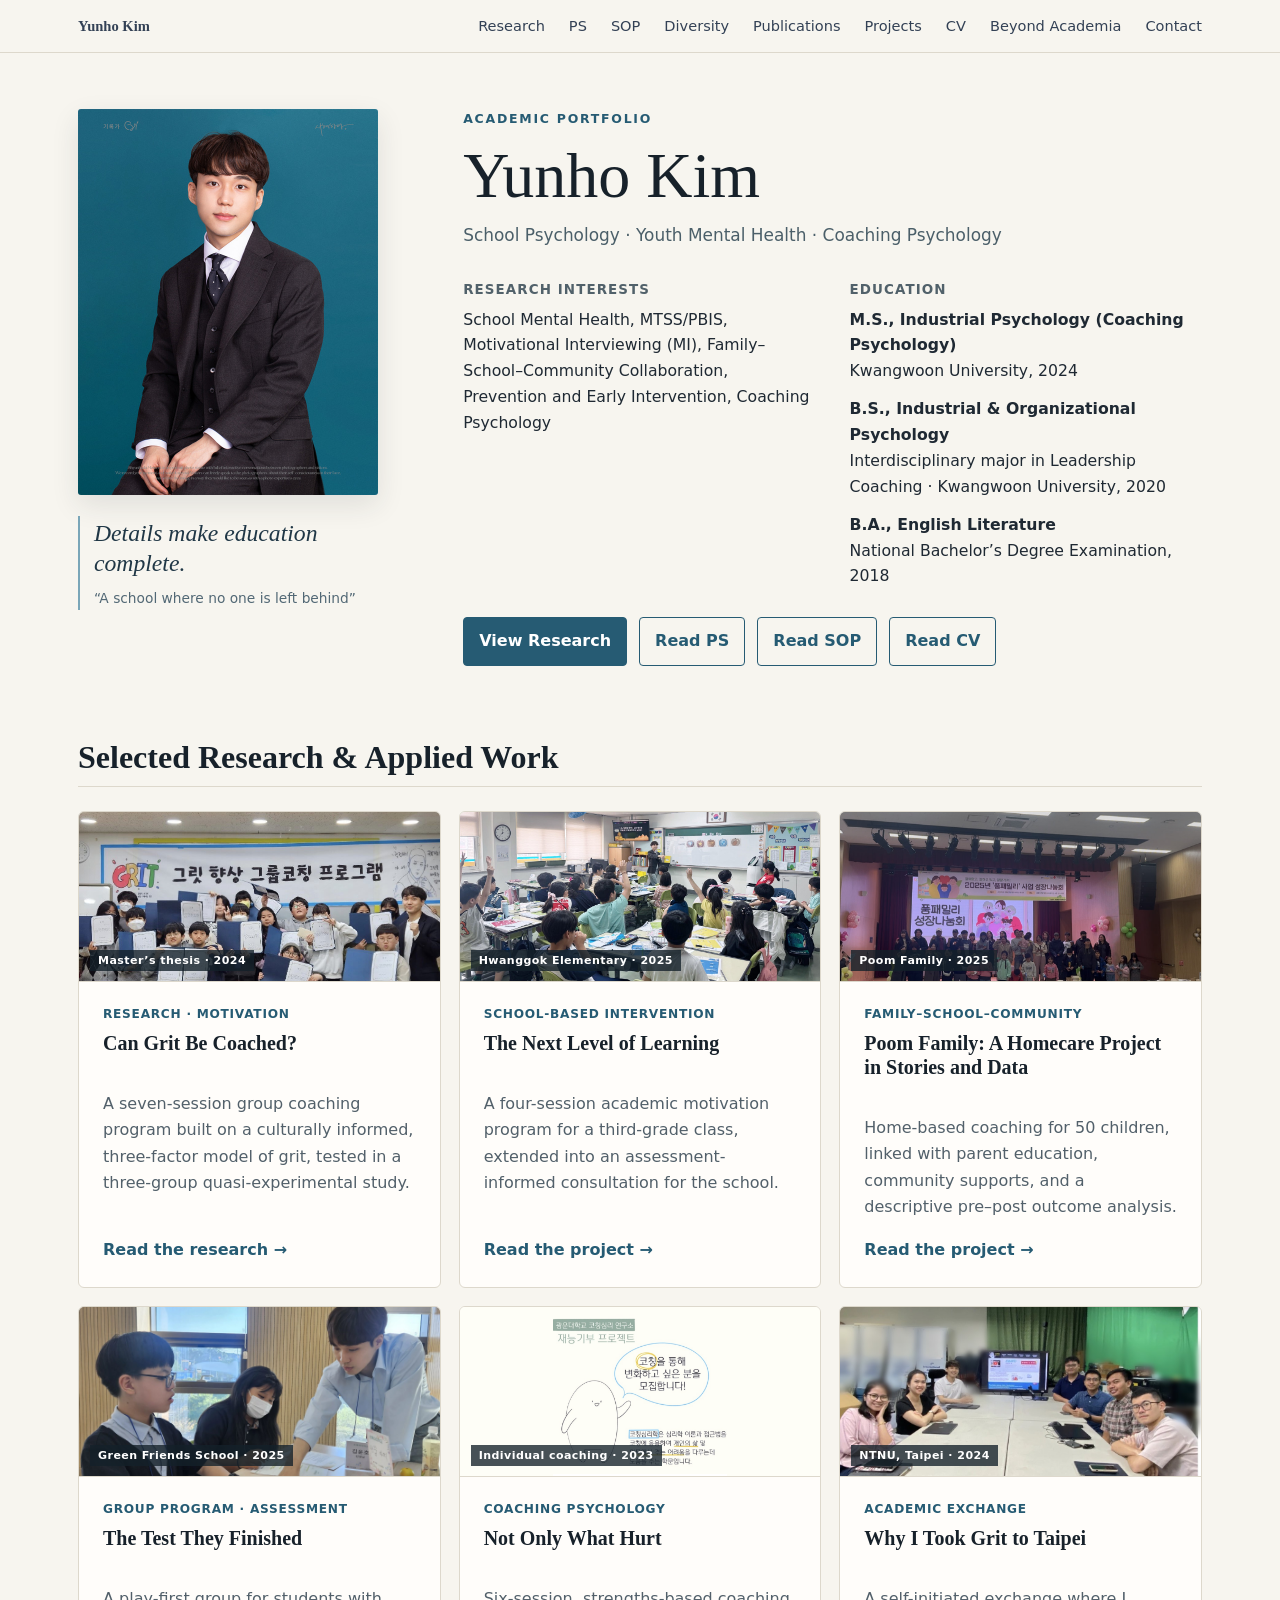
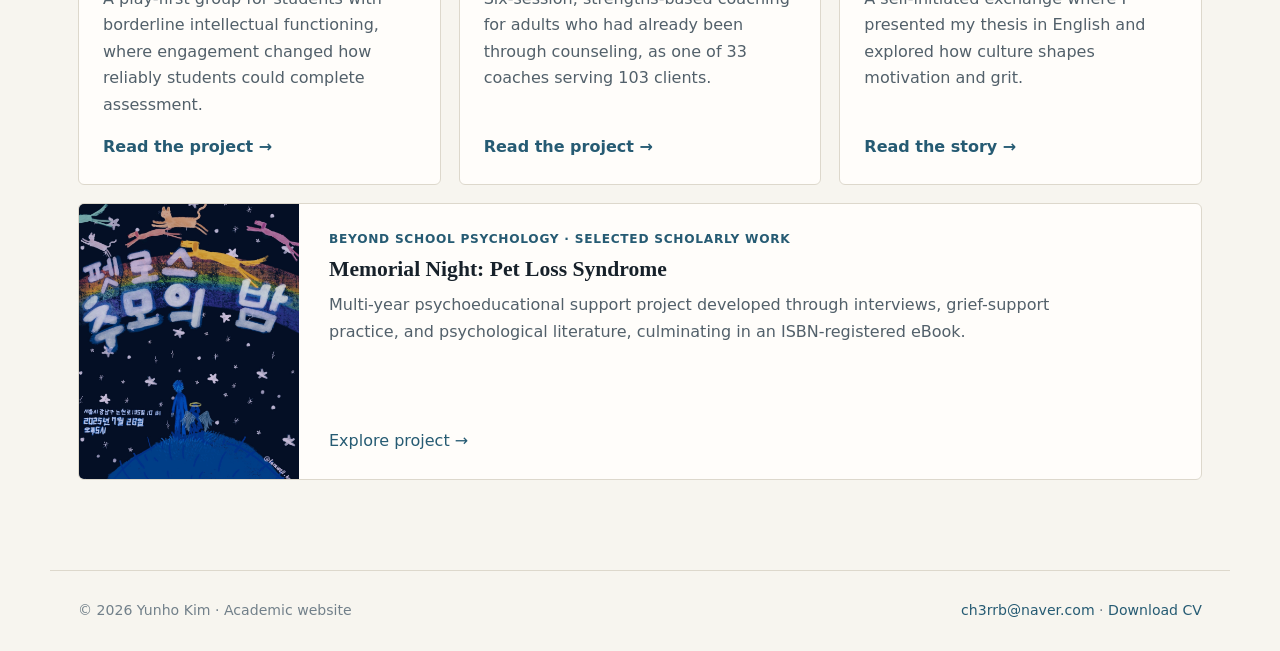
<file: index.html>
<!doctype html><html lang="en"><head><meta charset="utf-8"><meta name="viewport" content="width=device-width,initial-scale=1"><title>Home | Yunho Kim</title><meta name="description" content="Academic website of Yunho Kim: school mental health, MTSS, motivation and behavior change, youth mental health, and coaching psychology."><link rel="stylesheet" href="styles.css?v=nav-restore-20260926">  <script src="analytics.js" defer></script><meta property="og:type" content="website"><meta property="og:site_name" content="Yunho Kim"><meta property="og:title" content="Yunho Kim | Academic Portfolio"><meta property="og:description" content="Academic website of Yunho Kim: school mental health, MTSS, motivation and behavior change, youth mental health, and coaching psychology."><meta property="og:url" content="https://yunhokim-coder.github.io/yuns-personal-website/"><meta property="og:image" content="https://yunhokim-coder.github.io/yuns-personal-website/og-profile.jpg"><meta property="og:image:width" content="1200"><meta property="og:image:height" content="630"><meta property="og:image:alt" content="Portrait of Yunho Kim"><meta name="twitter:card" content="summary_large_image"><meta name="twitter:image" content="https://yunhokim-coder.github.io/yuns-personal-website/og-profile.jpg"></head><body><header class="site-header"><nav class="nav"><a class="brand" href="index.html">Yunho Kim</a>
<a href="research.html">Research</a>
<a href="ps.html">PS</a>
<a href="sop.html">SOP</a>
<a href="diversity.html">Diversity</a>
<a href="publications.html">Publications</a>
<a href="projects.html">Projects</a>
<a href="cv.html">CV</a>
<a href="beyond.html">Beyond Academia</a>
<a href="contact.html">Contact</a></nav></header><main><section class="hero">
<div class="portrait-column"><img class="portrait" src="profile.jpg" alt="Portrait of Yunho Kim"><div class="hero-mission"><p class="hero-motto">Details make education complete.</p><p class="hero-motto-caption">“A school where no one is left behind”</p></div></div>
<div class="hero-copy"><div class="eyebrow">Academic Portfolio</div><h1>Yunho Kim</h1>
<div class="subtitle">School Psychology · Youth Mental Health · Coaching Psychology</div>
<div class="meta-grid">
<div class="meta"><h3>Research Interests</h3><p>School Mental Health, MTSS/PBIS, Motivational Interviewing (MI), Family–School–Community Collaboration, Prevention and Early Intervention, Coaching Psychology</p></div>
<div class="meta"><h3>Education</h3><p><strong>M.S., Industrial Psychology (Coaching Psychology)</strong><br>Kwangwoon University, 2024</p><p><strong>B.S., Industrial &amp; Organizational Psychology</strong><br>Interdisciplinary major in Leadership Coaching · Kwangwoon University, 2020</p><p><strong>B.A., English Literature</strong><br>National Bachelor’s Degree Examination, 2018</p></div>
</div>
<div class="actions"><a class="btn primary" href="research.html">View Research</a><a class="btn" href="ps.html">Read PS</a><a class="btn" href="sop.html">Read SOP</a><a class="btn" href="cv.html">Read CV</a></div>
</div></section>
<section class="section"><h2 class="section-title">Selected Research &amp; Applied Work</h2><div class="cards home-cards">
<article class="card home-card"><a class="card-media" href="research.html#grit-thesis" tabindex="-1" aria-hidden="true"><img src="ps-grit-coaching.jpg" alt="" loading="lazy" style="object-position:center 62%"><span class="card-cap">Master’s thesis · 2024</span></a><div class="tag">Research · Motivation</div><h3><a href="research.html#grit-thesis">Can Grit Be Coached?</a></h3><p>A seven-session group coaching program built on a culturally informed, three-factor model of grit, tested in a three-group quasi-experimental study.</p><a class="card-more" href="research.html#grit-thesis">Read the research →</a></article><article class="card home-card"><a class="card-media" href="projects.html#hwanggok" tabindex="-1" aria-hidden="true"><img src="hwanggok-classroom-2025.jpg" alt="" loading="lazy" style="object-position:center 48%"><span class="card-cap">Hwanggok Elementary · 2025</span></a><div class="tag">School-based intervention</div><h3><a href="projects.html#hwanggok">The Next Level of Learning</a></h3><p>A four-session academic motivation program for a third-grade class, extended into an assessment-informed consultation for the school.</p><a class="card-more" href="projects.html#hwanggok">Read the project →</a></article><article class="card home-card"><a class="card-media" href="projects.html#poom-family" tabindex="-1" aria-hidden="true"><img src="poom-family-sharing-2025.jpg" alt="" loading="lazy" style="object-position:center 52%"><span class="card-cap">Poom Family · 2025</span></a><div class="tag">Family–school–community</div><h3><a href="projects.html#poom-family">Poom Family: A Homecare Project in Stories and Data</a></h3><p>Home-based coaching for 50 children, linked with parent education, community supports, and a descriptive pre–post outcome analysis.</p><a class="card-more" href="projects.html#poom-family">Read the project →</a></article><article class="card home-card"><a class="card-media" href="projects.html#green-friends" tabindex="-1" aria-hidden="true"><img src="green-friends-coaching-2025.jpg" alt="" loading="lazy" style="object-position:center 40%"><span class="card-cap">Green Friends School · 2025</span></a><div class="tag">Group program · Assessment</div><h3><a href="projects.html#green-friends">The Test They Finished</a></h3><p>A play-first group for students with borderline intellectual functioning, where engagement changed how reliably students could complete assessment.</p><a class="card-more" href="projects.html#green-friends">Read the project →</a></article><article class="card home-card"><a class="card-media card-media--contain" href="projects.html#cool-summer-night" tabindex="-1" aria-hidden="true"><img src="csn-invite-2023.png" alt="" loading="lazy"><span class="card-cap">Individual coaching · 2023</span></a><div class="tag">Coaching psychology</div><h3><a href="projects.html#cool-summer-night">Not Only What Hurt</a></h3><p>Six-session, strengths-based coaching for adults who had already been through counseling, as one of 33 coaches serving 103 clients.</p><a class="card-more" href="projects.html#cool-summer-night">Read the project →</a></article><article class="card home-card"><a class="card-media" href="publications.html#academic-exchange" tabindex="-1" aria-hidden="true"><img src="ntnu-group-2024.jpg" alt="" loading="lazy" style="object-position:center 55%"><span class="card-cap">NTNU, Taipei · 2024</span></a><div class="tag">Academic exchange</div><h3><a href="publications.html#academic-exchange">Why I Took Grit to Taipei</a></h3><p>A self-initiated exchange where I presented my thesis in English and explored how culture shapes motivation and grit.</p><a class="card-more" href="publications.html#academic-exchange">Read the story →</a></article>
</div>
<aside class="selected-secondary" aria-label="Selected scholarly work beyond school psychology">
  <figure class="selected-secondary-media"><img src="petloss-scholarly-product-2025.jpg" alt="Illustrated Memorial Night artwork showing companion animals beneath a night sky" width="1639" height="2048" loading="lazy"></figure>
  <div class="selected-secondary-copy"><div class="tag">Beyond School Psychology · Selected Scholarly Work</div><h3>Memorial Night: Pet Loss Syndrome</h3><p>Multi-year psychoeducational support project developed through interviews, grief-support practice, and psychological literature, culminating in an ISBN-registered eBook.</p><a href="projects.html#pet-loss">Explore project →</a></div>
</aside></section></main><footer><span>© 2026 Yunho Kim · Academic website</span><span><a href="mailto:ch3rrb@naver.com">ch3rrb@naver.com</a> · <a href="Yunho_Kim_CV_2026-v2.pdf" download>Download CV</a></span></footer></body></html>
</file>
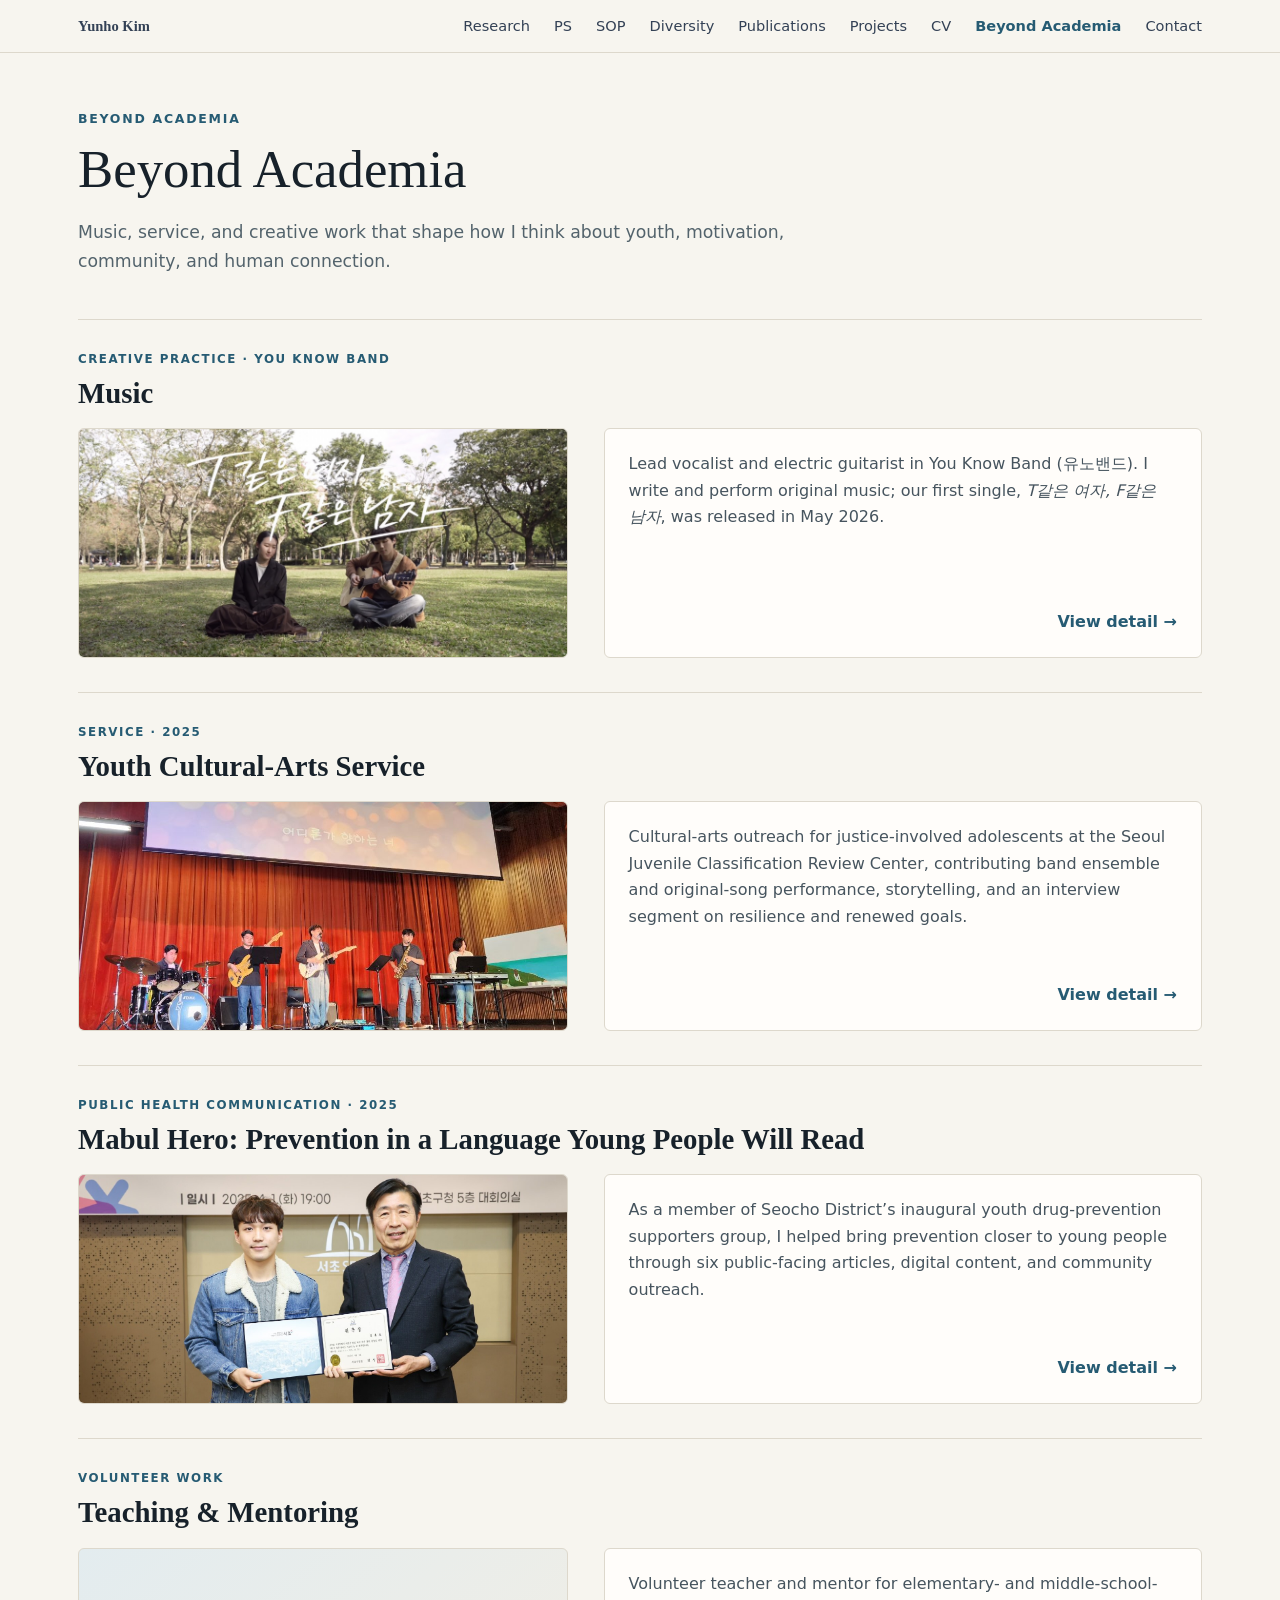
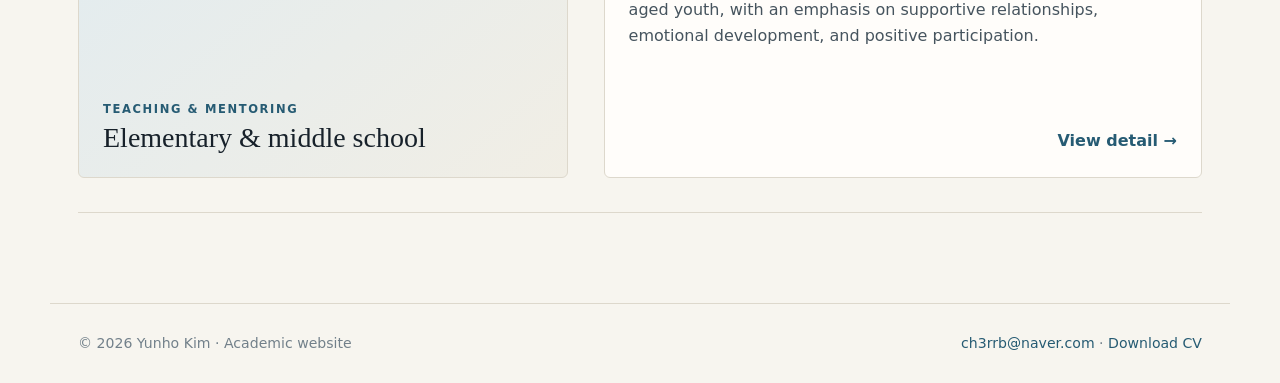
<file: beyond.html>
<!doctype html><html lang="en"><head><meta charset="utf-8"><meta name="viewport" content="width=device-width,initial-scale=1"><title>Beyond Academia | Yunho Kim</title><meta name="description" content="Academic website of Yunho Kim: school mental health, MTSS, motivation and behavior change, youth mental health, and coaching psychology."><link rel="stylesheet" href="styles.css?v=nav-restore-20260926"><script src="collection.js"></script><meta property="og:type" content="website"><meta property="og:site_name" content="Yunho Kim"><meta property="og:title" content="Beyond Academia | Yunho Kim"><meta property="og:description" content="Academic website of Yunho Kim: school mental health, MTSS, motivation and behavior change, youth mental health, and coaching psychology."><meta property="og:url" content="https://yunhokim-coder.github.io/yuns-personal-website/beyond.html"><meta property="og:image" content="https://yunhokim-coder.github.io/yuns-personal-website/og-profile.jpg"><meta property="og:image:width" content="1200"><meta property="og:image:height" content="630"><meta property="og:image:alt" content="Portrait of Yunho Kim"><meta name="twitter:card" content="summary_large_image"><meta name="twitter:image" content="https://yunhokim-coder.github.io/yuns-personal-website/og-profile.jpg"></head><body><header class="site-header"><nav class="nav"><a class="brand" href="index.html">Yunho Kim</a>
<a href="research.html">Research</a>
<a href="ps.html">PS</a>
<a href="sop.html">SOP</a>
<a href="diversity.html">Diversity</a>
<a href="publications.html">Publications</a>
<a href="projects.html">Projects</a>
<a href="cv.html">CV</a>
<a class="active" href="beyond.html">Beyond Academia</a>
<a href="contact.html">Contact</a></nav></header><main><div class="page-head"><div class="eyebrow">Beyond Academia</div><h1>Beyond Academia</h1><p class="lead">Music, service, and creative work that shape how I think about youth, motivation, community, and human connection.</p></div>
<section class="overview" id="overview" aria-label="All of Beyond Academia" data-back-label="All of Beyond Academia">
<article class="overview-item" data-card-for="music"><div class="overview-kicker">Creative practice · You Know Band</div><h2><a href="#music">Music</a></h2><div class="overview-body"><a class="overview-media" href="#music" tabindex="-1" aria-hidden="true"><img src="youknow-band-single.jpg" alt="" loading="lazy"></a><div class="overview-summary"><p>Lead vocalist and electric guitarist in You Know Band (유노밴드). I write and perform original music; our first single, <em>T같은 여자, F같은 남자</em>, was released in May 2026.</p><a class="overview-more" href="#music">View detail →</a></div></div></article>
<article class="overview-item" data-card-for="youth-arts"><div class="overview-kicker">Service · 2025</div><h2><a href="#youth-arts">Youth Cultural-Arts Service</a></h2><div class="overview-body"><a class="overview-media" href="#youth-arts" tabindex="-1" aria-hidden="true"><img src="youth-arts-june-2025.jpg" alt="" loading="lazy"></a><div class="overview-summary"><p>Cultural-arts outreach for justice-involved adolescents at the Seoul Juvenile Classification Review Center, contributing band ensemble and original-song performance, storytelling, and an interview segment on resilience and renewed goals.</p><a class="overview-more" href="#youth-arts">View detail →</a></div></div></article>
<article class="overview-item" data-card-for="mabul-hero"><div class="overview-kicker">Public health communication · 2025</div><h2><a href="#mabul-hero">Mabul Hero: Prevention in a Language Young People Will Read</a></h2><div class="overview-body"><a class="overview-media" href="#mabul-hero" tabindex="-1" aria-hidden="true"><img src="mabul-hero-appointment-2025.jpg" alt="" loading="lazy"></a><div class="overview-summary"><p>As a member of Seocho District’s inaugural youth drug-prevention supporters group, I helped bring prevention closer to young people through six public-facing articles, digital content, and community outreach.</p><a class="overview-more" href="#mabul-hero">View detail →</a></div></div></article>
<article class="overview-item" data-card-for="teaching-mentoring"><div class="overview-kicker">Volunteer work</div><h2><a href="#teaching-mentoring">Teaching &amp; Mentoring</a></h2><div class="overview-body"><a class="overview-media overview-media--text" href="#teaching-mentoring" tabindex="-1" aria-hidden="true"><span>Teaching &amp; mentoring</span><strong>Elementary &amp; middle school</strong></a><div class="overview-summary"><p>Volunteer teacher and mentor for elementary- and middle-school-aged youth, with an emphasis on supportive relationships, emotional development, and positive participation.</p><a class="overview-more" href="#teaching-mentoring">View detail →</a></div></div></article>
</section>
<section class="item music-feature" id="music" data-detail aria-labelledby="music-feature-title">
  <div class="eyebrow">Creative practice</div><h2 id="music-feature-title">Music</h2>
  <p class="music-feature-intro">Lead vocalist and electric guitarist in You Know Band (유노밴드). I write and perform original music and use collaborative music-making as a space for creativity, communication, and connection.</p>
  <div class="music-feature-grid">
    <figure class="music-feature-cover"><img src="youknow-band-single.jpg" alt="Two You Know Band musicians outdoors with the Korean title of their first single over the image" loading="lazy" width="2048" height="1160"><figcaption>Visual for the single <em>T같은 여자, F같은 남자</em>.</figcaption></figure>
    <div class="music-feature-story"><span class="youth-feature-date">First single · May 2026</span><h3>T같은 여자, F같은 남자</h3><p class="music-feature-translation">T-like Woman, F-like Man</p><p>Our first single follows two people who speak about love in different ways and gradually learn to understand each other. I wrote the lyrics, co-composed the song, and played guitar.</p>
      <div class="music-feature-actions"><a class="music-feature-primary" href="https://open.spotify.com/track/3czsN2LvB80CGAe4Q31TVK?si=0oqZNlpUSraksKYEjO9G6g">Listen on Spotify ↗</a><a href="https://www.youtube.com/watch?v=OB9js2-HLg0">Watch the official MV ↗</a></div>
      <p class="music-feature-platforms">Also on <a href="https://music.apple.com/kr/album/t%EA%B0%99%EC%9D%80-%EC%97%AC%EC%9E%90-f%EA%B0%99%EC%9D%80-%EB%82%A8%EC%9E%90/6773282881?i=6773282883">Apple Music</a>, <a href="https://music.youtube.com/playlist?list=OLAK5uy_kI1CAmKKcVxhRyEur9yVt3pmS-QqTpM9Q&si=DfmedZluvzDBvq6c">YouTube Music</a>, <a href="https://kko.to/fwvoMTsMv1">Melon</a>, and <a href="https://linkbio.co/8052911CAYg0p">more platforms</a>.</p>
    </div>
  </div>
  <div class="music-feature-social"><span>Follow the band</span><a href="https://www.instagram.com/you_know__band?igsh=dHd5bG03aWN2YWRj&amp;utm_source=qr">Instagram ↗</a><a href="https://youtube.com/@youknow_band?si=6QXta1VEdQ7iwUAF">YouTube ↗</a><a href="https://lite.tiktok.com/t/ZS92NkoHutU3t-jazUn/">TikTok ↗</a></div>
  <figure class="music-feature-group"><img src="youknow-band-group.jpg" alt="Six You Know Band members sitting together on a grassy field" loading="lazy" width="2048" height="1365"><figcaption>You Know Band, together outdoors.</figcaption></figure>
</section>
<section class="item youth-feature" id="youth-arts" data-detail aria-labelledby="youth-feature-title">
  <div class="youth-feature-heading"><span class="eyebrow">Service · 2025</span><h2 id="youth-feature-title">Youth Cultural-Arts Service</h2></div>
  <p class="youth-feature-intro">Participated in cultural-arts outreach for justice-involved adolescents at the Seoul Juvenile Classification Review Center, contributing band ensemble performance, original-song performance, storytelling, and an interview segment centered on resilience and renewed goals.</p>
  <div class="youth-feature-grid">
    <figure class="youth-feature-photo youth-feature-photo--performance"><img src="youth-arts-june-2025.jpg" alt="Band performing on stage during the June 2025 cultural-arts program" loading="lazy" width="960" height="541"><figcaption>Band performance, June 2025. Photo: Seoul Juvenile Classification Review Center, via <a href="https://kor.theasian.asia/archives/386014">The AsiaN</a>.</figcaption></figure>
    <div class="youth-feature-copy"><span class="youth-feature-date">01 / June 2025</span><h3>Music as a way to reconnect</h3><p>The June program brought a band performance together with electronic violin, visual art, and other performances for adolescents at the center. The reporting describes an evening organized around participation, empathy, and the possibility of a new beginning.</p><p class="youth-feature-links">Coverage: <a href="https://kor.theasian.asia/archives/386014">The AsiaN</a> · <a href="https://www.lawissue.co.kr/view.php?ud=2025062011453855469a8c8bf58f_12">LawIssue</a> · <a href="https://www.kyeongin.com/article/1743770">Kyeongin Ilbo</a></p></div>
  </div>
  <div class="youth-feature-november"><span class="youth-feature-date">02 / November 2025</span><div><h3>Returning to the stage</h3><p>The second visit continued the program’s theme of renewed goals. Alongside the band’s music, the November program included a video interview about dreams and stories of change, according to <a href="https://kor.theasian.asia/archives/396157">The AsiaN’s November report</a>.</p></div></div>
  <figure class="youth-feature-photo youth-feature-photo--final"><img src="youth-arts-november-2025.jpg" alt="Cultural-arts performers and organizers standing together on the auditorium stage after the November 2025 program" loading="lazy" width="1536" height="905"><figcaption>After the November 2025 program at the Seoul Juvenile Classification Review Center.</figcaption></figure>
</section>
<section class="item mabul-feature" id="mabul-hero" data-detail aria-labelledby="mabul-title">
  <div class="eyebrow">Public health communication · 2025</div>
  <h2 id="mabul-title">Mabul Hero: Prevention in a Language Young People Will Read</h2>
  <p class="mabul-deck">Drug prevention can sound distant when it arrives only as a warning. As a member of Seocho District’s inaugural Mabul Hero Supporters, I helped bring the message closer—through youth-facing articles, digital content, and community outreach.</p>

  <div class="mabul-opening">
    <figure class="mabul-photo mabul-photo--appointment"><img src="mabul-hero-appointment-2025.jpg" alt="Yunho Kim receiving his Mabul Hero appointment certificate from Seocho District Mayor Jeon Seong-su" loading="lazy" width="1440" height="960"><figcaption>Receiving my certificate of appointment from Seocho District Mayor Jeon Seong-su at the launch ceremony, April 1, 2025.</figcaption></figure>
    <div class="mabul-copy"><span class="mabul-chapter">01 / The appointment</span><h3>From concern to public language</h3><p>Launched by Seocho District as South Korea’s first local-government youth drug-prevention supporters group, Mabul Hero invited young adults to help shape how prevention reaches their peers.</p><p>My role was not to make the message louder, but to make it easier to enter: translating public-health concerns into language and formats that young people might actually pause to read.</p></div>
  </div>

  <blockquote class="mabul-pull">Prevention works best before risk feels distant, abstract, or like someone else’s problem.</blockquote>

  <div class="mabul-editorial">
    <div class="mabul-copy"><span class="mabul-chapter">02 / Six public-facing articles</span><h3>Turning information into something shareable</h3><p>Across six articles, I contributed to a wider prevention conversation about addiction risk, the misuse of prescription medicines—including diet and ADHD medications—and the ways illegal drug distribution can move through online spaces.</p><p>The editorial challenge was simple but important: keep the information responsible without making it unreadable. Each piece became an exercise in public communication—clear enough to share, grounded enough to trust, and close enough to everyday life to matter.</p></div>
    <aside class="mabul-reading" aria-label="Six Mabul Hero articles"><div class="mabul-reading-head"><span>Published series</span><strong>Six articles</strong></div><div class="mabul-article-grid">
      <a href="https://naver.me/FetWrb1b" target="_blank" rel="noopener"><span>01</span>Read article ↗</a>
      <a href="https://naver.me/xeFxsNtP" target="_blank" rel="noopener"><span>02</span>Read article ↗</a>
      <a href="https://naver.me/xEXRpuQU" target="_blank" rel="noopener"><span>03</span>Read article ↗</a>
      <a href="https://naver.me/FoXVuwYV" target="_blank" rel="noopener"><span>04</span>Read article ↗</a>
      <a href="https://naver.me/5Yo2Cz87" target="_blank" rel="noopener"><span>05</span>Read article ↗</a>
      <a href="https://naver.me/5UVCUUoP" target="_blank" rel="noopener"><span>06</span>Read article ↗</a>
    </div></aside>
  </div>

  <div class="mabul-field-note"><span class="mabul-chapter">03 / Beyond the screen</span><p>The wider initiative carried the same message into the community, including a youth drug-prevention campaign held around World Drug Day at the Seocho Music &amp; Art Festival. Working alongside local public-health, education, police, and pharmacy partners showed me that prevention is strongest when information and community presence reinforce one another.</p><p class="mabul-coverage">Program coverage: <a href="https://www.yna.co.kr/view/AKR20250404022800004" target="_blank" rel="noopener">Yonhap News</a> · <a href="https://www.seoulilbo.com/news/articleView.html?idxno=735797" target="_blank" rel="noopener">Seoul Ilbo</a> · <a href="https://www.obsnews.co.kr/news/articleView.html?idxno=1478536" target="_blank" rel="noopener">OBS News</a></p></div>

  <figure class="mabul-photo mabul-photo--group"><img src="mabul-hero-launch-2025.jpg" alt="The inaugural Seocho Mabul Hero Supporters group holding certificates and prevention campaign signs at the launch ceremony" loading="lazy" width="1440" height="960"><figcaption>The inaugural Mabul Hero Supporters at the launch ceremony, Seocho District Office, April 1, 2025.</figcaption></figure>
</section>
<div class="item" id="teaching-mentoring" data-detail><h2>Teaching & Mentoring</h2><p>Volunteer teacher and mentor for elementary- and middle-school-aged youth, with an emphasis on supportive relationships, emotional development, and positive participation.</p></div></main><footer><span>© 2026 Yunho Kim · Academic website</span><span><a href="mailto:ch3rrb@naver.com">ch3rrb@naver.com</a> · <a href="Yunho_Kim_CV_2026-v2.pdf" download>Download CV</a></span></footer></body></html>
</file>
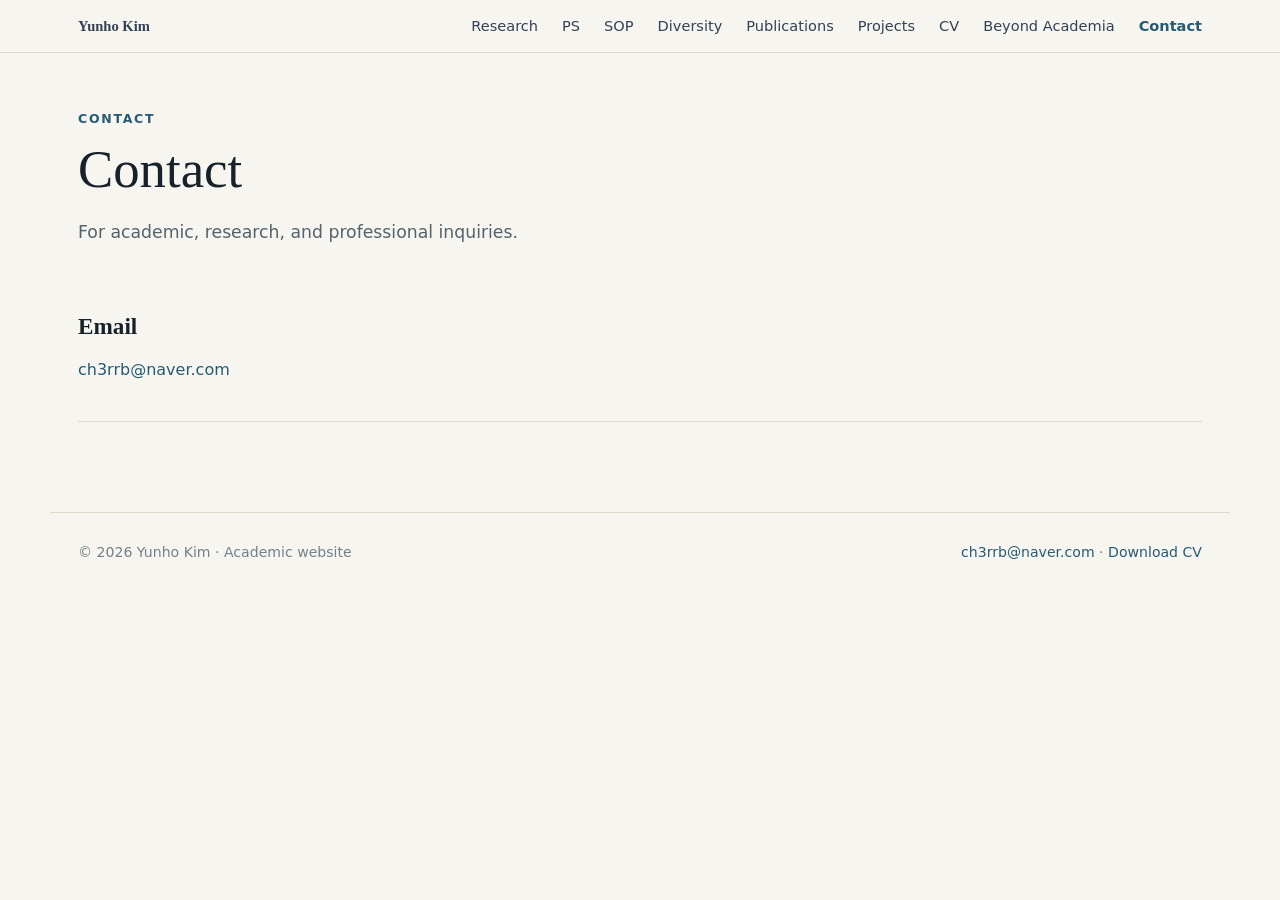
<file: contact.html>
<!doctype html><html lang="en"><head><meta charset="utf-8"><meta name="viewport" content="width=device-width,initial-scale=1"><title>Contact | Yunho Kim</title><meta name="description" content="Academic website of Yunho Kim: school mental health, MTSS, motivation and behavior change, youth mental health, and coaching psychology."><link rel="stylesheet" href="styles.css?v=nav-restore-20260926">  <script src="analytics.js" defer></script><meta property="og:type" content="website"><meta property="og:site_name" content="Yunho Kim"><meta property="og:title" content="Contact | Yunho Kim"><meta property="og:description" content="Academic website of Yunho Kim: school mental health, MTSS, motivation and behavior change, youth mental health, and coaching psychology."><meta property="og:url" content="https://yunhokim-coder.github.io/yuns-personal-website/contact.html"><meta property="og:image" content="https://yunhokim-coder.github.io/yuns-personal-website/og-profile.jpg"><meta property="og:image:width" content="1200"><meta property="og:image:height" content="630"><meta property="og:image:alt" content="Portrait of Yunho Kim"><meta name="twitter:card" content="summary_large_image"><meta name="twitter:image" content="https://yunhokim-coder.github.io/yuns-personal-website/og-profile.jpg"></head><body><header class="site-header"><nav class="nav"><a class="brand" href="index.html">Yunho Kim</a>
<a href="research.html">Research</a>
<a href="ps.html">PS</a>
<a href="sop.html">SOP</a>
<a href="diversity.html">Diversity</a>
<a href="publications.html">Publications</a>
<a href="projects.html">Projects</a>
<a href="cv.html">CV</a>
<a href="beyond.html">Beyond Academia</a>
<a class="active" href="contact.html">Contact</a></nav></header><main><div class="page-head"><div class="eyebrow">Contact</div><h1>Contact</h1><p class="lead">For academic, research, and professional inquiries.</p></div>
<div class="item"><h2>Email</h2><p><a href="mailto:ch3rrb@naver.com">ch3rrb@naver.com</a></p></div></main><footer><span>© 2026 Yunho Kim · Academic website</span><span><a href="mailto:ch3rrb@naver.com">ch3rrb@naver.com</a> · <a href="Yunho_Kim_CV_2026-v2.pdf" download>Download CV</a></span></footer></body></html>
</file>
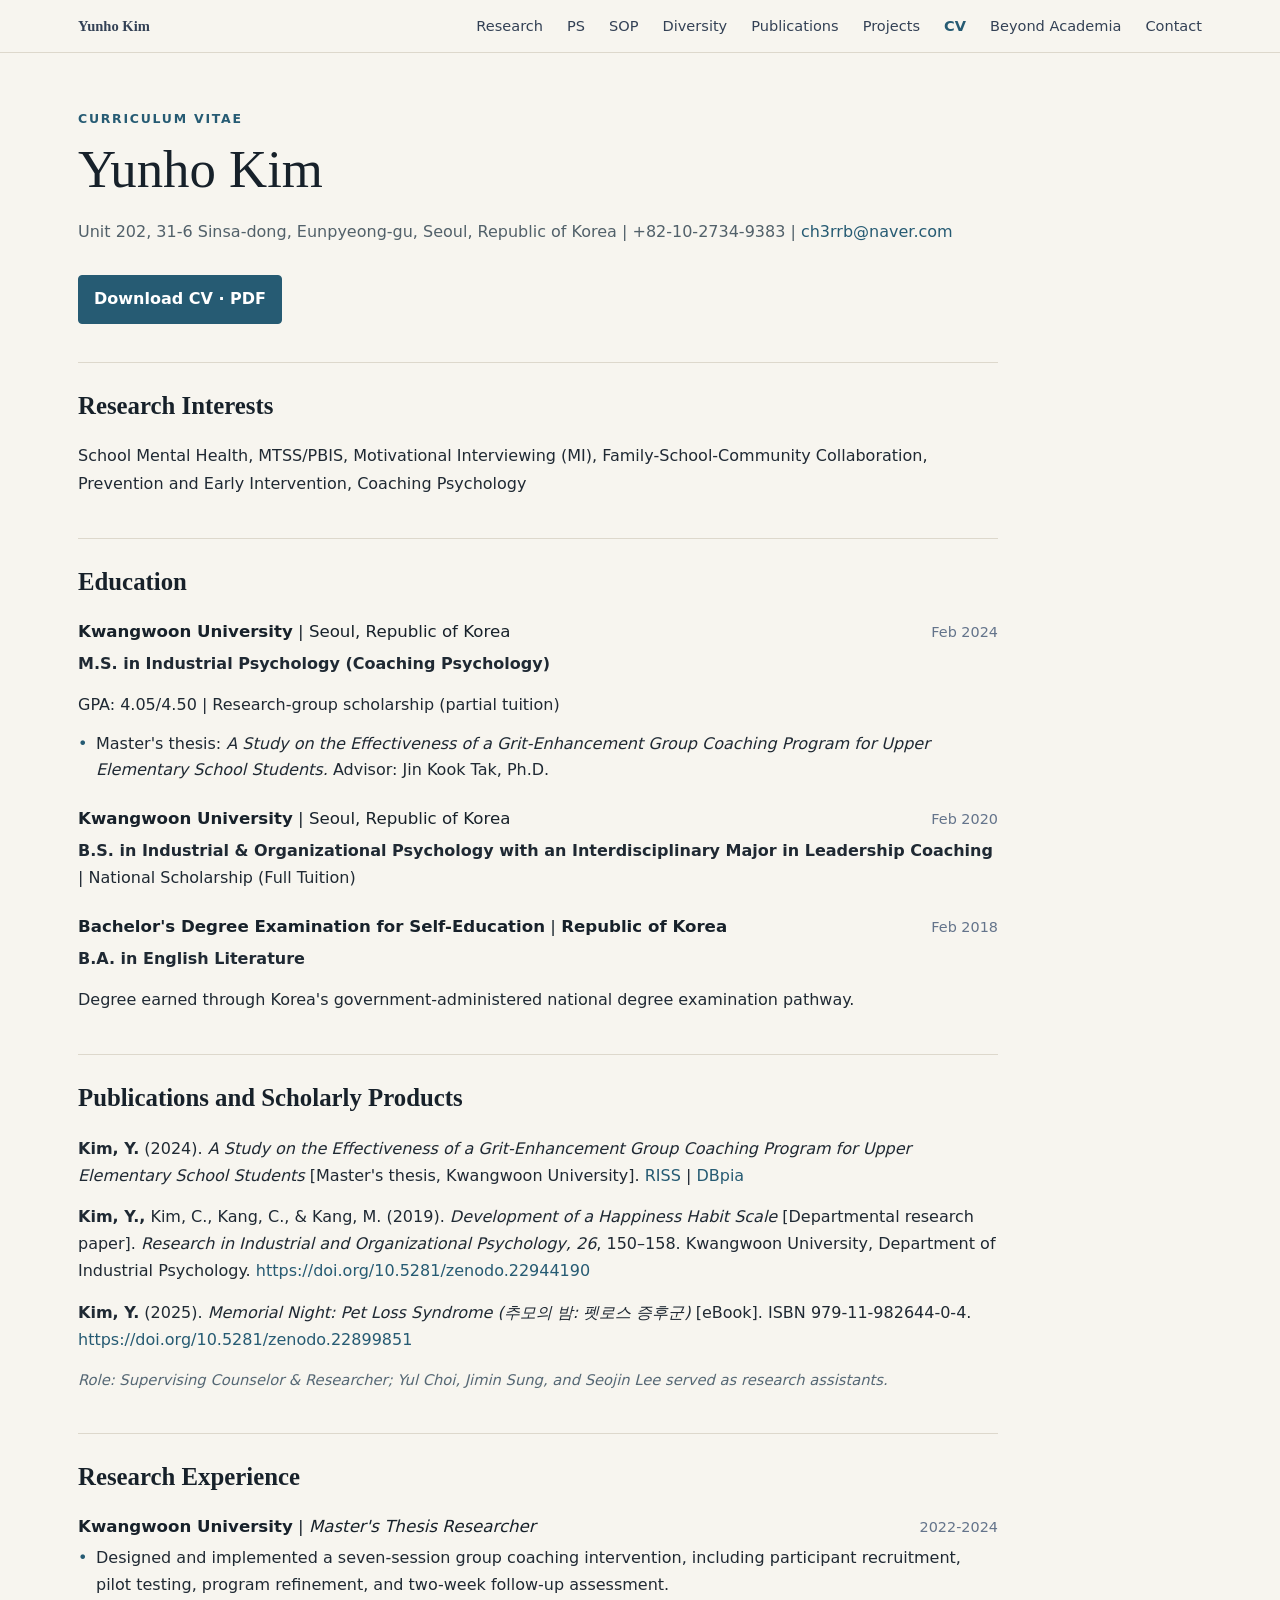
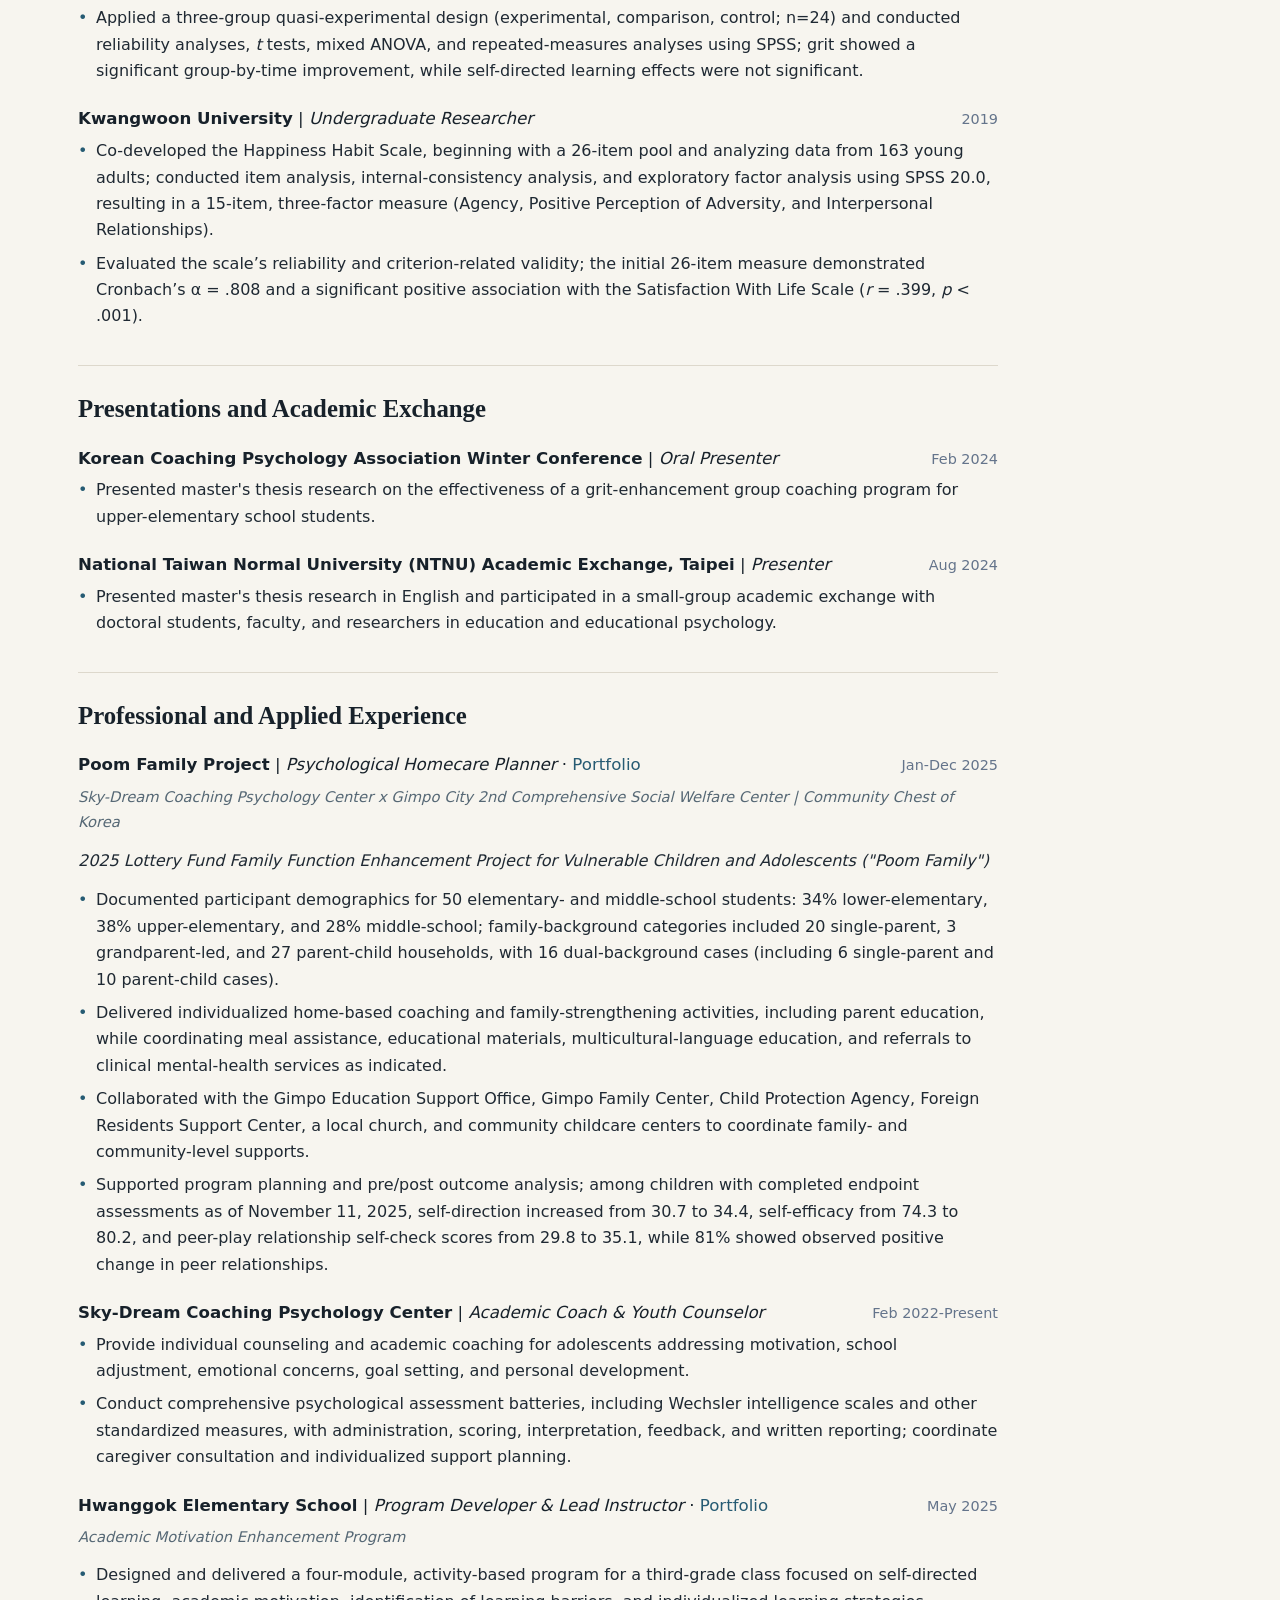
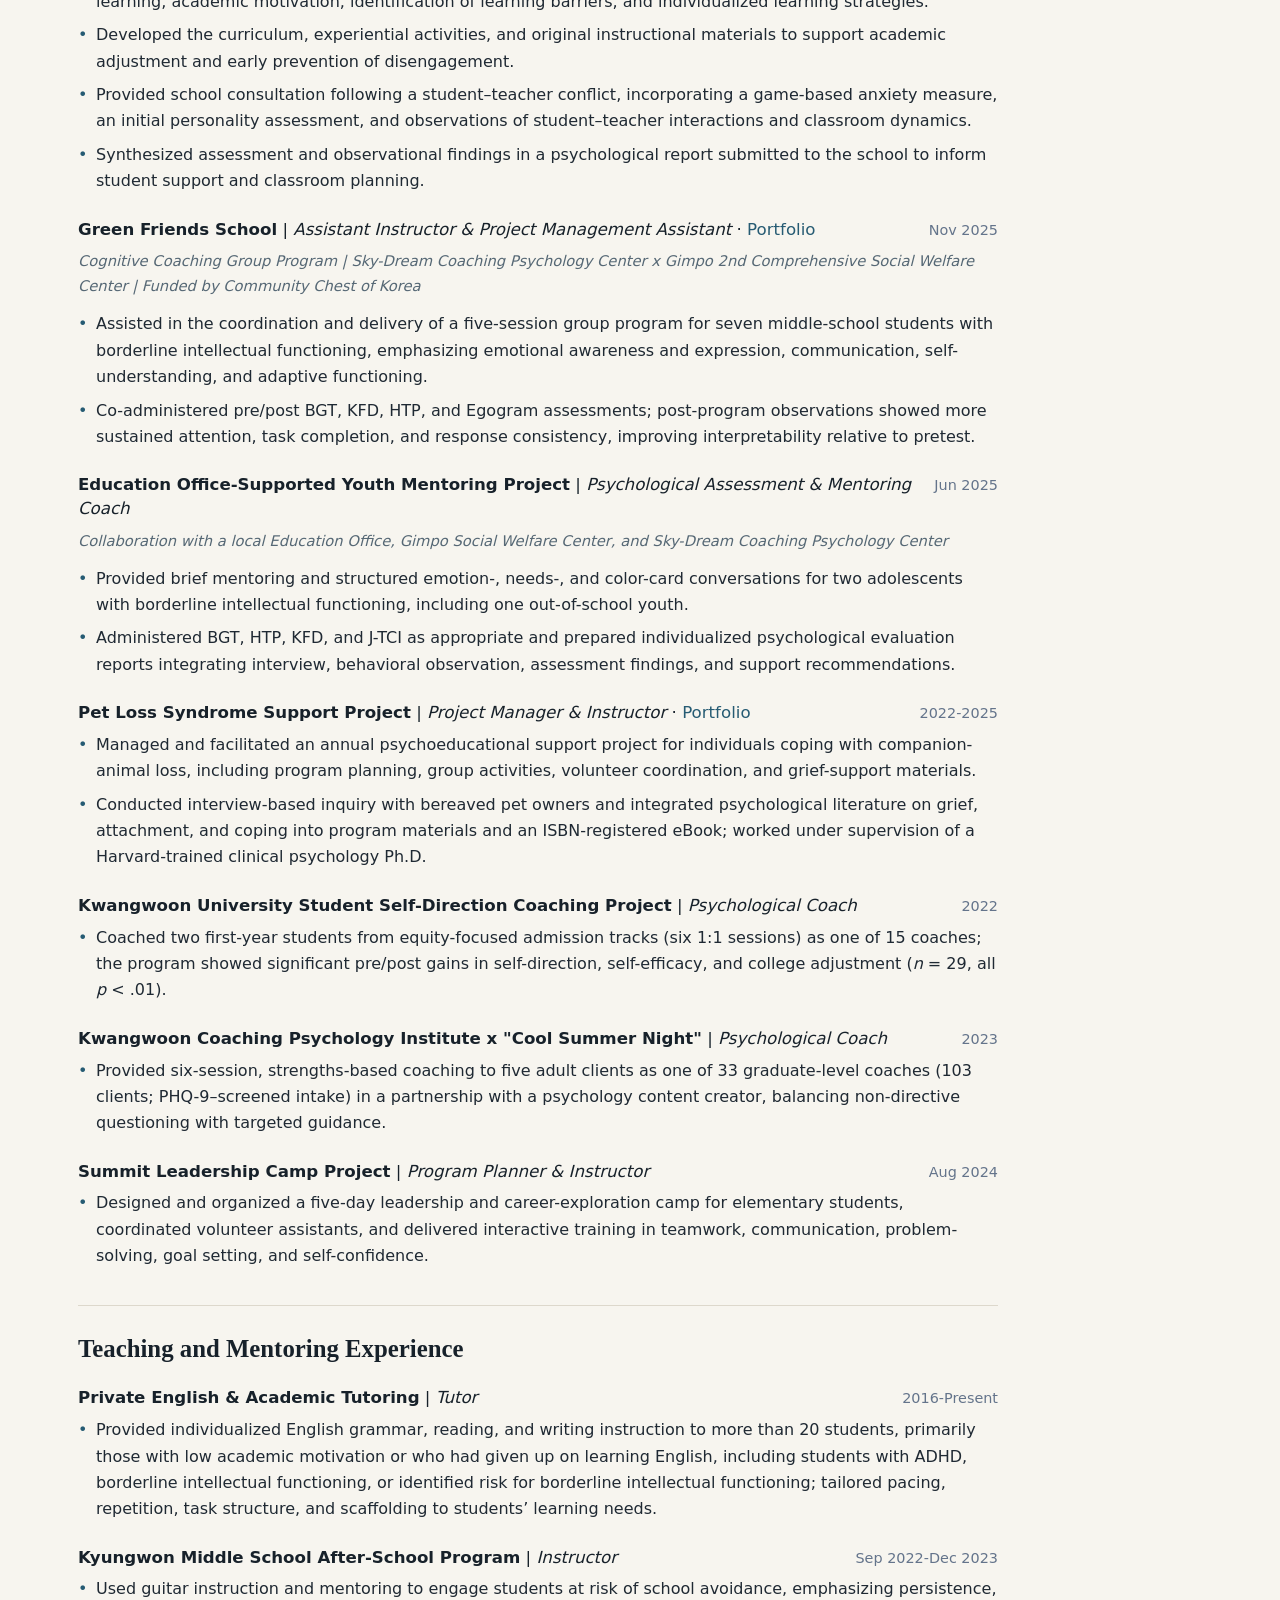
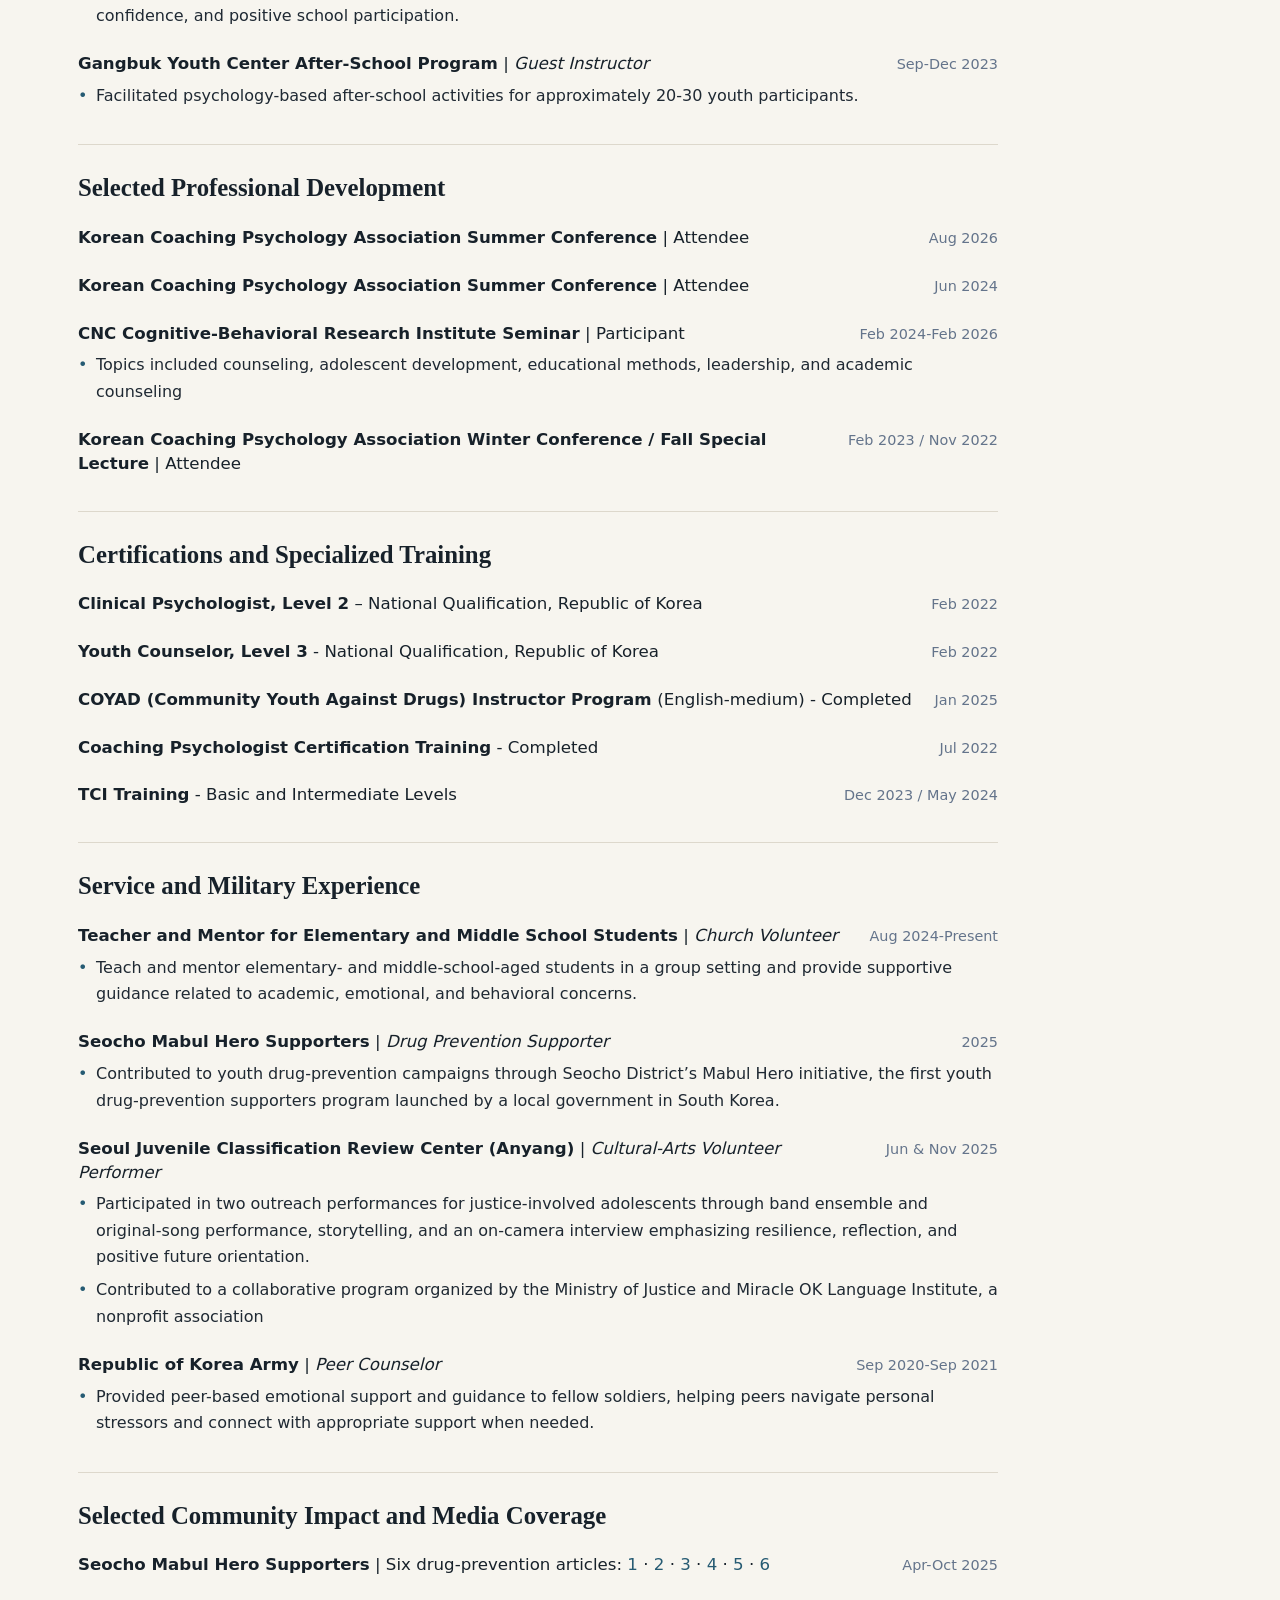
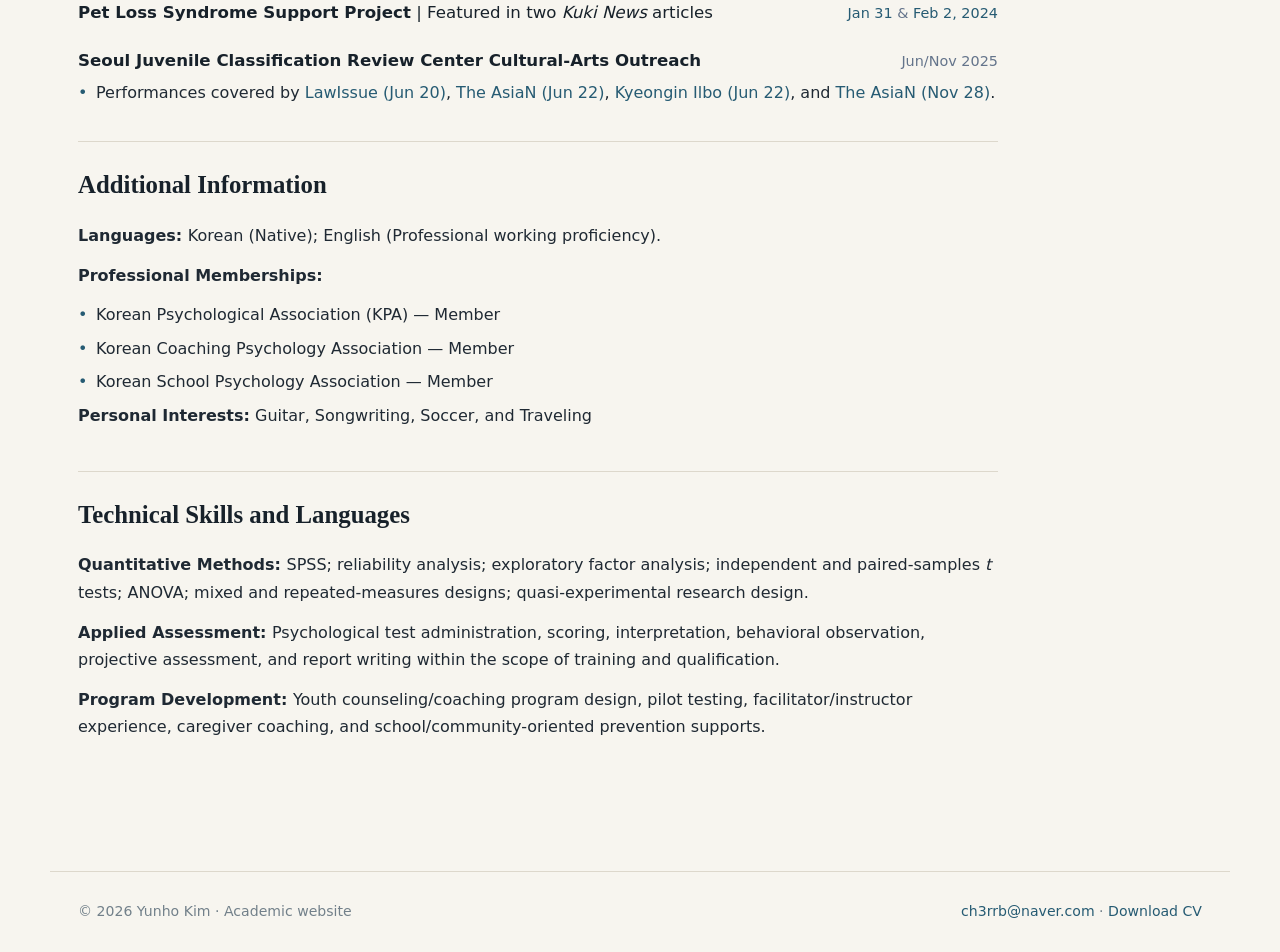
<file: cv.html>
<!doctype html><html lang="en"><head><meta charset="utf-8"><meta name="viewport" content="width=device-width,initial-scale=1"><title>CV | Yunho Kim</title><meta name="description" content="Academic website of Yunho Kim: school mental health, MTSS, motivation and behavior change, youth mental health, and coaching psychology."><link rel="stylesheet" href="styles.css?v=nav-restore-20260926">  <script src="analytics.js" defer></script><meta property="og:type" content="website"><meta property="og:site_name" content="Yunho Kim"><meta property="og:title" content="CV | Yunho Kim"><meta property="og:description" content="Academic website of Yunho Kim: school mental health, MTSS, motivation and behavior change, youth mental health, and coaching psychology."><meta property="og:url" content="https://yunhokim-coder.github.io/yuns-personal-website/cv.html"><meta property="og:image" content="https://yunhokim-coder.github.io/yuns-personal-website/og-profile.jpg"><meta property="og:image:width" content="1200"><meta property="og:image:height" content="630"><meta property="og:image:alt" content="Portrait of Yunho Kim"><meta name="twitter:card" content="summary_large_image"><meta name="twitter:image" content="https://yunhokim-coder.github.io/yuns-personal-website/og-profile.jpg"></head><body><header class="site-header"><nav class="nav"><a class="brand" href="index.html">Yunho Kim</a>
<a href="research.html">Research</a>
<a href="ps.html">PS</a>
<a href="sop.html">SOP</a>
<a href="diversity.html">Diversity</a>
<a href="publications.html">Publications</a>
<a href="projects.html">Projects</a>
<a class="active" href="cv.html">CV</a>
<a href="beyond.html">Beyond Academia</a>
<a href="contact.html">Contact</a></nav></header><main><div class="page-head cv-head"><div class="eyebrow">Curriculum Vitae</div><h1>Yunho Kim</h1><p class="cv-contact">Unit 202, 31-6 Sinsa-dong, Eunpyeong-gu, Seoul, Republic of Korea  |  +82-10-2734-9383  |  <a href="mailto:ch3rrb@naver.com">ch3rrb@naver.com</a></p><div class="actions"><a class="btn primary" href="Yunho_Kim_CV_2026-v2.pdf" download>Download CV · PDF</a></div></div><div class="cv-document">
<section class="cv-section"><h2>Research Interests</h2>
<p class="cv-detail">School Mental Health, MTSS/PBIS, Motivational Interviewing (MI), Family-School-Community Collaboration, Prevention and Early Intervention, Coaching Psychology</p>
</section>
<section class="cv-section"><h2>Education</h2>
<div class="cv-entry"><h3><strong>Kwangwoon University</strong> | Seoul, Republic of Korea</h3><span class="cv-date">Feb 2024</span></div>
<p class="cv-detail"><strong>M.S. in Industrial Psychology (Coaching Psychology)</strong></p>
<p class="cv-detail">GPA: 4.05/4.50  |  Research-group scholarship (partial tuition)</p>
<p class="cv-bullet">Master&#x27;s thesis: <em>A Study on the Effectiveness of a Grit-Enhancement Group Coaching Program for Upper Elementary School Students.</em> Advisor: Jin Kook Tak, Ph.D.</p>
<div class="cv-entry"><h3><strong>Kwangwoon University</strong> | Seoul, Republic of Korea</h3><span class="cv-date">Feb 2020</span></div>
<p class="cv-detail"><strong>B.S. in Industrial &amp; Organizational Psychology with an Interdisciplinary Major in Leadership Coaching</strong>  |  National Scholarship (Full Tuition)</p>
<div class="cv-entry"><h3><strong>Bachelor&#x27;s Degree Examination for Self-Education</strong> | <strong>Republic of Korea</strong></h3><span class="cv-date">Feb 2018</span></div>
<p class="cv-detail"><strong>B.A. in English Literature</strong></p>
<p class="cv-detail">Degree earned through Korea&#x27;s government-administered national degree examination pathway.</p>
</section>
<section class="cv-section"><h2>Publications and Scholarly Products</h2>
<p class="cv-note"><strong>Kim, Y.</strong> (2024). <em>A Study on the Effectiveness of a Grit-Enhancement Group Coaching Program for Upper Elementary School Students</em> [Master&#x27;s thesis, Kwangwoon University]. <a href="https://www.riss.kr/search/Search.do?isDetailSearch=N&amp;searchGubun=true&amp;viewYn=OP&amp;query=%EC%B4%88%EB%93%B1%ED%95%99%EA%B5%90%20%EA%B3%A0%ED%95%99%EB%85%84%20%EB%8C%80%EC%83%81%20%EA%B7%B8%EB%A6%BF%ED%96%A5%EC%83%81%20%EA%B7%B8%EB%A3%B9%EC%BD%94%EC%B9%AD%20%ED%94%84%EB%A1%9C%EA%B7%B8%EB%9E%A8%EC%9D%98%20%ED%9A%A8%EA%B3%BC%EC%84%B1%EC%97%90%20%EA%B4%80%ED%95%9C%20%EC%97%B0%EA%B5%AC" target="_blank" rel="noopener noreferrer">RISS</a> | <a href="https://www.dbpia.co.kr/journal/detail?nodeId=T16940303" target="_blank" rel="noopener noreferrer">DBpia</a></p>
<p class="cv-note"><strong>Kim, Y.,</strong> Kim, C., Kang, C., &amp; Kang, M. (2019). <em>Development of a Happiness Habit Scale</em> [Departmental research paper]. <em>Research in Industrial and Organizational Psychology, 26</em>, 150–158. Kwangwoon University, Department of Industrial Psychology. <a href="https://doi.org/10.5281/zenodo.22944190" target="_blank" rel="noopener noreferrer">https://doi.org/10.5281/zenodo.22944190</a></p>
<p class="cv-note"><strong>Kim, Y.</strong> (2025). <em>Memorial Night: Pet Loss Syndrome (추모의 밤: 펫로스 증후군)</em> [eBook]. ISBN 979-11-982644-0-4. <a href="https://doi.org/10.5281/zenodo.22899851" target="_blank" rel="noopener noreferrer">https://doi.org/10.5281/zenodo.22899851</a></p>
<p class="cv-context"><em>Role: Supervising Counselor &amp; Researcher; Yul Choi, Jimin Sung, and Seojin Lee served as research assistants.</em></p>
</section>
<section class="cv-section"><h2>Research Experience</h2>
<div class="cv-entry"><h3><strong>Kwangwoon University</strong> | <em>Master&#x27;s Thesis Researcher</em></h3><span class="cv-date">2022-2024</span></div>
<p class="cv-bullet">Designed and implemented a seven-session group coaching intervention, including participant recruitment, pilot testing, program refinement, and two-week follow-up assessment.</p>
<p class="cv-bullet">Applied a three-group quasi-experimental design (experimental, comparison, control; n=24) and conducted reliability analyses, <em>t</em> tests, mixed ANOVA, and repeated-measures analyses using SPSS; grit showed a significant group-by-time improvement, while self-directed learning effects were not significant.</p>
<div class="cv-entry"><h3><strong>Kwangwoon University</strong> | <em>Undergraduate Researcher</em></h3><span class="cv-date">2019</span></div>
<p class="cv-bullet">Co-developed the Happiness Habit Scale, beginning with a 26-item pool and analyzing data from 163 young adults; conducted item analysis, internal-consistency analysis, and exploratory factor analysis using SPSS 20.0, resulting in a 15-item, three-factor measure (Agency, Positive Perception of Adversity, and Interpersonal Relationships).</p>
<p class="cv-bullet">Evaluated the scale’s reliability and criterion-related validity; the initial 26-item measure demonstrated Cronbach’s α = .808 and a significant positive association with the Satisfaction With Life Scale (<em>r</em> = .399, <em>p</em> &lt; .001).</p>
</section>
<section class="cv-section"><h2>Presentations and Academic Exchange</h2>
<div class="cv-entry"><h3><strong>Korean Coaching Psychology Association Winter Conference</strong> | <em>Oral Presenter</em></h3><span class="cv-date">Feb 2024</span></div>
<p class="cv-bullet">Presented master&#x27;s thesis research on the effectiveness of a grit-enhancement group coaching program for upper-elementary school students.</p>
<div class="cv-entry"><h3><strong>National Taiwan Normal University (NTNU) Academic Exchange, Taipei</strong> | <em>Presenter</em></h3><span class="cv-date">Aug 2024</span></div>
<p class="cv-bullet">Presented master&#x27;s thesis research in English and participated in a small-group academic exchange with doctoral students, faculty, and researchers in education and educational psychology.</p>
</section>
<section class="cv-section"><h2>Professional and Applied Experience</h2>
<div class="cv-entry"><h3><strong>Poom Family Project</strong> | <em>Psychological Homecare Planner</em> · <a href="projects.html#poom-family">Portfolio</a></h3><span class="cv-date">Jan-Dec 2025</span></div>
<p class="cv-context"><em>Sky-Dream Coaching Psychology Center x Gimpo City 2nd Comprehensive Social Welfare Center | Community Chest of Korea</em></p>
<p class="cv-detail"><em>2025 Lottery Fund Family Function Enhancement Project for Vulnerable Children and Adolescents (&quot;Poom Family&quot;)</em></p>
<p class="cv-bullet">Documented participant demographics for 50 elementary- and middle-school students: 34% lower-elementary, 38% upper-elementary, and 28% middle-school; family-background categories included 20 single-parent, 3 grandparent-led, and 27 parent-child households, with 16 dual-background cases (including 6 single-parent and 10 parent-child cases).</p>
<p class="cv-bullet">Delivered individualized home-based coaching and family-strengthening activities, including parent education, while coordinating meal assistance, educational materials, multicultural-language education, and referrals to clinical mental-health services as indicated.</p>
<p class="cv-bullet">Collaborated with the Gimpo Education Support Office, Gimpo Family Center, Child Protection Agency, Foreign Residents Support Center, a local church, and community childcare centers to coordinate family- and community-level supports.</p>
<p class="cv-bullet">Supported program planning and pre/post outcome analysis; among children with completed endpoint assessments as of November 11, 2025, self-direction increased from 30.7 to 34.4, self-efficacy from 74.3 to 80.2, and peer-play relationship self-check scores from 29.8 to 35.1, while 81% showed observed positive change in peer relationships.</p>
<div class="cv-entry"><h3><strong>Sky-Dream Coaching Psychology Center</strong> | <em>Academic Coach &amp; Youth Counselor</em></h3><span class="cv-date">Feb 2022-Present</span></div>
<p class="cv-bullet">Provide individual counseling and academic coaching for adolescents addressing motivation, school adjustment, emotional concerns, goal setting, and personal development.</p>
<p class="cv-bullet">Conduct comprehensive psychological assessment batteries, including Wechsler intelligence scales and other standardized measures, with administration, scoring, interpretation, feedback, and written reporting; coordinate caregiver consultation and individualized support planning.</p>
<div class="cv-entry"><h3><strong>Hwanggok Elementary School</strong> | <em>Program Developer &amp; Lead Instructor</em> · <a href="projects.html#hwanggok">Portfolio</a></h3><span class="cv-date">May 2025</span></div>
<p class="cv-context"><em>Academic Motivation Enhancement Program</em></p>
<p class="cv-bullet">Designed and delivered a four-module, activity-based program for a third-grade class focused on self-directed learning, academic motivation, identification of learning barriers, and individualized learning strategies.</p>
<p class="cv-bullet">Developed the curriculum, experiential activities, and original instructional materials to support academic adjustment and early prevention of disengagement.</p>
<p class="cv-bullet">Provided school consultation following a student–teacher conflict, incorporating a game-based anxiety measure, an initial personality assessment, and observations of student–teacher interactions and classroom dynamics.</p>
<p class="cv-bullet">Synthesized assessment and observational findings in a psychological report submitted to the school to inform student support and classroom planning.</p>
<div class="cv-entry"><h3><strong>Green Friends School</strong> | <em>Assistant Instructor &amp; Project Management Assistant</em> · <a href="projects.html#green-friends">Portfolio</a></h3><span class="cv-date">Nov 2025</span></div>
<p class="cv-context"><em>Cognitive Coaching Group Program | Sky-Dream Coaching Psychology Center x Gimpo 2nd Comprehensive Social Welfare Center | Funded by Community Chest of Korea</em></p>
<p class="cv-bullet">Assisted in the coordination and delivery of a five-session group program for seven middle-school students with borderline intellectual functioning, emphasizing emotional awareness and expression, communication, self-understanding, and adaptive functioning.</p>
<p class="cv-bullet">Co-administered pre/post BGT, KFD, HTP, and Egogram assessments; post-program observations showed more sustained attention, task completion, and response consistency, improving interpretability relative to pretest.</p>
<div class="cv-entry"><h3><strong>Education Office-Supported Youth Mentoring Project</strong> | <em>Psychological Assessment &amp; Mentoring Coach</em></h3><span class="cv-date">Jun 2025</span></div>
<p class="cv-context"><em>Collaboration with a local Education Office, Gimpo Social Welfare Center, and Sky-Dream Coaching Psychology Center</em></p>
<p class="cv-bullet">Provided brief mentoring and structured emotion-, needs-, and color-card conversations for two adolescents with borderline intellectual functioning, including one out-of-school youth.</p>
<p class="cv-bullet">Administered BGT, HTP, KFD, and J-TCI as appropriate and prepared individualized psychological evaluation reports integrating interview, behavioral observation, assessment findings, and support recommendations.</p>
<div class="cv-entry"><h3><strong>Pet Loss Syndrome Support Project</strong> | <em>Project Manager &amp; Instructor</em> · <a href="projects.html#pet-loss">Portfolio</a></h3><span class="cv-date">2022-2025</span></div>
<p class="cv-bullet">Managed and facilitated an annual psychoeducational support project for individuals coping with companion-animal loss, including program planning, group activities, volunteer coordination, and grief-support materials.</p>
<p class="cv-bullet">Conducted interview-based inquiry with bereaved pet owners and integrated psychological literature on grief, attachment, and coping into program materials and an ISBN-registered eBook; worked under supervision of a Harvard-trained clinical psychology Ph.D.</p>
<div class="cv-entry"><h3><strong>Kwangwoon University Student Self-Direction Coaching Project</strong> | <em>Psychological Coach</em></h3><span class="cv-date">2022</span></div>
<p class="cv-bullet">Coached two first-year students from equity-focused admission tracks (six 1:1 sessions) as one of 15 coaches; the program showed significant pre/post gains in self-direction, self-efficacy, and college adjustment (<em>n</em> = 29, all <em>p</em> &lt; .01).</p>
<div class="cv-entry"><h3><strong>Kwangwoon Coaching Psychology Institute x &quot;Cool Summer Night&quot;</strong> | <em>Psychological Coach</em></h3><span class="cv-date">2023</span></div>
<p class="cv-bullet">Provided six-session, strengths-based coaching to five adult clients as one of 33 graduate-level coaches (103 clients; PHQ-9–screened intake) in a partnership with a psychology content creator, balancing non-directive questioning with targeted guidance.</p>
<div class="cv-entry"><h3><strong>Summit Leadership Camp Project</strong> | <em>Program Planner &amp; Instructor</em></h3><span class="cv-date">Aug 2024</span></div>
<p class="cv-bullet">Designed and organized a five-day leadership and career-exploration camp for elementary students, coordinated volunteer assistants, and delivered interactive training in teamwork, communication, problem-solving, goal setting, and self-confidence.</p>
</section>
<section class="cv-section"><h2>Teaching and Mentoring Experience</h2>
<div class="cv-entry"><h3><strong>Private English &amp; Academic Tutoring</strong> | <em>Tutor</em></h3><span class="cv-date">2016-Present</span></div>
<p class="cv-bullet">Provided individualized English grammar, reading, and writing instruction to more than 20 students, primarily those with low academic motivation or who had given up on learning English, including students with ADHD, borderline intellectual functioning, or identified risk for borderline intellectual functioning; tailored pacing, repetition, task structure, and scaffolding to students’ learning needs.</p>
<div class="cv-entry"><h3><strong>Kyungwon Middle School After-School Program</strong> | <em>Instructor</em></h3><span class="cv-date">Sep 2022-Dec 2023</span></div>
<p class="cv-bullet">Used guitar instruction and mentoring to engage students at risk of school avoidance, emphasizing persistence, confidence, and positive school participation.</p>
<div class="cv-entry"><h3><strong>Gangbuk Youth Center After-School Program</strong> | <em>Guest Instructor</em></h3><span class="cv-date">Sep-Dec 2023</span></div>
<p class="cv-bullet">Facilitated psychology-based after-school activities for approximately 20-30 youth participants.</p>
</section>
<section class="cv-section"><h2>Selected Professional Development</h2>
<div class="cv-entry"><h3><strong>Korean Coaching Psychology Association Summer Conference</strong> | Attendee</h3><span class="cv-date">Aug 2026</span></div>
<div class="cv-entry"><h3><strong>Korean Coaching Psychology Association Summer Conference</strong> | Attendee</h3><span class="cv-date">Jun 2024</span></div>
<div class="cv-entry"><h3><strong>CNC Cognitive-Behavioral Research Institute Seminar</strong> | Participant</h3><span class="cv-date">Feb 2024-Feb 2026</span></div>
<p class="cv-bullet">Topics included counseling, adolescent development, educational methods, leadership, and academic counseling</p>
<div class="cv-entry"><h3><strong>Korean Coaching Psychology Association Winter Conference / Fall Special Lecture</strong> | Attendee</h3><span class="cv-date">Feb 2023 / Nov 2022</span></div>
</section>
<section class="cv-section"><h2>Certifications and Specialized Training</h2>
<div class="cv-entry"><h3><strong>Clinical Psychologist, Level 2</strong> – National Qualification, Republic of Korea</h3><span class="cv-date">Feb 2022</span></div>
<div class="cv-entry"><h3><strong>Youth Counselor, Level 3</strong> - National Qualification, Republic of Korea</h3><span class="cv-date">Feb 2022</span></div>
<div class="cv-entry"><h3><strong>COYAD (Community Youth Against Drugs) Instructor Program </strong>(English-medium) - Completed</h3><span class="cv-date">Jan 2025</span></div>
<div class="cv-entry"><h3><strong>Coaching Psychologist Certification Training</strong> - Completed</h3><span class="cv-date">Jul 2022</span></div>
<div class="cv-entry"><h3><strong>TCI Training</strong> - Basic and Intermediate Levels</h3><span class="cv-date">Dec 2023 / May 2024</span></div>
</section>
<section class="cv-section"><h2>Service and Military Experience</h2>
<div class="cv-entry"><h3><strong>Teacher and Mentor for Elementary and Middle School Students</strong> | <em>Church Volunteer</em></h3><span class="cv-date">Aug 2024-Present</span></div>
<p class="cv-bullet">Teach and mentor elementary- and middle-school-aged students in a group setting and provide supportive guidance related to academic, emotional, and behavioral concerns.</p>
<div class="cv-entry"><h3><strong>Seocho Mabul Hero Supporters</strong> | <em>Drug Prevention Supporter</em></h3><span class="cv-date">2025</span></div>
<p class="cv-bullet">Contributed to youth drug-prevention campaigns through Seocho District’s Mabul Hero initiative, the first youth drug-prevention supporters program launched by a local government in South Korea.</p>
<div class="cv-entry"><h3><strong>Seoul Juvenile Classification Review Center (Anyang)</strong> | <em>Cultural-Arts Volunteer Performer</em></h3><span class="cv-date">Jun &amp; Nov 2025</span></div>
<p class="cv-bullet">Participated in two outreach performances for justice-involved adolescents through band ensemble and original-song performance, storytelling, and an on-camera interview emphasizing resilience, reflection, and positive future orientation.</p>
<p class="cv-bullet">Contributed to a collaborative program organized by the Ministry of Justice and Miracle OK Language Institute, a nonprofit association</p>
<div class="cv-entry"><h3><strong>Republic of Korea Army</strong> | <em>Peer Counselor</em></h3><span class="cv-date">Sep 2020-Sep 2021</span></div>
<p class="cv-bullet">Provided peer-based emotional support and guidance to fellow soldiers, helping peers navigate personal stressors and connect with appropriate support when needed.</p>
</section>
<section class="cv-section"><h2>Selected Community Impact and Media Coverage</h2>
<div class="cv-entry"><h3><strong>Seocho Mabul Hero Supporters</strong> | Six drug-prevention articles: <a href="https://naver.me/FetWrb1b" target="_blank" rel="noopener noreferrer">1</a> · <a href="https://naver.me/xeFxsNtP" target="_blank" rel="noopener noreferrer">2</a> · <a href="https://naver.me/xEXRpuQU" target="_blank" rel="noopener noreferrer">3</a> · <a href="https://naver.me/FoXVuwYV" target="_blank" rel="noopener noreferrer">4</a> · <a href="https://naver.me/5Yo2Cz87" target="_blank" rel="noopener noreferrer">5</a> · <a href="https://naver.me/5UVCUUoP" target="_blank" rel="noopener noreferrer">6</a></h3><span class="cv-date">Apr-Oct 2025</span></div>
<div class="cv-entry"><h3><strong>Pet Loss Syndrome Support Project</strong> | Featured in two <em>Kuki News</em> articles</h3><span class="cv-date"><a href="https://www.kukinews.com/article/view/kuk202401300197" target="_blank" rel="noopener noreferrer">Jan 31</a> &amp; <a href="https://www.kukinews.com/article/view/kuk202402020048" target="_blank" rel="noopener noreferrer">Feb 2, 2024</a></span></div>
<div class="cv-entry"><h3><strong>Seoul Juvenile Classification Review Center Cultural-Arts Outreach</strong></h3><span class="cv-date">Jun/Nov 2025</span></div>
<p class="cv-bullet">Performances covered by <a href="https://www.lawissue.co.kr/view.php?ud=2025062011453855469a8c8bf58f_12" target="_blank" rel="noopener noreferrer">LawIssue (Jun 20)</a>, <a href="https://kor.theasian.asia/archives/386014" target="_blank" rel="noopener noreferrer">The AsiaN (Jun 22)</a>, <a href="https://www.kyeongin.com/article/1743770" target="_blank" rel="noopener noreferrer">Kyeongin Ilbo (Jun 22)</a>, and <a href="https://kor.theasian.asia/archives/396157" target="_blank" rel="noopener noreferrer">The AsiaN (Nov 28)</a>.</p>
</section>
<section class="cv-section"><h2>Additional Information</h2>
<p class="cv-detail"><strong>Languages: </strong>Korean (Native); English (Professional working proficiency).</p>
<p class="cv-detail"><strong>Professional Memberships:</strong></p>
<p class="cv-bullet">Korean Psychological Association (KPA) — Member</p>
<p class="cv-bullet">Korean Coaching Psychology Association — Member</p>
<p class="cv-bullet">Korean School Psychology Association — Member</p>
<p class="cv-detail"><strong>Personal Interests:</strong> Guitar, Songwriting, Soccer, and Traveling</p>
</section>
<section class="cv-section"><h2>Technical Skills and Languages</h2>
<p class="cv-detail"><strong>Quantitative Methods: </strong>SPSS; reliability analysis; exploratory factor analysis; independent and paired-samples <em>t</em> tests; ANOVA; mixed and repeated-measures designs; quasi-experimental research design.</p>
<p class="cv-detail"><strong>Applied Assessment: </strong>Psychological test administration, scoring, interpretation, behavioral observation, projective assessment, and report writing within the scope of training and qualification.</p>
<p class="cv-detail"><strong>Program Development: </strong>Youth counseling/coaching program design, pilot testing, facilitator/instructor experience, caregiver coaching, and school/community-oriented prevention supports.</p>
</section>
</div></main><footer><span>© 2026 Yunho Kim · Academic website</span><span><a href="mailto:ch3rrb@naver.com">ch3rrb@naver.com</a> · <a href="Yunho_Kim_CV_2026-v2.pdf" download>Download CV</a></span></footer></body></html>
</file>
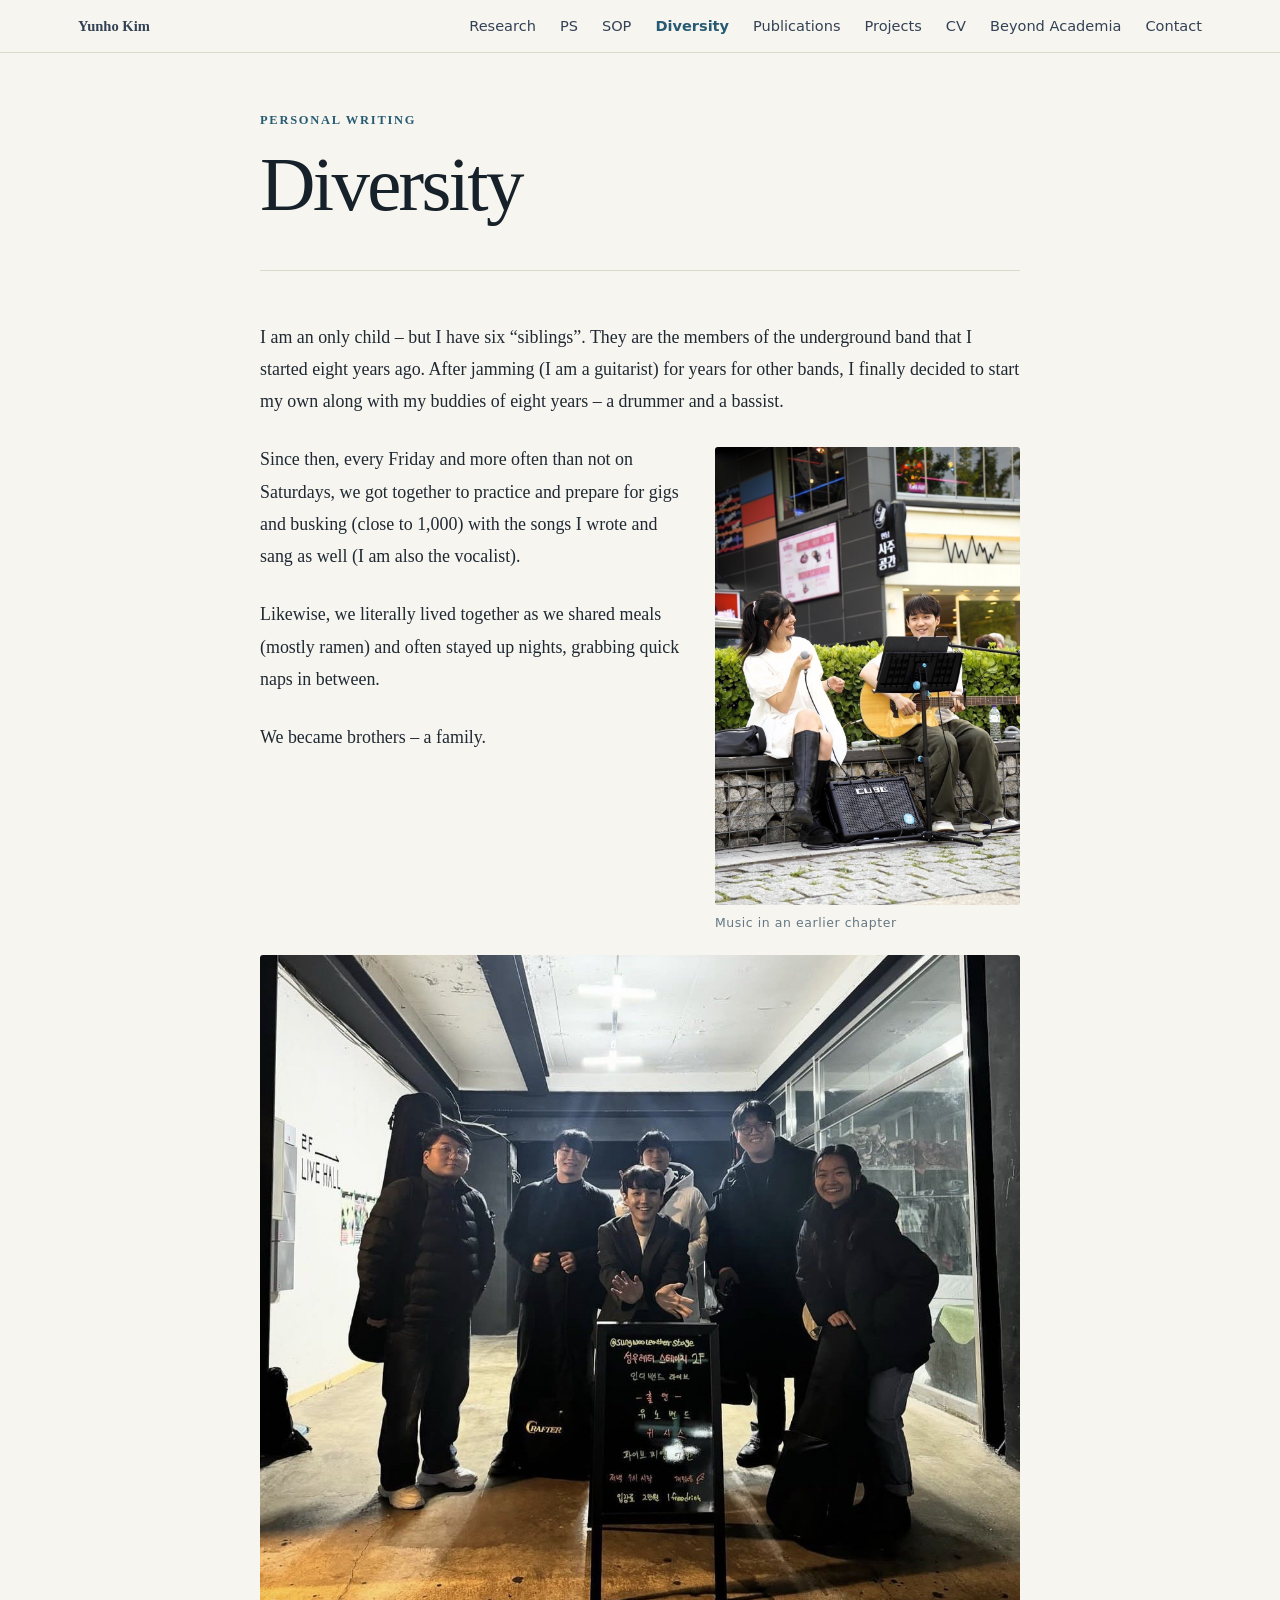
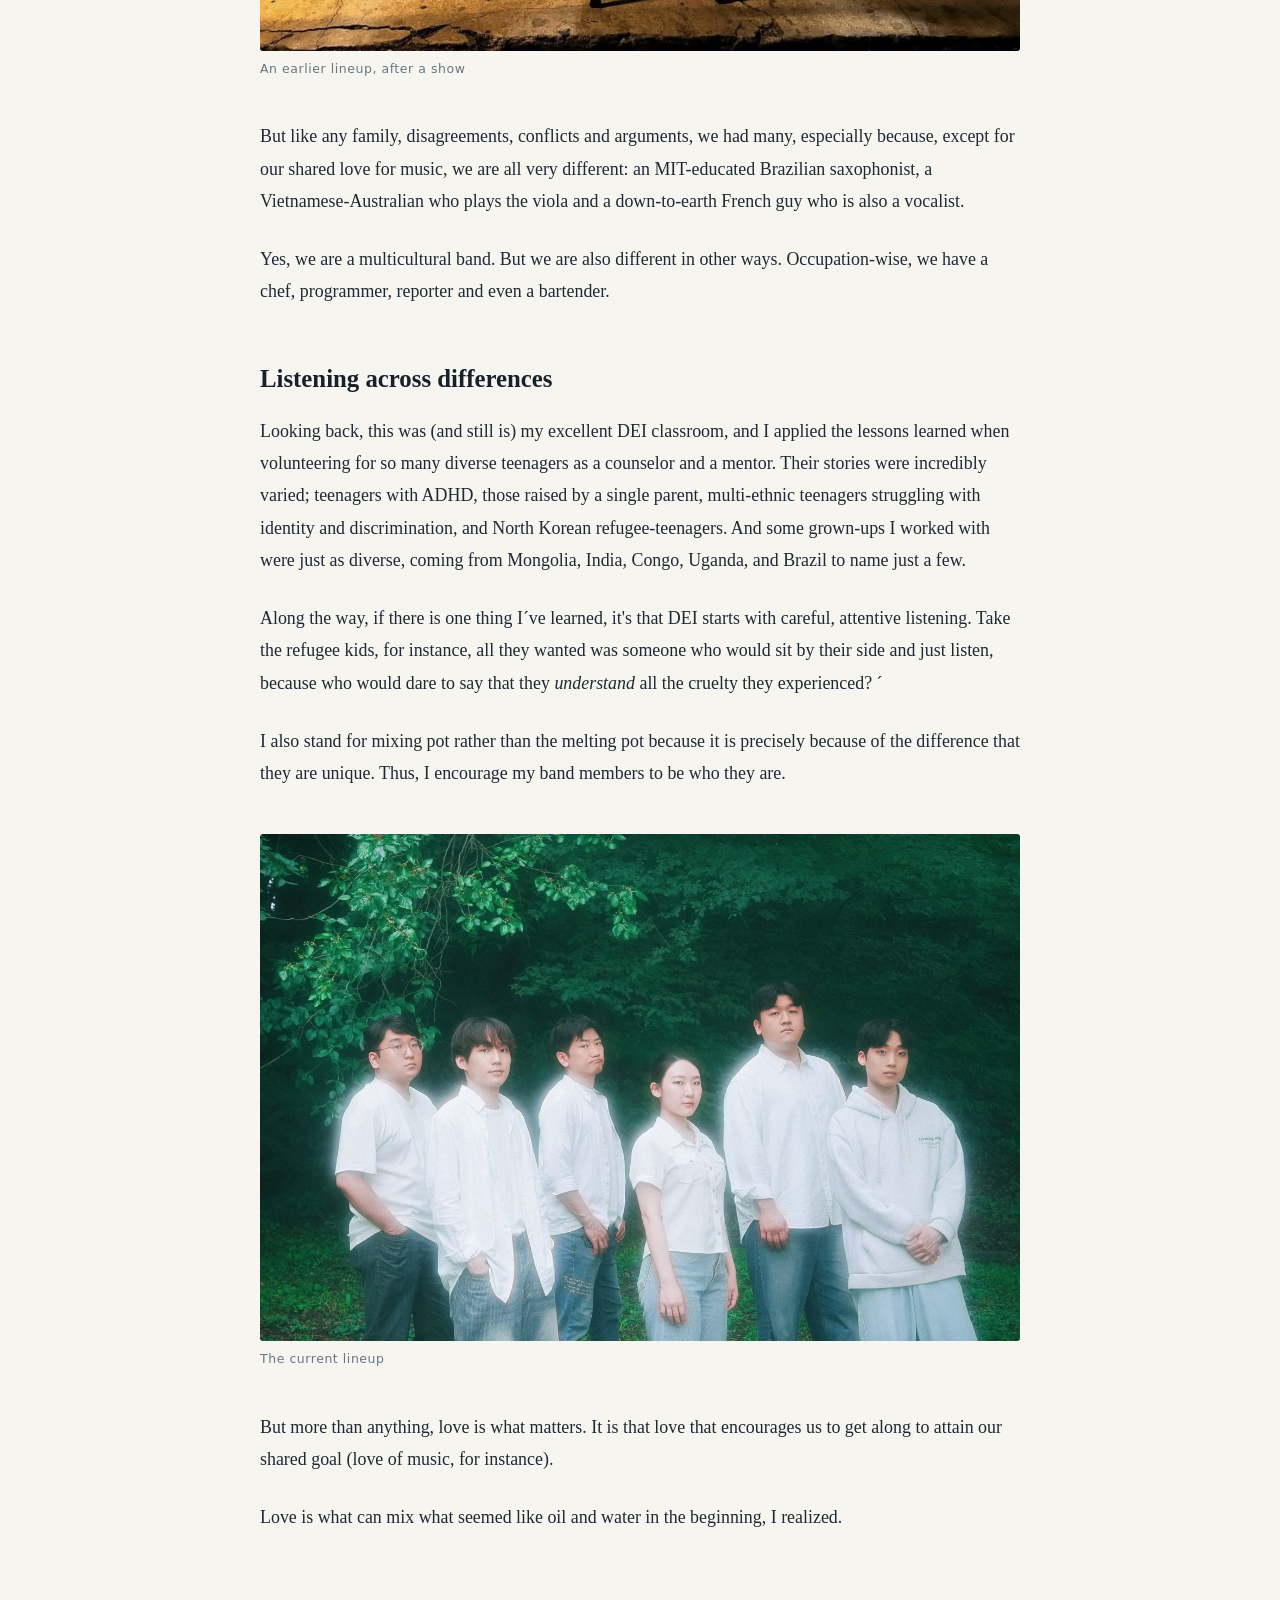
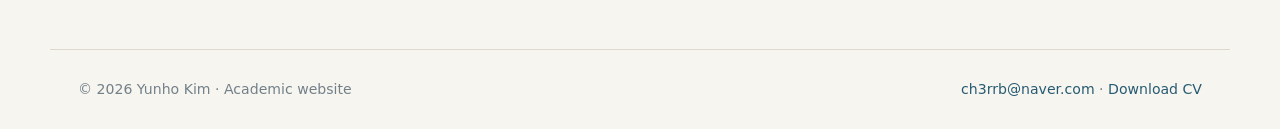
<file: diversity.html>
<!doctype html><html lang="en"><head><meta charset="utf-8"><meta name="viewport" content="width=device-width,initial-scale=1"><title>Diversity | Yunho Kim</title><meta name="description" content="Academic website of Yunho Kim: school mental health, MTSS, motivation and behavior change, youth mental health, and coaching psychology."><link rel="stylesheet" href="styles.css?v=nav-restore-20260926">  <script src="analytics.js" defer></script><meta property="og:type" content="website"><meta property="og:site_name" content="Yunho Kim"><meta property="og:title" content="Diversity | Yunho Kim"><meta property="og:description" content="Academic website of Yunho Kim: school mental health, MTSS, motivation and behavior change, youth mental health, and coaching psychology."><meta property="og:url" content="https://yunhokim-coder.github.io/yuns-personal-website/diversity.html"><meta property="og:image" content="https://yunhokim-coder.github.io/yuns-personal-website/og-profile.jpg"><meta property="og:image:width" content="1200"><meta property="og:image:height" content="630"><meta property="og:image:alt" content="Portrait of Yunho Kim"><meta name="twitter:card" content="summary_large_image"><meta name="twitter:image" content="https://yunhokim-coder.github.io/yuns-personal-website/og-profile.jpg"></head><body><header class="site-header"><nav class="nav"><a class="brand" href="index.html">Yunho Kim</a>
<a href="research.html">Research</a>
<a href="ps.html">PS</a>
<a href="sop.html">SOP</a>
<a class="active" href="diversity.html">Diversity</a>
<a href="publications.html">Publications</a>
<a href="projects.html">Projects</a>
<a href="cv.html">CV</a>
<a href="beyond.html">Beyond Academia</a>
<a href="contact.html">Contact</a></nav></header><main><article class="essay-article diversity-article"><header class="essay-head"><div class="eyebrow">Personal Writing</div><h1>Diversity</h1></header><p>I am an only child – but I have six “siblings”. They are the members of the underground band that I started eight years ago. After jamming (I am a guitarist) for years for other bands, I finally decided to start my own along with my buddies of eight years – a drummer and a bassist.</p><figure class="diversity-figure diversity-figure--side"><img src="diversity-performance.jpg" width="960" height="1440" alt="Yunho Kim playing acoustic guitar with a vocalist at an outdoor performance" loading="lazy"><figcaption>Music in an earlier chapter</figcaption></figure><p>Since then, every Friday and more often than not on Saturdays, we got together to practice and prepare for gigs and busking (close to 1,000) with the songs I wrote and sang as well (I am also the vocalist).</p><p>Likewise, we literally lived together as we shared meals (mostly ramen) and often stayed up nights, grabbing quick naps in between.</p><p>We became brothers – a family.</p><figure class="diversity-figure diversity-figure--wide"><img src="diversity-earlier-lineup.jpg" width="1179" height="1080" alt="An earlier group of band members together at a live venue" loading="lazy"><figcaption>An earlier lineup, after a show</figcaption></figure><p>But like any family, disagreements, conflicts and arguments, we had many, especially because, except for our shared love for music, we are all very different: an MIT-educated Brazilian saxophonist, a Vietnamese-Australian who plays the viola and a down-to-earth French guy who is also a vocalist.</p><p>Yes, we are a multicultural band. But we are also different in other ways. Occupation-wise, we have a chef, programmer, reporter and even a bartender.</p><h2 class="essay-section-title">Listening across differences</h2><p>Looking back, this was (and still is) my excellent DEI classroom, and I applied the lessons learned when volunteering for so many diverse teenagers as a counselor and a mentor. Their stories were incredibly varied; teenagers with ADHD, those raised by a single parent, multi-ethnic teenagers struggling with identity and discrimination, and North Korean refugee-teenagers. And some grown-ups I worked with were just as diverse, coming from Mongolia, India, Congo, Uganda, and Brazil to name just a few.</p><p>Along the way, if there is one thing I´ve learned, it&#x27;s that DEI starts with careful, attentive listening. Take the refugee kids, for instance, all they wanted was someone who would sit by their side and just listen, because who would dare to say that they <em>understand</em> all the cruelty they experienced? ´</p><p>I also stand for mixing pot rather than the melting pot because it is precisely because of the difference that they are unique. Thus, I encourage my band members to be who they are.</p><figure class="diversity-figure diversity-figure--wide diversity-figure--current"><img src="diversity-current-lineup.jpg" width="1400" height="933" alt="The current band lineup standing together outdoors" loading="lazy"><figcaption>The current lineup</figcaption></figure><p>But more than anything, love is what matters. It is that love that encourages us to get along to attain our shared goal (love of music, for instance).</p><p>Love is what can mix what seemed like oil and water in the beginning, I realized.</p></article></main><footer><span>© 2026 Yunho Kim · Academic website</span><span><a href="mailto:ch3rrb@naver.com">ch3rrb@naver.com</a> · <a href="Yunho_Kim_CV_2026-v2.pdf" download>Download CV</a></span></footer></body></html>
</file>
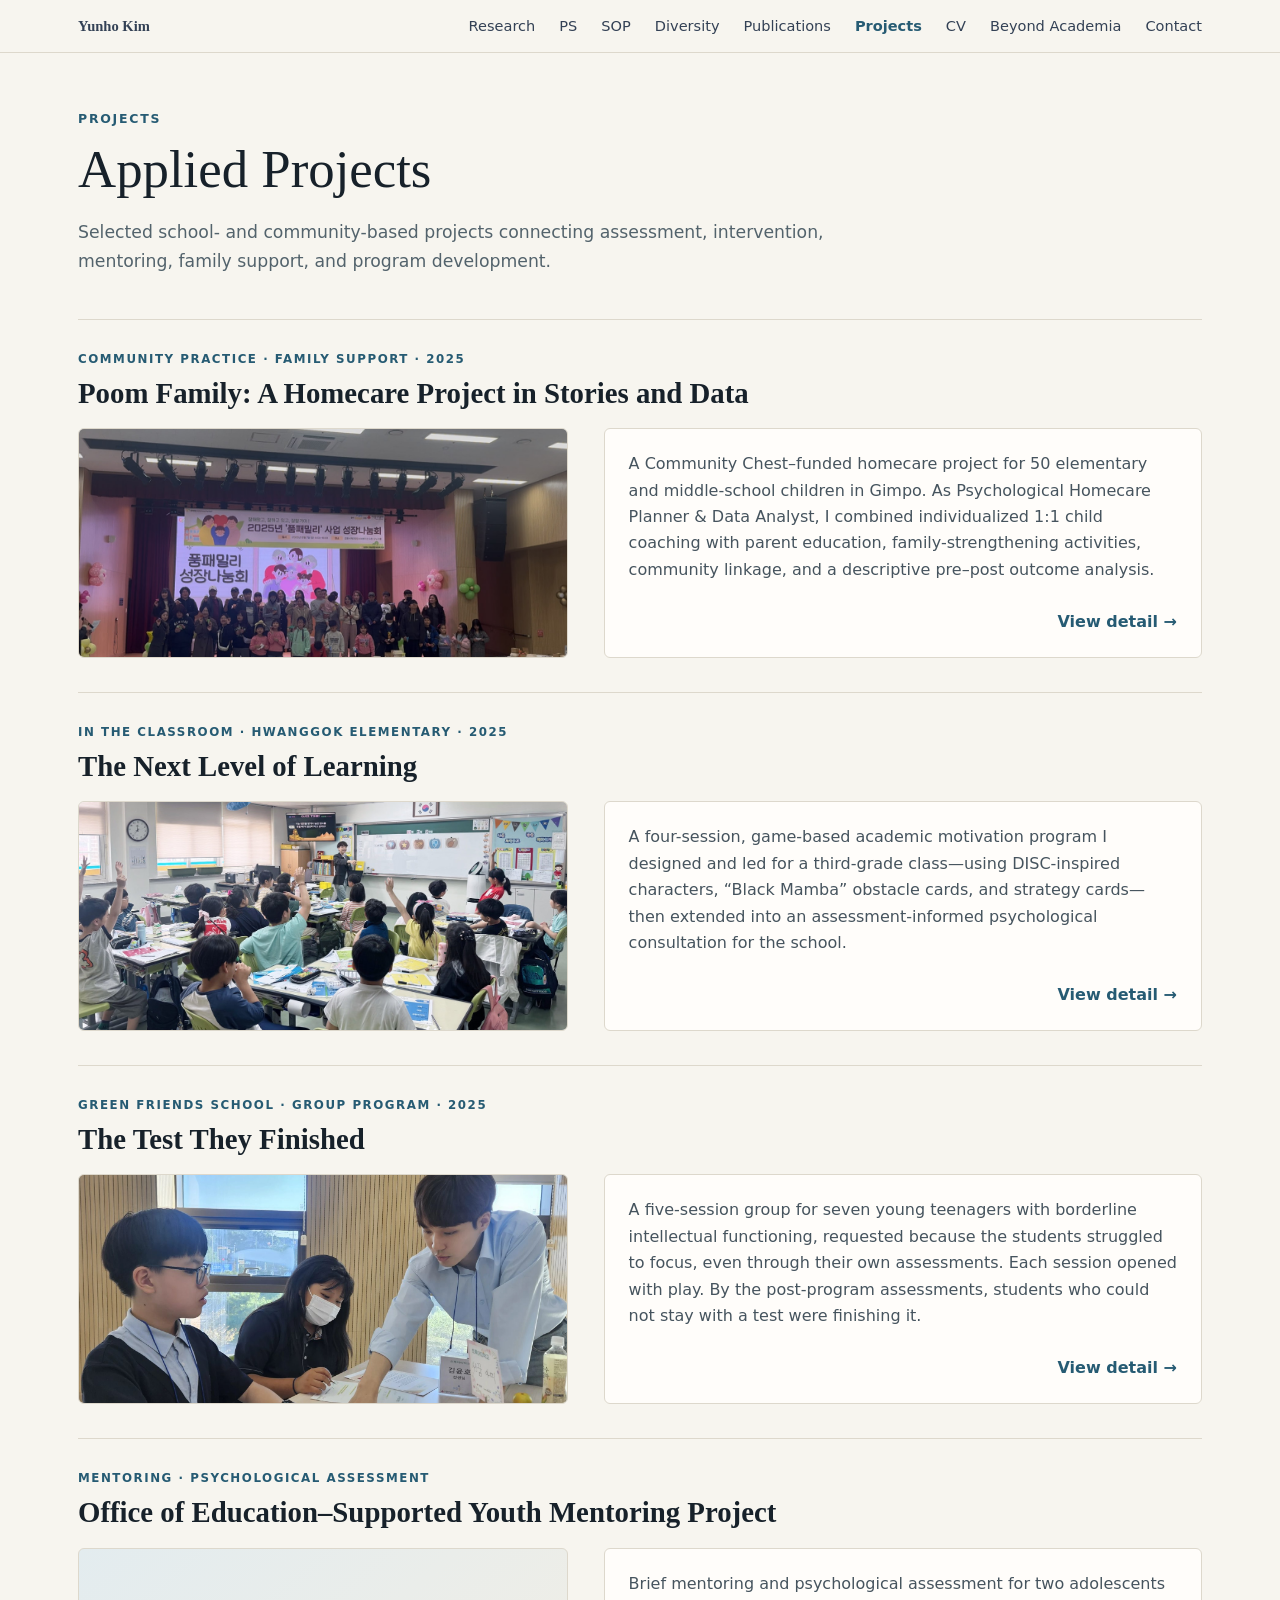
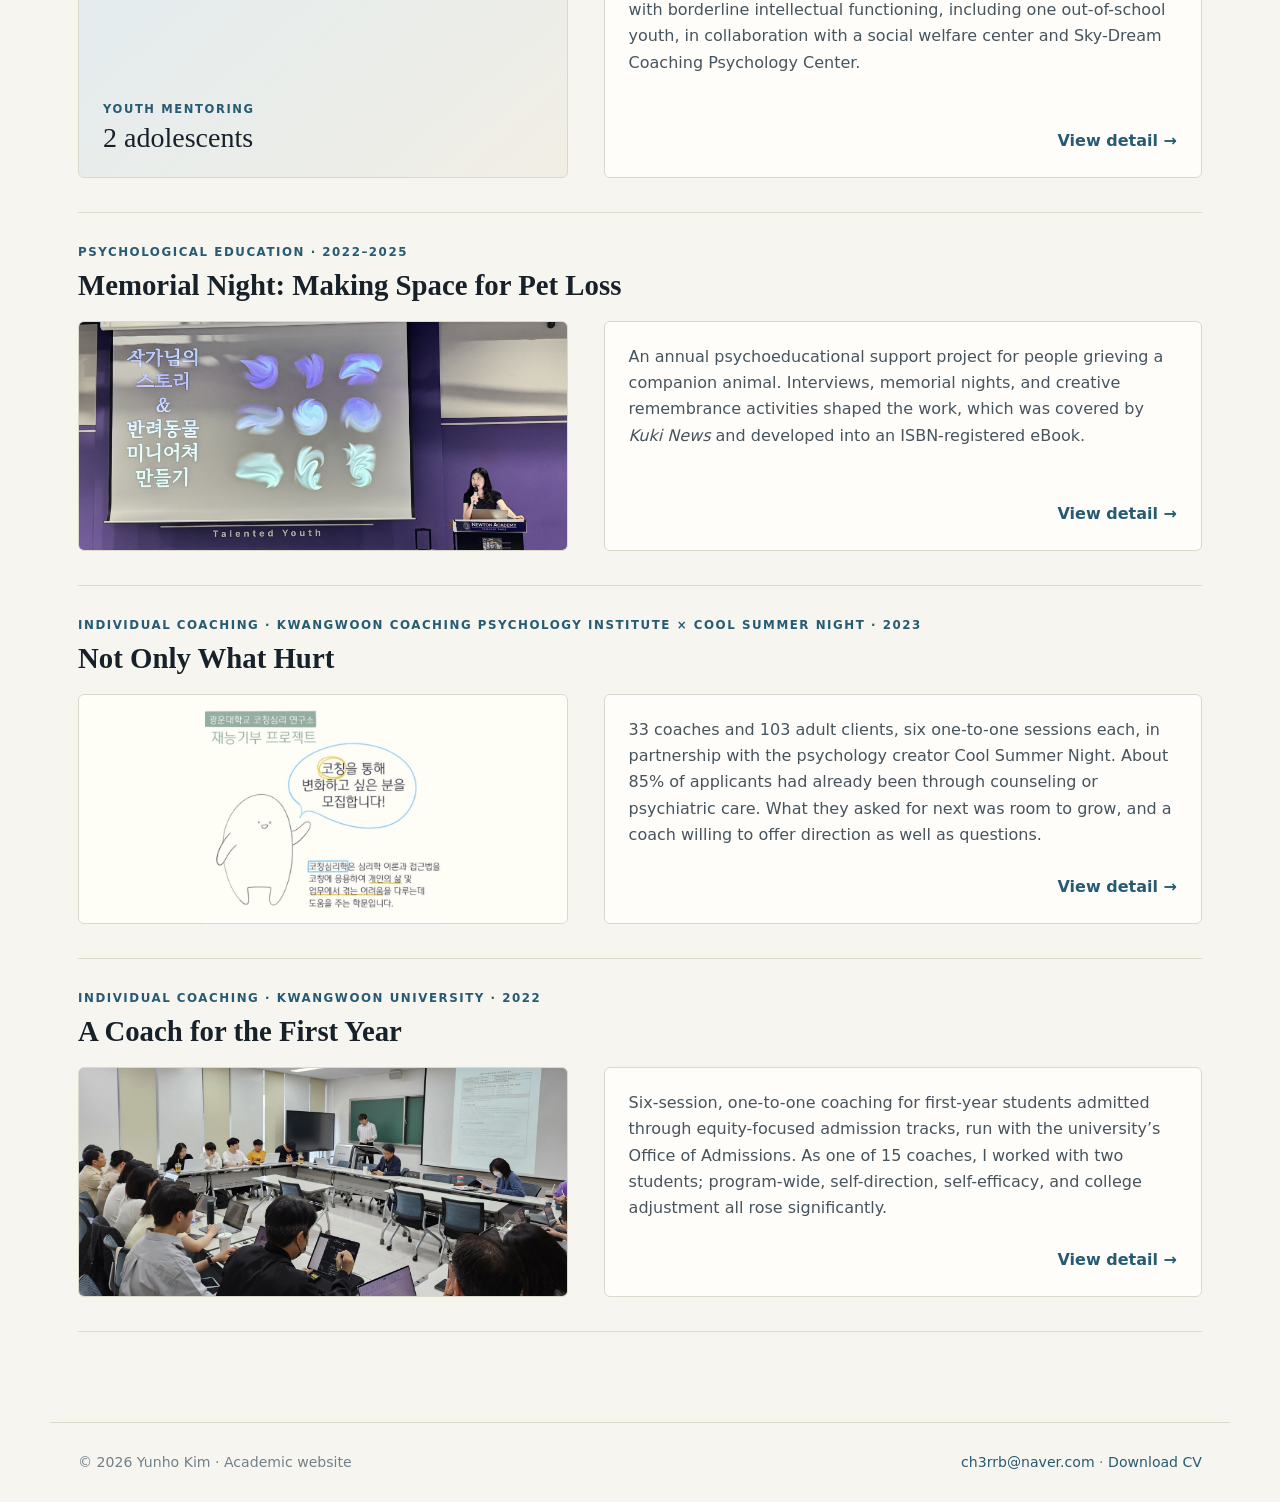
<file: projects.html>
<!doctype html><html lang="en"><head><meta charset="utf-8"><meta name="viewport" content="width=device-width,initial-scale=1"><title>Projects | Yunho Kim</title><meta name="description" content="Academic website of Yunho Kim: school mental health, MTSS, motivation and behavior change, youth mental health, and coaching psychology."><link rel="stylesheet" href="styles.css?v=self-direction-20260926"><script src="collection.js"></script><meta property="og:type" content="website"><meta property="og:site_name" content="Yunho Kim"><meta property="og:title" content="Projects | Yunho Kim"><meta property="og:description" content="Academic website of Yunho Kim: school mental health, MTSS, motivation and behavior change, youth mental health, and coaching psychology."><meta property="og:url" content="https://yunhokim-coder.github.io/yuns-personal-website/projects.html"><meta property="og:image" content="https://yunhokim-coder.github.io/yuns-personal-website/og-profile.jpg"><meta property="og:image:width" content="1200"><meta property="og:image:height" content="630"><meta property="og:image:alt" content="Portrait of Yunho Kim"><meta name="twitter:card" content="summary_large_image"><meta name="twitter:image" content="https://yunhokim-coder.github.io/yuns-personal-website/og-profile.jpg"></head><body><header class="site-header"><nav class="nav"><a class="brand" href="index.html">Yunho Kim</a>
<a href="research.html">Research</a>
<a href="ps.html">PS</a>
<a href="sop.html">SOP</a>
<a href="diversity.html">Diversity</a>
<a href="publications.html">Publications</a>
<a class="active" href="projects.html">Projects</a>
<a href="cv.html">CV</a>
<a href="beyond.html">Beyond Academia</a>
<a href="contact.html">Contact</a></nav></header><main><div class="page-head"><div class="eyebrow">Projects</div><h1>Applied Projects</h1><p class="lead">Selected school- and community-based projects connecting assessment, intervention, mentoring, family support, and program development.</p></div>
<section class="overview" id="overview" aria-label="All projects" data-back-label="All projects">
<article class="overview-item" data-card-for="poom-family"><div class="overview-kicker">Community practice · Family support · 2025</div><h2><a href="#poom-family">Poom Family: A Homecare Project in Stories and Data</a></h2><div class="overview-body"><a class="overview-media" href="#poom-family" tabindex="-1" aria-hidden="true"><img src="poom-family-sharing-2025.jpg" alt="" loading="lazy" style="object-position:center 52%"></a><div class="overview-summary"><p>A Community Chest–funded homecare project for 50 elementary and middle-school children in Gimpo. As Psychological Homecare Planner &amp; Data Analyst, I combined individualized 1:1 child coaching with parent education, family-strengthening activities, community linkage, and a descriptive pre–post outcome analysis.</p><a class="overview-more" href="#poom-family">View detail →</a></div></div></article>
<article class="overview-item" data-card-for="hwanggok"><div class="overview-kicker">In the classroom · Hwanggok Elementary · 2025</div><h2><a href="#hwanggok">The Next Level of Learning</a></h2><div class="overview-body"><a class="overview-media" href="#hwanggok" tabindex="-1" aria-hidden="true"><img src="hwanggok-classroom-2025.jpg" alt="" loading="lazy" style="object-position:center 48%"></a><div class="overview-summary"><p>A four-session, game-based academic motivation program I designed and led for a third-grade class—using DISC-inspired characters, “Black Mamba” obstacle cards, and strategy cards—then extended into an assessment-informed psychological consultation for the school.</p><a class="overview-more" href="#hwanggok">View detail →</a></div></div></article>
<article class="overview-item" data-card-for="green-friends"><div class="overview-kicker">Green Friends School · Group program · 2025</div><h2><a href="#green-friends">The Test They Finished</a></h2><div class="overview-body"><a class="overview-media" href="#green-friends" tabindex="-1" aria-hidden="true"><img src="green-friends-coaching-2025.jpg" alt="" loading="lazy" style="object-position:center 40%"></a><div class="overview-summary"><p>A five-session group for seven young teenagers with borderline intellectual functioning, requested because the students struggled to focus, even through their own assessments. Each session opened with play. By the post-program assessments, students who could not stay with a test were finishing it.</p><a class="overview-more" href="#green-friends">View detail →</a></div></div></article>
<article class="overview-item" data-card-for="youth-mentoring"><div class="overview-kicker">Mentoring · Psychological assessment</div><h2><a href="#youth-mentoring">Office of Education–Supported Youth Mentoring Project</a></h2><div class="overview-body"><a class="overview-media overview-media--text" href="#youth-mentoring" tabindex="-1" aria-hidden="true"><span>Youth mentoring</span><strong>2 adolescents</strong></a><div class="overview-summary"><p>Brief mentoring and psychological assessment for two adolescents with borderline intellectual functioning, including one out-of-school youth, in collaboration with a social welfare center and Sky-Dream Coaching Psychology Center.</p><a class="overview-more" href="#youth-mentoring">View detail →</a></div></div></article>
<article class="overview-item" data-card-for="pet-loss"><div class="overview-kicker">Psychological education · 2022–2025</div><h2><a href="#pet-loss">Memorial Night: Making Space for Pet Loss</a></h2><div class="overview-body"><a class="overview-media" href="#pet-loss" tabindex="-1" aria-hidden="true"><img src="petloss-evening-2024.jpg" alt="" loading="lazy"></a><div class="overview-summary"><p>An annual psychoeducational support project for people grieving a companion animal. Interviews, memorial nights, and creative remembrance activities shaped the work, which was covered by <em>Kuki News</em> and developed into an ISBN-registered eBook.</p><a class="overview-more" href="#pet-loss">View detail →</a></div></div></article>
<article class="overview-item" data-card-for="cool-summer-night"><div class="overview-kicker">Individual coaching · Kwangwoon Coaching Psychology Institute × Cool Summer Night · 2023</div><h2><a href="#cool-summer-night">Not Only What Hurt</a></h2><div class="overview-body"><a class="overview-media overview-media--illus" href="#cool-summer-night" tabindex="-1" aria-hidden="true"><img src="csn-invite-2023.png" alt="" loading="lazy"></a><div class="overview-summary"><p>33 coaches and 103 adult clients, six one-to-one sessions each, in partnership with the psychology creator Cool Summer Night. About 85% of applicants had already been through counseling or psychiatric care. What they asked for next was room to grow, and a coach willing to offer direction as well as questions.</p><a class="overview-more" href="#cool-summer-night">View detail →</a></div></div></article>
<article class="overview-item" data-card-for="self-direction"><div class="overview-kicker">Individual coaching · Kwangwoon University · 2022</div><h2><a href="#self-direction">A Coach for the First Year</a></h2><div class="overview-body"><a class="overview-media" href="#self-direction" tabindex="-1" aria-hidden="true"><img src="kw-coaching-supervision-2022.jpg" alt="" loading="lazy" style="object-position:center 40%"></a><div class="overview-summary"><p>Six-session, one-to-one coaching for first-year students admitted through equity-focused admission tracks, run with the university’s Office of Admissions. As one of 15 coaches, I worked with two students; program-wide, self-direction, self-efficacy, and college adjustment all rose significantly.</p><a class="overview-more" href="#self-direction">View detail →</a></div></div></article>
</section>
<article class="item poom-feature" id="poom-family" data-detail aria-labelledby="poom-title">
  <div class="eyebrow">Community practice · Family support · 2025 cohort</div>
  <h2 id="poom-title">품패밀리 / Poom Family: A Homecare Project in Stories and Data</h2>
  <p class="poom-deck">“잘해왔고, 잘하고 있고, 잘할거야” — a family-strengthening project that treated everyday life as part of the intervention. The spread below brings together the people, pathways, and descriptive outcomes behind a 2025 community program.</p>

  <div class="poom-lede-grid">
    <figure class="poom-photo poom-photo--cover"><img src="poom-family-story-cover-2025.jpg" alt="Cover of the Poom Family growth story booklet, illustrated with family members and the words You have done well, you are doing well, you will do well" width="1536" height="2048" loading="lazy"><figcaption><em>Poom Family Growth Diary</em> — a record of small changes noticed in everyday life.</figcaption></figure>
    <div class="poom-copy"><span class="poom-number">01 / The premise</span><h3>Start where the family already lives</h3><p>For a child, a goal is never only a school goal. It is shaped by the rhythm of home, the caregiver’s expectations, peer relationships, language, available resources, and the child’s own sense of agency. The Poom Family project brought psychological homecare into that ecology rather than asking families to change in isolation.</p><p>Working with SkyDream Coaching Psychology Center and Gimpo Second General Social Welfare Center, I served as <strong>Psychological Homecare Planner &amp; Data Analyst</strong>. Individualized coaching sessions with each child formed the core of the home-based work. Assessment-informed conversations, family-strengthening activities, two parent-education sessions, and practical community support complemented that child-focused work.</p></div>
  </div>

  <div class="poom-stat-strip" aria-label="Poom Family project snapshot">
    <div class="poom-stat"><strong>50</strong><span>elementary &amp; middle-school children</span></div>
    <div class="poom-stat"><strong>2025</strong><span>January–December program year</span></div>
    <div class="poom-stat"><strong>2</strong><span>parent-education sessions</span></div>
    <div class="poom-stat"><strong>1</strong><span>home–family–community pathway</span></div>
    <div class="poom-coaching-badge" aria-label="One-to-one individualized home-based child coaching"><strong>1:1</strong><span>child coaching</span></div>
  </div>

  <div class="poom-brief-grid">
    <section class="poom-brief-card" aria-labelledby="poom-program-brief"><span class="poom-number">At a glance</span><h3 id="poom-program-brief">Program brief</h3><dl class="poom-facts"><div><dt>Program</dt><dd>2025 Community Chest–funded child &amp; youth family-function strengthening project</dd></div><div><dt>Population</dt><dd>Children in elementary and middle school identified through community welfare-center screening</dd></div><div><dt>Core work</dt><dd>Individual home-based coaching with each child, tailored to goals and daily routines</dd></div><div><dt>Additional support</dt><dd>Parent education, family-time activities, and practical community resources</dd></div><div><dt>Partners</dt><dd>Sky-Dream Coaching Psychology Center × Gimpo Second General Social Welfare Center</dd></div></dl><p class="poom-network"><strong>Community network:</strong> Gimpo Education Support Office, Gimpo Family Center, Gimpo Child Protection Agency, Gimpo Foreign Residents Support Center, Dreaming Church, Woori Ihaengbok Dolbom Center (Maesuri branch), and Tongjin Temple.</p></section>
    <section class="poom-brief-card poom-brief-card--accent" aria-labelledby="poom-model"><span class="poom-number">The operating model</span><h3 id="poom-model">Support follows the child’s ecology</h3><div class="poom-model"><div><b>01</b><strong>Screen</strong><span>Welfare-center referral and family-context review</span></div><div><b>02</b><strong>Coach</strong><span>Individualized, home-based goals and routines</span></div><div><b>03</b><strong>Strengthen</strong><span>Family time, parent learning, meals, materials, language support</span></div><div><b>04</b><strong>Link</strong><span>Community resources and clinical mental-health referral when indicated</span></div></div></section>
  </div>

  <div class="poom-pull">A goal becomes more reachable when the people and routines around it are part of the conversation.</div>

  <div class="poom-story-grid">
    <figure class="poom-photo"><img src="poom-family-story-2025.jpg" alt="A page from the Poom Family story booklet describing a family’s first steps into a new environment" width="1536" height="2048" loading="lazy"><figcaption>Stories made the family’s courage and participation visible.</figcaption></figure>
    <div class="poom-copy"><span class="poom-number">02 / The family story</span><h3>From a service record to a lived story</h3><p>The project’s booklet does more than document activities. It preserves moments that can disappear from a formal report: a child beginning to look around a new place, a caregiver offering reassurance, siblings discovering something together, or a family finding a shared rhythm.</p><p>That narrative lens mattered in practice. Home visits allowed the team to notice how space, routines, caregiver availability, and language shaped what a child could try next. The task was not to impose a single ideal of family functioning, but to identify a workable next step with the family.</p></div>
  </div>

  <div class="poom-demographic-grid">
    <section class="poom-chart-card" aria-labelledby="poom-demographics-title"><span class="poom-number">03 / Who participated?</span><h3 id="poom-demographics-title">A 50-child cohort, read in context</h3><p class="poom-chart-note">Grade distribution reported at the end of November 2025.</p><div class="poom-grade-chart"><div class="poom-donut" role="img" aria-label="Grade distribution: 34 percent lower elementary, 38 percent upper elementary, 28 percent middle school"><span>50<small>children</small></span></div><ul class="poom-legend"><li><i class="poom-swatch poom-swatch--terracotta"></i><span>Lower elementary</span><b>34% · 17</b></li><li><i class="poom-swatch poom-swatch--sage"></i><span>Upper elementary</span><b>38% · 19</b></li><li><i class="poom-swatch poom-swatch--plum"></i><span>Middle school</span><b>28% · 14</b></li></ul></div></section>
    <section class="poom-chart-card" aria-labelledby="poom-households-title"><span class="poom-number">Household context</span><h3 id="poom-households-title">Family forms were not one-size-fits-all</h3><p class="poom-chart-note">Reported household categories may overlap; multicultural households include single-parent and parent–child families.</p><div class="poom-bars" role="img" aria-label="Household contexts: parent-child 27, single-parent 20, multicultural 16, grandparent-led 3"><div><span>Parent–child</span><b style="--bar:90%">27</b></div><div><span>Single-parent</span><b style="--bar:67%">20</b></div><div><span>Multicultural</span><b style="--bar:53%">16</b></div><div><span>Grandparent-led</span><b style="--bar:10%">3</b></div></div></section>
  </div>

  <div class="poom-field-grid">
    <div class="poom-copy"><span class="poom-number">04 / The work at home</span><h3>Make the next step small enough to try</h3><p>Homecare planning translated broad hopes — “be more independent,” “get along,” “keep up with school” — into actions that could be rehearsed in ordinary settings. Child coaching focused on self-direction, peer relationships, and academic routines; caregiver conversations connected those goals to the family’s actual time, energy, and resources.</p><p>Support also extended beyond the coaching conversation: meal assistance, educational materials, multicultural-language education, family-time activities, and linkage to clinical mental-health services when indicated. The welfare center’s local network made it possible to treat psychological support and practical stability as connected rather than competing needs.</p></div>
    <figure class="poom-photo"><img src="poom-family-child-2025.jpg" alt="A page from the Poom Family booklet showing a child with a homecare planner, a handmade goal sheet, and a household object" width="1536" height="2048" loading="lazy"><figcaption>Small evidence of agency: a conversation, a goal sheet, and a familiar home environment.</figcaption></figure>
  </div>

  <div class="poom-outcome-grid">
    <section class="poom-outcome-card" aria-labelledby="poom-outcomes-title"><span class="poom-number">05 / What shifted?</span><h3 id="poom-outcomes-title">A descriptive pre–post snapshot</h3><p class="poom-chart-note">Program records for children whose participation had ended by 11 November 2025. Values are descriptive, not a causal estimate.</p><div class="poom-outcomes"><div class="poom-outcome-row"><div class="poom-outcome-label"><span>Self-direction</span><b>+3.7</b></div><div class="poom-compare"><span style="--value:38.4%"><em>Pre 30.7</em></span><span class="poom-after" style="--value:43%"><em>Post 34.4</em></span></div></div><div class="poom-outcome-row"><div class="poom-outcome-label"><span>Self-efficacy</span><b>+5.9</b></div><div class="poom-compare"><span style="--value:82.6%"><em>Pre 74.3</em></span><span class="poom-after" style="--value:89.1%"><em>Post 80.2</em></span></div></div><div class="poom-outcome-row"><div class="poom-outcome-label"><span>Peer-relationship self-check</span><b>+5.3</b></div><div class="poom-compare"><span style="--value:37.3%"><em>Pre 29.8</em></span><span class="poom-after" style="--value:43.9%"><em>Post 35.1</em></span></div></div></div><div class="poom-outcome-key"><span><i class="poom-key-dot"></i>Pre-program</span><span><i class="poom-key-dot poom-key-dot--after"></i>Post-program</span></div></section>
    <figure class="poom-photo poom-photo--reflection"><img src="poom-family-reflection-2025.jpg" alt="A reflective page from the Poom Family booklet introducing homecare planner Yunho Kim and the principle of noticing each child’s strengths" width="1536" height="2048" loading="lazy"><figcaption>“Find the small success first.” The homecare planner’s field note.</figcaption></figure>
  </div>

  <div class="poom-result-band"><div><span class="poom-number">Observed in the program</span><strong>81%</strong><p>of participating children were recorded as showing a positive change in peer relationships.</p></div><div class="poom-result-copy"><h3>What the numbers can — and cannot — say</h3><p>The pre–post pattern is encouraging: self-direction, self-efficacy, and peer-relationship self-check scores all moved upward, and positive relational change was observed for 81% of children in the program record. These figures are best read alongside the stories and the home contexts that produced them. They describe a service experience; they do not replace each child’s narrative or prove that the program alone caused the change.</p></div></div>

  <div class="poom-closing-grid"><div class="poom-copy"><span class="poom-number">06 / Beyond the visit</span><h3>Build the bridge around the child</h3><p>The Poom Family project made a practical proposition: when support is screened through a welfare center, delivered in the home, and connected to family and community resources, a child’s goal can be held by more than one person. My role sat between planning, psychological practice, and data — listening for the details that can make a plan livable.</p><p>The next question is how to strengthen the school connection so that changes in home routines and peer relationships are not left at the classroom door. That is the continuing direction of my work in family–school–community collaboration and early intervention.</p></div><figure class="poom-photo poom-photo--team"><img src="poom-family-team-2025.jpg" alt="Poom Family project team standing together in a community space" width="1496" height="868" loading="lazy"><figcaption>The team behind the homecare pathway.</figcaption></figure></div>
  <figure class="poom-photo poom-photo--final"><img src="poom-family-sharing-2025.jpg" alt="Children, families, and staff gathered onstage at the 2025 Poom Family growth-sharing event" width="1179" height="602" loading="lazy"><figcaption>The 2025 Poom Family growth-sharing event — a public moment for private, everyday progress.</figcaption></figure>
</article>
<article class="item hwanggok-feature" id="hwanggok" data-detail aria-labelledby="hwanggok-title">
  <div class="eyebrow">In the classroom · May 2025</div>
  <h2 id="hwanggok-title">The Next Level of Learning</h2>
  <p class="hwanggok-deck">At Hwanggok Elementary School, I designed and led a four-session academic motivation program for a third-grade class, then extended the classroom work into an assessment-informed school consultation. The project combined a game-like learning journey with attention to personality, anxiety, and interactional context rather than treating motivation as a matter of effort alone.</p>
  <figure class="hwanggok-photo hwanggok-photo--hero"><img src="hwanggok-classroom-2025.jpg" alt="Students raising their hands during Yunho Kim’s classroom activity at Hwanggok Elementary School" width="1440" height="597" loading="lazy"><figcaption>Learning through participation in the Hwanggok classroom.</figcaption></figure>
  <div class="hwanggok-opening"><div class="hwanggok-copy"><span class="hwanggok-label">A learning journey</span><h3>Make the invisible visible</h3><p>Motivation can sound abstract to a child. I developed a story world called <em>I’m on the Next Level in Education</em> to give students a way to talk about their learning style, the energy behind their goals, and the habits or feelings that get in the way. Each session turned an idea into something they could see, hold, draw, or try out.</p></div><figure class="hwanggok-photo hwanggok-photo--title"><img src="hwanggok-intro-2025.jpg" alt="Colorful pixel-art title screen for I’m on the Next Level in Education" width="1800" height="1013" loading="lazy"><figcaption>The game-inspired visual identity for the program.<br><a href="https://canva.link/9zp0ouxjb33fd2u" target="_blank" rel="noopener noreferrer">View the full presentation slides →</a></figcaption></figure></div>
  <div class="hwanggok-steps"><div><span class="hwanggok-label">01 / Discover</span><h3>Meet your learning character</h3><p>Students watched a custom animation and explored DISC-inspired animal characters. A character badge offered a playful starting point for naming strengths, possible blind spots, and ways of working with others.</p></div><div><span class="hwanggok-label">02 / Aim</span><h3>Find your energy and a goal</h3><p>Activities about study energy and learning needs led students toward a goal they could recognize as their own. Collecting energy stickers made the idea of motivation concrete.</p></div><div><span class="hwanggok-label">03 / Notice</span><h3>Name the Black Mamba</h3><p>A deck of “Black Mamba” cards turned common obstacles to studying into characters. Each student selected the card that best represented a familiar learning barrier, then redrew it in a personal visual style and added the thoughts, situations, or relationships associated with it.</p></div><div><span class="hwanggok-label">04 / Respond</span><h3>Choose a strategy, take a step</h3><p>“Cloud and Fire” solution cards helped students match obstacles with study strategies. A shield, helmet, and sword game led into a symbolic final act: stepping on the Black Mamba they had drawn and celebrating with a high-five.</p></div></div>
  <div class="hwanggok-materials"><div class="hwanggok-materials-head"><span class="hwanggok-label">From framework to classroom</span><h3>Turning learning competencies into play</h3><p class="hwanggok-method">I developed the four-session curriculum by drawing on the component domains of the official learning competency assessment jointly developed by the CNC Cognitive-Behavioral Research Institute and the Strength Coaching Research Institute. I connected those domains with DISC personality characteristics, then designed a story and character activities that children could explore in the classroom.</p><p>The badges and illustrated cards below show how the program translated learning strengths, everyday obstacles, and practical study strategies into hands-on activities.</p></div><div class="hwanggok-material-grid"><figure class="hwanggok-photo hwanggok-photo--badge"><a href="hwanggok-disc-badges-2025.jpg" target="_blank" rel="noopener noreferrer"><img src="hwanggok-disc-badges-2025.jpg" alt="Four illustrated DISC-inspired character badges used in the learning program" width="1080" height="1440" loading="lazy"></a><figcaption>DISC-inspired character badges for exploring learning strengths · open image ↗</figcaption></figure><figure class="hwanggok-photo"><a href="hwanggok-black-mamba-cards-2025.jpg" target="_blank" rel="noopener noreferrer"><img src="hwanggok-black-mamba-cards-2025.jpg" alt="Illustrated Black Mamba cards representing different learning barriers" width="1600" height="1302" loading="lazy"></a><figcaption>Black Mamba obstacle cards · open image ↗</figcaption></figure><figure class="hwanggok-photo"><a href="hwanggok-study-strategies-2025.jpg" target="_blank" rel="noopener noreferrer"><img src="hwanggok-study-strategies-2025.jpg" alt="Illustrated study strategy cards with playful fire and cloud characters" width="1600" height="1302" loading="lazy"></a><figcaption>Learning strategy cards · open image ↗</figcaption></figure></div></div>
  <div class="hwanggok-consultation">
    <figure class="hwanggok-photo hwanggok-photo--artifact"><a href="hwanggok-black-mamba-worksheet-2025.jpg" target="_blank" rel="noopener noreferrer"><img src="hwanggok-black-mamba-worksheet-2025.jpg" alt="An anonymous Black Mamba worksheet created after selecting and redrawing a learning-barrier card" width="1080" height="1440" loading="lazy"></a><figcaption>An anonymous Black Mamba from the whole-class activity—one learning barrier redrawn in a child’s own visual language. · open image ↗</figcaption></figure>
    <div class="hwanggok-copy"><span class="hwanggok-label">From program to consultation</span><h3>Looking beyond a single behavior</h3><p>A student–teacher conflict raised a question the lesson alone could not answer: Was anxiety shaping the difficulty, was the classroom interaction part of it, or were both at work? Rather than single out one child, I wove GAD-7 items into a story-based check-in completed by the whole class, then considered the responses alongside personality information and classroom observation.</p><aside class="hwanggok-case-note"><strong>A card becomes a conversation.</strong><span>Each student chose a Black Mamba card that resembled a learning barrier, redrew it in a personal style, and added the thoughts or relationships around it. The drawings offered exploratory, projective-style context—not a diagnosis—and helped reveal what a checklist alone might miss.</span></aside><p>Together, these different viewpoints became a psychological consultation report for the school, connecting the four-session program to practical student support and classroom planning.</p></div>
  </div>
  <div class="hwanggok-closing"><div class="hwanggok-copy"><span class="hwanggok-label">In practice</span><h3>More than a lesson about trying harder</h3><p>The project began by helping students name a learning difficulty and match it with a strategy they could try. It ultimately connected original program design, assessment, classroom observation, and school consultation—bringing together my interests in motivation, self-directed learning, and early support for students who may be starting to disengage.</p></div><figure class="hwanggok-photo hwanggok-photo--activity"><img src="hwanggok-activity-2025.jpg" alt="Yunho Kim talking with a small group of students during an interactive classroom activity" width="1440" height="1170" loading="lazy"><figcaption>Connecting illustrated materials to conversation, observation, and classroom support.</figcaption></figure></div>
</article>
<article class="item gf-feature" id="green-friends" data-detail aria-labelledby="gf-title">
  <div class="eyebrow">Group program · Green Friends School · Fall 2025</div>
  <h2 id="gf-title">The Test They Finished</h2>
  <p class="gf-deck">At an after-school program in Gimpo, a five-week group for young teenagers with borderline intellectual functioning started every session with play. By the end, children who could not get through a psychological test were finishing it.</p>
  <p class="gf-byline">By Yunho Kim · Co-planner and assistant instructor</p>

  <figure class="gf-photo gf-photo--lead"><img src="green-friends-coaching-2025.jpg" alt="Yunho Kim leaning over a table to guide two students through a worksheet" width="1600" height="1066"><figcaption>Working through a worksheet at the Gimpo 2nd General Social Welfare Center, where the Green Friends School meets after school.</figcaption></figure>

  <div class="gf-body">
    <p class="gf-lede">A psychological test is only as good as the attention behind it. The request that reached our center began there. The Green Friends School (<em>Chorok Atti Hakgyo</em>) is an after-school program at the Gimpo 2nd General Social Welfare Center. Its staff described a group of students who struggled to focus and were hard to settle. Their assessments were becoming hard to trust, because some children could not stay with a test long enough for the answers to mean anything.</p>
    <p>One student’s results had to be read with real caution. Another asked to leave and see their mother about every five minutes. These are not unusual stories among children with borderline intellectual functioning. They sit just above the threshold for many formal supports, and often just below what a regular classroom expects.</p>
    <p>The welfare center asked Sky-Dream Coaching Psychology Center to design a response. Our team of four built a five-session group program for seven students: lead instructor Choi Eun-sook, with Cho Bo-young, Park Bo-kyung, and me. It ran for 120 minutes every Wednesday from Sept. 3 to Oct. 1, 2025. Alongside co-planning the sessions, the assistant instructors each took individual students through the pre- and post-program assessment battery. It included the Bender Gestalt Test, Kinetic Family Drawing, House-Tree-Person, and the Egogram.</p>
  </div>

  <blockquote class="gf-pull">Attention, it turned out, was not where we could start. It was what arrived once the children felt safe, capable, and a little proud.</blockquote>

  <div class="gf-split">
    <div class="gf-body">
      <span class="gf-kicker">Play before paper</span>
      <h3>Every session opened with a game</h3>
      <p>The plan had serious aims: emotional growth and character education, healthy expression of feelings, verbal reasoning, social skills, and a first look at future careers. But we did not open with worksheets. Every session began with a playing activity, a “relax game.” It gave the children an easy win before anything was asked of them on paper.</p>
      <p>Some games were quiet, like reaching into a black box to find ping-pong balls by touch alone. Others filled the room, with gym balls, and floor cards that told everyone when to move and when to stop. The rules were simple and success was visible. That was the point. Each small success was a rehearsal for the feeling we most wanted the children to take into the harder tasks: <em>I can do this.</em></p>
    </div>
    <figure class="gf-photo"><img src="green-friends-play-2025.jpg" alt="A student rolling a large yellow gym ball with an instructor while another student balances on a gray ball" width="1179" height="884" loading="lazy"><figcaption>Gym balls opened one session. The program always began in the body before it moved to the page.</figcaption></figure>
  </div>

  <section class="gf-route" aria-labelledby="gf-route-title">
    <div class="gf-route-head"><span class="gf-kicker">The route</span><h3 id="gf-route-title">Five sessions, four villages, and a ceremony</h3><p>The program was built as a journey. Each week the group “arrived” at a new village, and each village carried a theme.</p></div>
    <ol class="gf-stops">
      <li><b>1</b><div><strong>The Village of Trust</strong><span>Group rules and rapport, a heart-opening activity, sorting personal values, and rhythm-and-language play about reading social situations.</span></div></li>
      <li><b>2</b><div><strong>The Village of Reflection</strong><span>Sorting mixed color, shape, and word cues to train attention and flexible thinking; “la-la-la” communication, in which rhythm replaces words; and quiet time with one’s own feelings.</span></div></li>
      <li><b>3</b><div><strong>The Village of Companionship</strong><span>Timed picture matching, a tactile game with a mystery box, color-rule teamwork, and mapping the people each child can lean on.</span></div></li>
      <li><b>4</b><div><strong>The Village of Analysis</strong><span>Choosing the values that anchor a life, strengths-word bingo, and talking through real difficulties and possible solutions.</span></div></li>
      <li class="gf-stop--final"><b>5</b><div><strong>Bless My Life</strong><span>Dried-flower bottles as a symbol of a valued life, a “my future project” plan, and the Dream-Teach presentation and award ceremony.</span></div></li>
    </ol>
  </section>

  <div class="gf-pair">
    <figure class="gf-photo" style="--ar:calc(1600/960)"><img src="green-friends-orientation-2025-anon.jpg" alt="Yunho Kim holding a microphone beside students and an instructor in front of the Green Friends School cognitive group program banner" width="1600" height="960" loading="lazy"><figcaption>Under the program banner: group work began with getting comfortable being seen and heard.</figcaption></figure>
    <figure class="gf-photo" style="--ar:calc(1600/1200)"><img src="green-friends-floor-game-2025-anon.jpg" alt="Students moving among colored cards laid out on a gym floor while instructors watch" width="1600" height="1200" loading="lazy"><figcaption>Cards on the floor, rules in motion: color decided when to go and when to stop.</figcaption></figure>
  </div>

  <div class="gf-body">
    <span class="gf-kicker">The second test</span>
    <h3>Staying to the last page</h3>
    <p>The clearest change showed up where the trouble had started: the assessment table.</p>
    <p>In the post-program assessments, the student whose earlier results had been hard to rely on worked through every measure with steady focus. This time the results were ones we could interpret with confidence. The student who used to leave every few minutes to find their mother did not ask to go at all, and finished the whole battery.</p>
    <p>Across the group, the instructors saw the same shift in smaller ways. Children who had drifted were now more absorbed and more willing to volunteer. They were more patient when a task did not go right the first time.</p>
    <aside class="gf-note"><strong>A note on evidence</strong>These are field observations from a small group, made by the instructors who ran the program. There was no comparison group, and they are not presented as a measured treatment effect. What they offer is a consistent pattern, seen from inside the room.</aside>
  </div>

  <div class="gf-body gf-close">
    <span class="gf-kicker">What I took away</span>
    <h3>Emotion is not the soft part</h3>
    <p>I went in thinking of this as a program about cognition: attention, reasoning, following rules. I came out convinced that for these children, feeling came first. Rapport opened the door. Play made success cheap and frequent. And repeated success grew into a sense of “I can,” which looked a great deal like self-efficacy. Only then did attention and persistence have somewhere to stand.</p>
    <p>It also changed how I think about assessment. A test score is produced in a relationship, not in a vacuum. If a child does not yet feel safe enough to stay in the chair, we may not be learning what that child can actually do. For my future work in school psychology, that is not a side note. It is part of what makes an assessment valid.</p>
  </div>

  <figure class="gf-photo gf-photo--closing"><img src="green-friends-closing-2025-anon.jpg" alt="Students and instructors posing and waving on a stage in front of a Dream-Teach program banner, several students holding small dried-flower bottles" width="1600" height="1024" loading="lazy"><figcaption>The final session: the Dream-Teach ceremony, with the dried-flower bottles each child made to “bless my life.”</figcaption></figure>
</article>
<div class="item" id="youth-mentoring" data-detail><h2>Office of Education–Supported Youth Mentoring Project</h2><p>Provided brief mentoring and psychological assessment for two adolescents with borderline intellectual functioning, including one out-of-school youth, in collaboration with a social welfare center and Sky-Dream Coaching Psychology Center.</p></div>
<article class="item petloss-feature" id="pet-loss" data-detail aria-labelledby="petloss-title">
  <div class="eyebrow">Psychological education · 2022–2025</div>
  <h2 id="petloss-title">Memorial Night: Making Space for Pet Loss</h2>
  <p class="petloss-deck">A companion animal’s death can leave a quiet kind of grief. The Pet Loss Syndrome Support Project created a place where that grief could be named, understood, and remembered together.</p>
  <div class="petloss-hero"><figure class="petloss-photo petloss-photo--portrait"><img src="petloss-speaking-2024.jpg" alt="Yunho Kim speaking about the pet loss support project at a memorial event" width="1000" height="1334"><figcaption>Sharing the project’s work with an audience.</figcaption></figure><div class="petloss-copy"><span class="petloss-label">01 / The starting point</span><h3>When grief needs language</h3><p>From 2022 to 2025, I planned and facilitated an annual psychoeducational support project for people coping with the loss of a companion animal. The work began with a simple premise: pet loss is a significant experience, yet many bereaved owners have few places to speak about it without having to explain why it hurts.</p><p>As Project Manager and Instructor, I coordinated group activities, volunteers, interviews, and research-informed grief-support materials. The project brought together psychological education, creative remembrance, and conversations grounded in people’s own experiences.</p></div></div>
  <div class="petloss-pull">Remembering an animal is also a way of recognizing the relationship that shaped a person’s everyday life.</div>
  <div class="petloss-story"><figure class="petloss-photo petloss-photo--article"><img src="petloss-kuki-news-2024.jpg" alt="Kuki News article featuring an interview about pet loss syndrome and the support project" width="1071" height="1800"><figcaption>Kuki News interview coverage, February 2024. <a href="https://www.kukinews.com/article/view/kuk202402020048" target="_blank" rel="noopener noreferrer">Read the article ↗</a></figcaption></figure><div class="petloss-copy"><span class="petloss-label">02 / Listening first</span><h3>Turning lived experience into support</h3><p>Interviews with bereaved pet owners helped the project stay close to the emotional reality of pet loss. Their experiences informed conversations about attachment, the changing routines that follow a death, and the different ways people try to cope.</p><p>That interview-based inquiry was later covered by <em>Kuki News</em>. The reporting gave the project a public language while keeping its focus on empathy: grief does not become less real because the person who died was an animal.</p><p class="petloss-links">Related coverage: <a href="https://www.kukinews.com/article/view/kuk202401300197" target="_blank" rel="noopener noreferrer">January 2024</a> · <a href="https://www.kukinews.com/article/view/kuk202402020048" target="_blank" rel="noopener noreferrer">February 2024</a></p></div></div>
  <div class="petloss-program"><div class="petloss-copy"><span class="petloss-label">03 / The memorial night</span><h3>Story, making, and remembrance</h3><p>The program combined psychoeducation with activities that gave participants a way to express memory. A memorial-night session included a talk on the stories of companion animals and a creative activity in which participants made small pet figures and memory pieces.</p><p>The goal was not to prescribe one correct way to grieve. It was to offer several points of entry: listening, talking, making, and simply staying with a memory for a while.</p></div><figure class="petloss-photo petloss-photo--wide"><img src="petloss-evening-2024.jpg" alt="Audience attending a Memorial Night pet loss program with speakers at the front" width="1800" height="1350"><figcaption>Memorial Night: a room organized around remembrance and conversation.</figcaption></figure></div>
  <div class="petloss-gallery"><figure class="petloss-photo"><img src="petloss-memory-art-2024.jpg" alt="Handmade felt cat figure created as a memorial object in the pet loss program" width="1800" height="1350"><figcaption>A small handmade figure as a tangible memory.</figcaption></figure><figure class="petloss-photo"><img src="petloss-keepsake-2024.jpg" alt="A participant holding a handmade pet keepsake in a frame" width="1179" height="840"><figcaption>Making remembrance personal and visible.</figcaption></figure><figure class="petloss-photo petloss-photo--tall"><img src="petloss-memorial-panel-2024.jpg" alt="A decorated memorial panel showing a companion animal and a message of remembrance" width="1350" height="1800"><figcaption>A memory panel created for a companion animal.</figcaption></figure></div>
  <div class="petloss-presentation"><figure class="petloss-photo"><img src="petloss-memorial-night-2024.jpg" alt="Yunho Kim and a colleague presenting the Memorial Night program to participants" width="1350" height="1800"><figcaption>Presenting the memorial-night program.</figcaption></figure><div class="petloss-copy"><span class="petloss-label">04 / From program to publication</span><h3>What the project left behind</h3><p>Under the supervision of a Harvard-trained clinical psychology Ph.D., I integrated psychological literature on grief, attachment, and coping with interview-based observations from the project. This work developed into the ISBN-registered eBook <em>Memorial Night: Pet Loss Syndrome</em> (2025).</p><p>The booklet introduces pet loss, common emotional responses, attachment-related reactions, coping approaches, and ways of moving toward recovery in accessible language. It became a record of the project’s central commitment: support can begin by taking a relationship seriously.</p><p class="petloss-links"><a class="petloss-button" href="https://doi.org/10.5281/zenodo.22899851" target="_blank" rel="noopener noreferrer">Read the eBook · DOI ↗</a></p></div></div>
  <figure class="petloss-photo petloss-photo--team"><img src="petloss-team-2024.jpg" alt="Pet loss program team members standing together after the memorial event" width="1800" height="1350"><figcaption>The people who carried the Pet Loss Program forward together.</figcaption></figure>
</article>
<article class="item gf-feature" id="cool-summer-night" data-detail aria-labelledby="csn-title">
  <div class="eyebrow">Individual coaching · Kwangwoon Coaching Psychology Institute × Cool Summer Night · 2023</div>
  <h2 id="csn-title">Not Only What Hurt</h2>
  <p class="gf-deck">Many of the adults who came to coaching through a psychology creator’s audience had already spent time in counseling. What they asked for next was room to grow, and that changed how I coached.</p>
  <p class="gf-byline">By Yunho Kim · Psychological coach</p>

  <div class="csn-facts" aria-label="Program snapshot, 2023">
    <div><strong>33</strong><span>coaches</span></div>
    <div><strong>103</strong><span>clients matched with a coach</span></div>
    <div><strong>6</strong><span>1:1 sessions per client</span></div>
    <div><strong>85%</strong><span>of applicants had prior counseling or psychiatric care</span></div>
  </div>
  <p class="csn-source">Source: program intake records for the 2023 spring and fall rounds (143 applications). Applicants were screened with the PHQ-9. Counts exclude cancelled, unreachable, and unassigned applications.</p>
  <p class="csn-cta"><a class="csn-button" href="https://www.instagram.com/seobam_breeze" target="_blank" rel="noopener noreferrer">Cool Summer Night on Instagram ↗</a><a class="csn-button csn-button--ghost" href="https://m.blog.naver.com/PostView.naver?blogId=leeojsh&amp;logNo=223079320066" target="_blank" rel="noopener noreferrer">Read about the program ↗</a></p>

  <figure class="csn-hero"><img src="csn-invite-2023.png" alt="Illustrated character waving beside a speech bubble: Kwangwoon University Coaching Psychology Institute talent-donation project, looking for people who want to change through coaching" width="632" height="612"><figcaption>The invitation: “Looking for people who want to change through coaching.” The Kwangwoon University Coaching Psychology Institute’s talent-donation project, introduced with Cool Summer Night’s character.</figcaption></figure>

  <div class="gf-body">
    <p class="gf-lede">Some people arrive at coaching because something is wrong. The clients I met in 2023 often arrived for a different reason. They already knew a great deal about what had gone wrong, and they wanted to find out what could go right.</p>
    <p>They came through <em>Cool Summer Night</em> (서늘한여름밤, often shortened to Seobam), a psychology influencer and content creator. She was trained in clinical psychology through the master’s level and was a member of our Kwangwoon Coaching Psychology Institute. Her content is known for comfort: it names hard feelings gently and takes them seriously. When the institute partnered with her on a talent-donation project, offering coaching from its master’s and doctoral students at a modest fee, her audience became our clients.</p>
    <p>I was one of the psychological coaches. The partnership ran in a spring round and a fall round. Over the year, 143 people applied, and 103 were matched with one of 33 doctoral- or master’s-level coaches for six one-to-one sessions. I coached five of them. We worked on what they brought: career direction, emotion regulation, self-awareness, goal setting, and personal growth.</p>
  </div>

  <section class="csn-invitation" aria-labelledby="csn-invitation-title">
    <div class="gf-body">
      <span class="gf-kicker">The invitation</span>
      <h3 id="csn-invitation-title">Coaching, explained in a character’s voice</h3>
      <p>The recruitment post spoke in Cool Summer Night’s gentle, hand-drawn style. It named who coaching could help: people weighing a career move, new leaders and middle managers, people who wanted a concrete way to change a habit, and anyone hoping to grow. It also drew a clear line that shaped the whole project. If you need to recover from depression or anxiety, the post recommended counseling. If growth and goals were the change you needed most, despite some low mood or worry, coaching was the fit.</p>
      <p>One line put it simply: if counseling treats an illness, psychological coaching is exercise for staying healthy. That distinction is why every applicant was screened before being matched with a coach.</p>
    </div>
    <div class="csn-gallery">
      <figure><a href="csn-who-2023.png" target="_blank" rel="noopener noreferrer"><img src="csn-who-2023.png" alt="Four illustrated characters: someone unsure about a career path, a new leader, someone who needs behavior change, and someone hoping to grow" width="615" height="637" loading="lazy"></a><figcaption>Who it was for: career questions, new leaders, behavior change, and growth.</figcaption></figure>
      <figure><a href="csn-coaching-vs-counseling-2023.png" target="_blank" rel="noopener noreferrer"><img src="csn-coaching-vs-counseling-2023.png" alt="Two characters contrasting counseling for recovering from depression and anxiety with coaching for growth and goal achievement" width="625" height="612" loading="lazy"></a><figcaption>“Coaching is a different service from counseling.” Recovery points to counseling; growth points to coaching.</figcaption></figure>
      <figure><a href="csn-details-2023.png" target="_blank" rel="noopener noreferrer"><img src="csn-details-2023.png" alt="Program details: coaching areas, six sessions at 100,000 to 200,000 won depending on coach experience, coaches are Kwangwoon coaching psychology graduate students, in person or online" width="625" height="595" loading="lazy"></a><figcaption>The details: six sessions, ₩100,000–200,000 depending on coach experience, in person or online.</figcaption></figure>
    </div>
  </section>

  <blockquote class="gf-pull">They could describe their pain fluently. What they had rarely been asked was what they were good at, and where they wanted to go.</blockquote>

  <div class="gf-body">
    <span class="gf-kicker">Who came</span>
    <h3>An audience that already knew the language of therapy</h3>
    <p>Because they found us through a creator whose work offers comfort, most clients already had experience with counseling or clinical treatment. The intake forms made that plain: about 85% of applicants reported prior counseling or psychiatric care, and most were women in their twenties to forties. Every applicant also completed the PHQ-9 depression screen at intake. Coaching is not the right support for severe depression, so the screen helped keep coaching for the people it could actually serve. They were articulate about their histories and familiar with the vocabulary of feelings and patterns. That made the early sessions unusually quick to deepen.</p>
    <p>It also revealed something I had not expected. These clients did not want to return only to the stories of what had hurt. Again and again, they showed genuine interest in coaching that develops strengths: identifying what already worked in their lives, building on it, and turning insight into a next step they could actually take.</p>
  </div>

  <figure class="csn-bars" aria-labelledby="csn-bars-title">
    <figcaption id="csn-bars-title"><strong>Prior mental-health services reported at intake</strong><span>Share of 143 applicants; more than one answer allowed</span></figcaption>
    <ul>
      <li><span>Counseling</span><i style="--w:77.6%"></i><b>78%</b></li>
      <li><span>Psychiatric care</span><i style="--w:44.8%"></i><b>45%</b></li>
      <li><span>Coaching</span><i style="--w:11.9%"></i><b>12%</b></li>
      <li><span>None</span><i style="--w:11.2%"></i><b>11%</b></li>
    </ul>
  </figure>

  <div class="csn-insight">
    <span class="gf-kicker">What I relearned</span>
    <h3>Questions, and sometimes answers</h3>
    <div class="csn-insight-grid">
      <p>Coaching training rightly emphasizes that clients hold their own answers, and that a good coach asks rather than tells. With this group, I found that a purely non-directive stance had limits. Many had already spent long stretches reflecting in therapy. For them, one more open question could feel like more of the same, not like movement.</p>
      <p>What helped was balance. I kept the client in charge of the choice, but I became more willing to offer perspective, concrete options, and practical tools when they were stuck. Advice given at the right moment did not take ownership away. It gave clients something solid to push against, accept, or reshape into their own plan.</p>
    </div>
  </div>

  <div class="gf-body gf-close">
    <span class="gf-kicker">Why it matters</span>
    <h3>Between comfort and change</h3>
    <p>This project sits at a meeting point I keep returning to: the space between clinical care and growth-oriented support. People who have been helped through difficulty still need somewhere to build. The experience shaped how I think about a continuum of support, where prevention, strengths development, and treatment are not separate worlds but steps a person can move between. It also shaped how I calibrate my own role, reading each client for whether they need a question, a reflection, or a suggestion.</p>
    <aside class="gf-note"><strong>Confidentiality</strong>Clients are described only in general terms. No identifying details or individual case content are shared here.</aside>
    
  </div>
</article>
<article class="item gf-feature" id="self-direction" data-detail aria-labelledby="kw-title">
  <div class="eyebrow">Individual coaching · Kwangwoon University · 2022</div>
  <h2 id="kw-title">A Coach for the First Year</h2>
  <p class="gf-deck">Students who enter university through equity-focused admission tracks often arrive without the networks that make a first year easier. In 2022, a six-session coaching program gave each of them a coach, and a plan of their own.</p>
  <p class="gf-byline">By Yunho Kim · Psychological coach</p>

  <div class="csn-facts" aria-label="Program snapshot, 2022">
    <div><strong>15</strong><span>coaches</span></div>
    <div><strong>58</strong><span>first-year students enrolled</span></div>
    <div><strong>6</strong><span>1:1 sessions per student</span></div>
    <div><strong>6.53</strong><span>satisfaction out of 7</span></div>
  </div>

  <div class="gf-body">
    <p class="gf-lede">The transition into university is where many students first have to run their own lives: choosing courses, managing time, finding people, and recovering from early setbacks without the structure of high school. For students admitted through equal-opportunity, rural, vocational high school, and Five West Sea Islands tracks, that transition can be steeper.</p>
    <p>The Kwangwoon Coaching Psychology Institute designed the 2022 Freshman Self-Direction Coaching Program with the university’s Office of Admissions to meet that moment. Each student was matched with a coach from the institute (a faculty member or a master’s or doctoral student with coaching psychology training) for six one-to-one sessions between April and December 2022. Spring sessions ran on Zoom because of COVID-19 distancing rules; fall sessions moved back to in-person meetings where possible.</p>
    <p>I was one of 15 coaches and worked with two students across the full six sessions.</p>
  </div>

  <figure class="gf-photo gf-photo--lead"><img src="kw-coaching-supervision-2022.jpg" alt="Coaches and faculty seated around tables in a seminar room while a coaching case report is projected on a screen" width="1600" height="936" loading="lazy"><figcaption>A case-report supervision meeting at the Kwangwoon Coaching Psychology Institute, where coaches reviewed their work with faculty.</figcaption></figure>

  <section class="grit-sessions-wrap">
    <div class="grit-sessions-head">
      <span class="gf-kicker">The structure</span>
      <h3>From “Who am I here?” to “What will I do next?”</h3>
      <p>Every coach followed the same six-session arc, leaving room to follow each student’s own concerns. Students who wanted more support after the sixth session received two additional follow-up sessions.</p>
    </div>
    <ol class="grit-sessions"><li class="grit-session"><b>1</b><div><span>Session 1</span><strong>Orientation</strong><p>Coaching agreement; exploring hopes and worries about college; comparing current and ideal self-direction.</p></div></li><li class="grit-session"><b>2</b><div><span>Session 2</span><strong>Exploring goals</strong><p>Setting a concrete change goal and gauging confidence and motivation to reach it.</p></div></li><li class="grit-session"><b>3</b><div><span>Session 3</span><strong>Setting the goal</strong><p>Interpreting a strengths assessment and using strengths to build an action plan.</p></div></li><li class="grit-session"><b>4</b><div><span>Session 4</span><strong>Planning</strong><p>Anticipating obstacles and checking the action plan.</p></div></li><li class="grit-session"><b>5</b><div><span>Session 5</span><strong>Checking in</strong><p>Working through obstacles; revisiting and revising goals and plans.</p></div></li><li class="grit-session"><b>6</b><div><span>Session 6</span><strong>Closing</strong><p>Sustaining motivation and confirming next steps without the coach.</p></div></li></ol>
  </section>

  <section class="grit-results">
    <div class="grit-results-head">
      <span class="gf-kicker">What changed</span>
      <h3>Self-direction, self-efficacy, and adjustment all rose</h3>
      <p>Program-wide results from the pre- and post-surveys. All three measures used a 7-point scale, and every increase was statistically significant.</p>
    </div>
    <div class="kw-results-grid">
      <figure class="grit-chart kw-chart"><figcaption><strong>Before and after coaching</strong><span>Group means, n = 29 · <i class="kw-key kw-key--pre"></i>Pre <i class="kw-key kw-key--post"></i>Post · **p &lt; .01, ***p &lt; .001</span></figcaption><svg viewBox="0 0 700 226" role="img" aria-label="Pre and post program means on a 7-point scale. Proactive personality: 4.73 to 5.24; Self-efficacy: 4.53 to 5.32; College adjustment: 3.15 to 3.68"><line class="grit-grid" x1="150.0" x2="150.0" y1="18" y2="196"/><text class="grit-axis" x="150.0" y="214" text-anchor="middle">1</text><line class="grit-grid" x1="226.7" x2="226.7" y1="18" y2="196"/><text class="grit-axis" x="226.7" y="214" text-anchor="middle">2</text><line class="grit-grid" x1="303.3" x2="303.3" y1="18" y2="196"/><text class="grit-axis" x="303.3" y="214" text-anchor="middle">3</text><line class="grit-grid" x1="380.0" x2="380.0" y1="18" y2="196"/><text class="grit-axis" x="380.0" y="214" text-anchor="middle">4</text><line class="grit-grid" x1="456.7" x2="456.7" y1="18" y2="196"/><text class="grit-axis" x="456.7" y="214" text-anchor="middle">5</text><line class="grit-grid" x1="533.3" x2="533.3" y1="18" y2="196"/><text class="grit-axis" x="533.3" y="214" text-anchor="middle">6</text><line class="grit-grid" x1="610.0" x2="610.0" y1="18" y2="196"/><text class="grit-axis" x="610.0" y="214" text-anchor="middle">7</text><text class="kw-label" x="136" y="52" text-anchor="end">Proactive personality</text><line class="kw-bar" x1="436.0" x2="475.1" y1="48" y2="48"/><circle class="kw-pre" cx="436.0" cy="48" r="7"><title>Proactive personality, pre: 4.73</title></circle><circle class="kw-post" cx="475.1" cy="48" r="7"><title>Proactive personality, post: 5.24</title></circle><text class="grit-axis" x="424.0" y="52" text-anchor="end">4.73</text><text class="grit-label" x="487.1" y="52">5.24  <tspan class="kw-stat">+0.51***</tspan></text><text class="kw-label" x="136" y="114" text-anchor="end">Self-efficacy</text><line class="kw-bar" x1="420.6" x2="481.2" y1="110" y2="110"/><circle class="kw-pre" cx="420.6" cy="110" r="7"><title>Self-efficacy, pre: 4.53</title></circle><circle class="kw-post" cx="481.2" cy="110" r="7"><title>Self-efficacy, post: 5.32</title></circle><text class="grit-axis" x="408.6" y="114" text-anchor="end">4.53</text><text class="grit-label" x="493.2" y="114">5.32  <tspan class="kw-stat">+0.79***</tspan></text><text class="kw-label" x="136" y="176" text-anchor="end">College adjustment</text><line class="kw-bar" x1="314.8" x2="355.5" y1="172" y2="172"/><circle class="kw-pre" cx="314.8" cy="172" r="7"><title>College adjustment, pre: 3.15</title></circle><circle class="kw-post" cx="355.5" cy="172" r="7"><title>College adjustment, post: 3.68</title></circle><text class="grit-axis" x="302.8" y="176" text-anchor="end">3.15</text><text class="grit-label" x="367.5" y="176">3.68  <tspan class="kw-stat">+0.53**</tspan></text></svg></figure>
      <div class="kw-side">
        <div class="kw-funnel" aria-label="Participation">
      <div style="--w:100%"><strong>58</strong><span>students enrolled</span></div>
      <div style="--w:79.3%"><strong>46</strong><span>completed six sessions</span></div>
      <div style="--w:50%"><strong>29</strong><span>completed both pre- and post-surveys</span></div>
    </div>
        <p class="kw-note">Completion excludes students who withdrew or never began. The analysis includes only students who finished both surveys.</p>
      </div>
    </div>
    <details class="grit-table"><summary>View the data as a table</summary><table><thead><tr><th scope="col">Measure</th><th scope="col">Pre</th><th scope="col">Post</th><th scope="col">t</th><th scope="col">p</th></tr></thead><tbody><tr><th scope="row">Proactive personality</th><td>4.73</td><td>5.24</td><td>3.87</td><td>&lt; .001</td></tr><tr><th scope="row">Self-efficacy</th><td>4.53</td><td>5.32</td><td>5.02</td><td>&lt; .001</td></tr><tr><th scope="row">College adjustment</th><td>3.15</td><td>3.68</td><td>2.92</td><td>&lt; .01</td></tr></tbody></table></details>
  </section>

  <section class="ntnu-insights" aria-labelledby="kw-voices-title">
    <span class="gf-kicker">In students’ words</span>
    <h3 id="kw-voices-title">What students said they took away</h3>
    <p>Students’ written feedback fell into four themes. The quotes below are translated from Korean.</p>
    <ul>
      <li><strong>Being heard · 12 students</strong><span>“Instead of handing me a direct solution, my coach asked for my view, and that made me look back at myself.”</span></li>
      <li><strong>Self-awareness · 6 students</strong><span>“It helped me adjust to university and gave me time to understand who I am and what I value.”</span></li>
      <li><strong>Motivation and confidence · 6 students</strong><span>“As I carried out the plans we made, I felt proud of myself and gained confidence.”</span></li>
      <li><strong>A worthwhile hour · 4 students</strong><span>“We talked comfortably and built solutions I could actually try.”</span></li>
    </ul>
  </section>

  <div class="gf-body gf-close">
    <span class="gf-kicker">What I took away</span>
    <h3>Self-direction is built, not assumed</h3>
    <p>This was one of my first experiences coaching within a structured, evaluated program, and it shaped how I think about support in schools. Students who are expected to be “independent” on day one often have not yet been given the tools to plan, adjust, and ask for help. A small number of well-structured conversations, with a clear goal, a plan built on strengths, and a check-in when obstacles appear, can make that independence learnable.</p>
    <p>The feedback also showed that coaching can reach students who would not seek counseling: for many, it was the first time someone listened closely to their plans for university. That is the kind of early, low-barrier support I want to help build into schools.</p>
    <aside class="gf-note"><strong>About the numbers</strong>Figures describe the whole program across 15 coaches, from its 2022 results report. The pre/post design had no comparison group, so the gains are descriptive of the program rather than proof that coaching alone caused them.</aside>
  </div>
</article></main><footer><span>© 2026 Yunho Kim · Academic website</span><span><a href="mailto:ch3rrb@naver.com">ch3rrb@naver.com</a> · <a href="Yunho_Kim_CV_2026-v2.pdf" download>Download CV</a></span></footer></body></html>
</file>
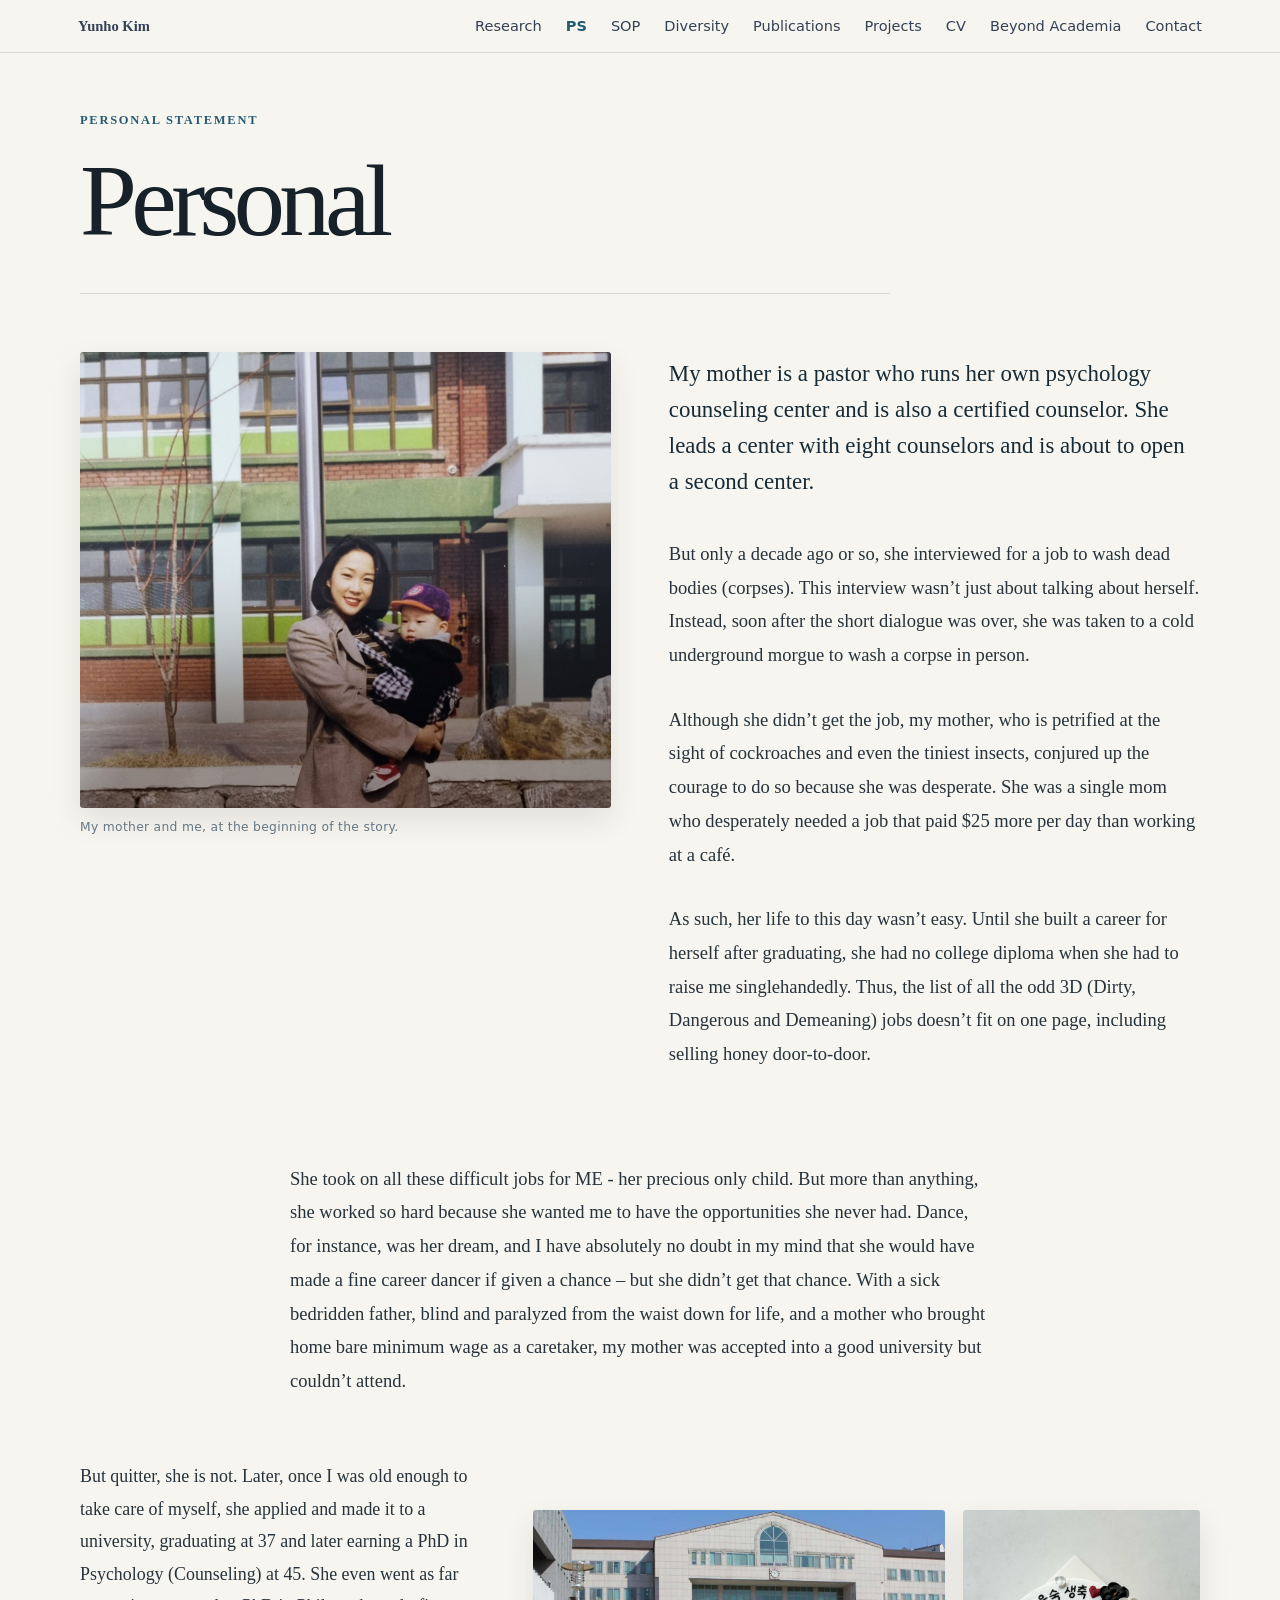
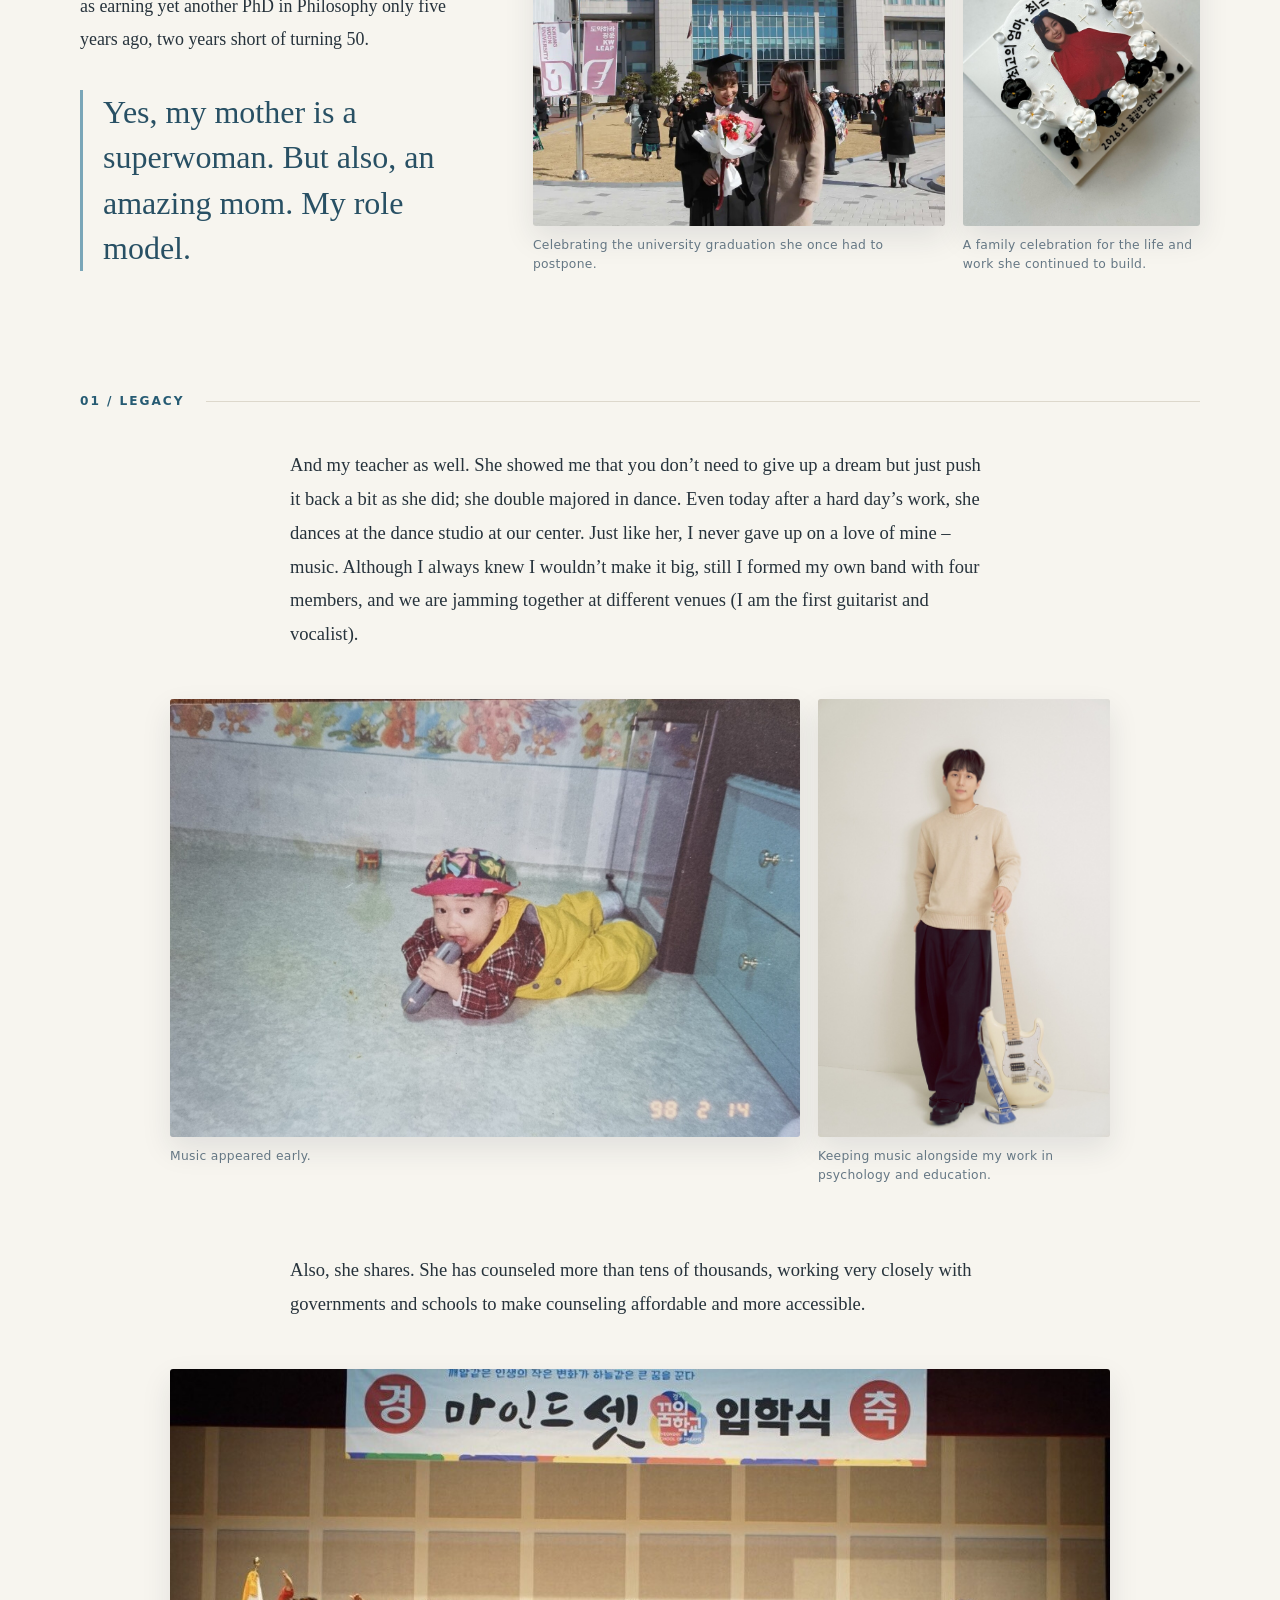
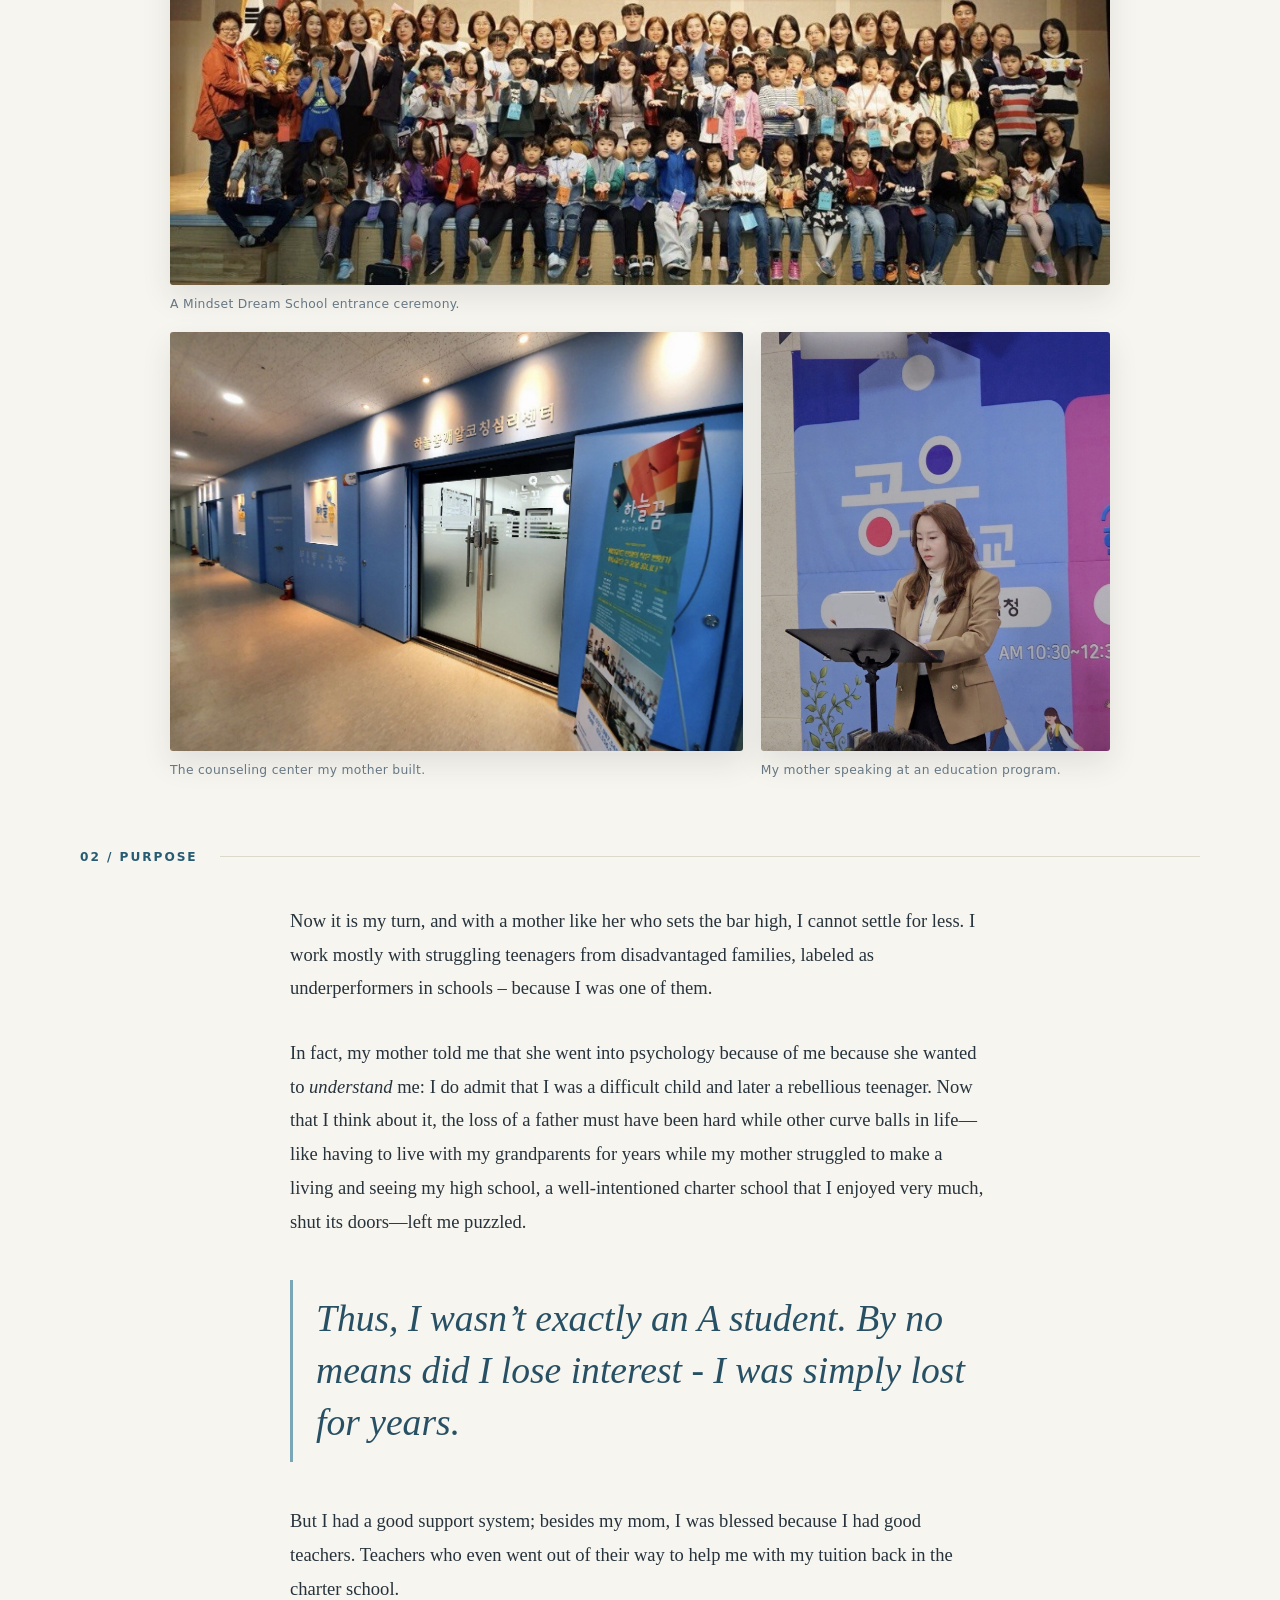
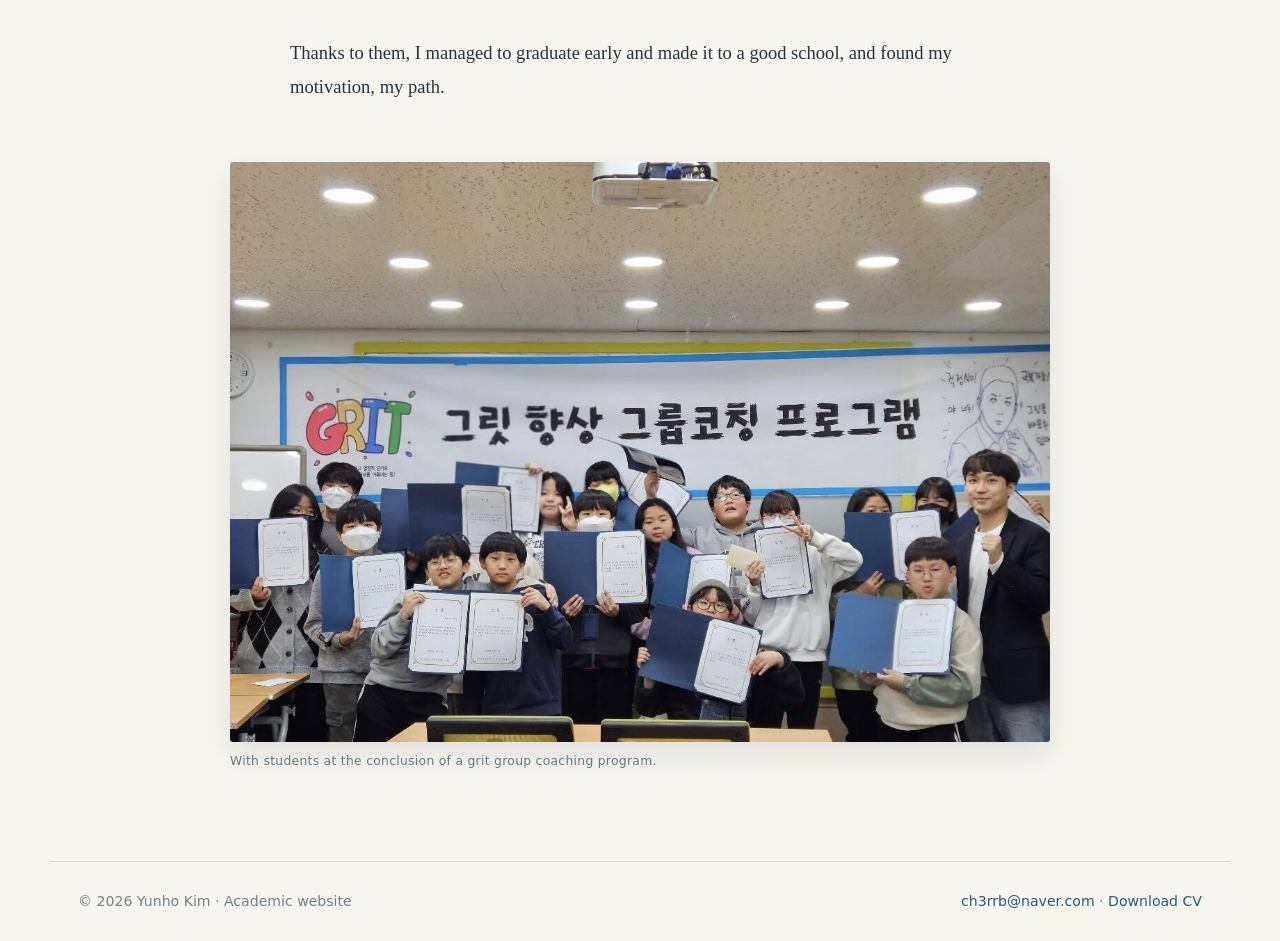
<file: ps.html>
<!doctype html><html lang="en"><head><meta charset="utf-8"><meta name="viewport" content="width=device-width,initial-scale=1"><title>Personal Statement | Yunho Kim</title><meta name="description" content="Academic website of Yunho Kim: school mental health, MTSS, motivation and behavior change, youth mental health, and coaching psychology."><link rel="stylesheet" href="styles.css?v=nav-restore-20260926"><meta property="og:type" content="website"><meta property="og:site_name" content="Yunho Kim"><meta property="og:title" content="Personal Statement | Yunho Kim"><meta property="og:description" content="Academic website of Yunho Kim: school mental health, MTSS, motivation and behavior change, youth mental health, and coaching psychology."><meta property="og:url" content="https://yunhokim-coder.github.io/yuns-personal-website/ps.html"><meta property="og:image" content="https://yunhokim-coder.github.io/yuns-personal-website/og-profile.jpg"><meta property="og:image:width" content="1200"><meta property="og:image:height" content="630"><meta property="og:image:alt" content="Portrait of Yunho Kim"><meta name="twitter:card" content="summary_large_image"><meta name="twitter:image" content="https://yunhokim-coder.github.io/yuns-personal-website/og-profile.jpg"></head><body><header class="site-header"><nav class="nav"><a class="brand" href="index.html">Yunho Kim</a>
<a href="research.html">Research</a>
<a class="active" href="ps.html">PS</a>
<a href="sop.html">SOP</a>
<a href="diversity.html">Diversity</a>
<a href="publications.html">Publications</a>
<a href="projects.html">Projects</a>
<a href="cv.html">CV</a>
<a href="beyond.html">Beyond Academia</a>
<a href="contact.html">Contact</a></nav></header>
<main>
  <article class="ps-article ps-photo-essay">
    <header class="ps-head"><div class="eyebrow">Personal Statement</div><h1>Personal</h1></header>

    <section class="ps-opening-grid">
      <figure class="ps-photo ps-photo--hero"><img src="ps-mother-and-child.jpg" alt="Yunho Kim as a young child in his mother's arms" width="1800" height="1548" loading="eager"><figcaption>My mother and me, at the beginning of the story.</figcaption></figure>
      <div class="ps-opening-copy">
        <p class="ps-opening">My mother is a pastor who runs her own psychology counseling center and is also a certified counselor. She leads a center with eight counselors and is about to open a second center.</p>
        <p>But only a decade ago or so, she interviewed for a job to wash dead bodies (corpses). This interview wasn’t just about talking about herself. Instead, soon after the short dialogue was over, she was taken to a cold underground morgue to wash a corpse in person.</p>
        <p>Although she didn’t get the job, my mother, who is petrified at the sight of cockroaches and even the tiniest insects, conjured up the courage to do so because she was desperate. She was a single mom who desperately needed a job that paid $25 more per day than working at a café.</p>
        <p>As such, her life to this day wasn’t easy. Until she built a career for herself after graduating, she had no college diploma when she had to raise me singlehandedly. Thus, the list of all the odd 3D (Dirty, Dangerous and Demeaning) jobs doesn’t fit on one page, including selling honey door-to-door.</p>
      </div>
    </section>

    <div class="ps-prose"><p>She took on all these difficult jobs for ME - her precious only child. But more than anything, she worked so hard because she wanted me to have the opportunities she never had. Dance, for instance, was her dream, and I have absolutely no doubt in my mind that she would have made a fine career dancer if given a chance – but she didn’t get that chance. With a sick bedridden father, blind and paralyzed from the waist down for life, and a mother who brought home bare minimum wage as a caretaker, my mother was accepted into a good university but couldn’t attend.</p></div>

    <section class="ps-milestone-grid">
      <div class="ps-milestone-copy"><p>But quitter, she is not. Later, once I was old enough to take care of myself, she applied and made it to a university, graduating at 37 and later earning a PhD in Psychology (Counseling) at 45. She even went as far as earning yet another PhD in Philosophy only five years ago, two years short of turning 50.</p><p class="ps-emphasis">Yes, my mother is a superwoman. But also, an amazing mom. My role model.</p></div>
      <div class="ps-milestone-photos ps-pair">
        <figure class="ps-photo" style="--ar:calc(1170/899)"><img src="ps-mother-graduation.jpg" alt="Yunho Kim celebrating his mother's university graduation" width="1170" height="899" loading="lazy"><figcaption>Celebrating the university graduation she once had to postpone.</figcaption></figure>
        <figure class="ps-photo" style="--ar:calc(1350/1800)"><img src="ps-mother-celebration.jpg" alt="A birthday cake celebrating Yunho Kim's mother" width="1350" height="1800" loading="lazy"><figcaption>A family celebration for the life and work she continued to build.</figcaption></figure>
      </div>
    </section>

    <div class="ps-break" aria-hidden="true"><span>01 / Legacy</span></div>
    <div class="ps-prose"><p>And my teacher as well. She showed me that you don’t need to give up a dream but just push it back a bit as she did; she double majored in dance. Even today after a hard day’s work, she dances at the dance studio at our center. Just like her, I never gave up on a love of mine – music. Although I always knew I wouldn’t make it big, still I formed my own band with four members, and we are jamming together at different venues (I am the first guitarist and vocalist).</p></div>

    <section class="ps-music-spread ps-pair" aria-label="Music across time">
      <figure class="ps-photo ps-photo--childhood" style="--ar:calc(1800/1252)"><img src="ps-childhood-microphone.jpg" alt="Yunho Kim as a toddler holding a microphone" width="1800" height="1252" loading="lazy"><figcaption>Music appeared early.</figcaption></figure>
      <figure class="ps-photo ps-photo--music-portrait" style="--ar:calc(1200/1800)"><img src="ps-music-portrait.jpg" alt="Yunho Kim standing with his electric guitar" width="1200" height="1800" loading="lazy"><figcaption>Keeping music alongside my work in psychology and education.</figcaption></figure>
    </section>

    <div class="ps-prose"><p>Also, she shares. She has counseled more than tens of thousands, working very closely with governments and schools to make counseling affordable and more accessible.</p></div>

    <section class="ps-community-spread" aria-label="Counseling and educational work">
      <figure class="ps-photo ps-photo--wide"><img src="ps-dream-school.jpg" alt="Students, families, and educators gathered at a Mindset Dream School entrance ceremony" width="1179" height="648" loading="lazy"><figcaption>A Mindset Dream School entrance ceremony.</figcaption></figure>
      <div class="ps-community-pair ps-pair">
        <figure class="ps-photo" style="--ar:calc(1179/861)"><img src="ps-counseling-center.jpg" alt="Hallway entrance to the counseling center built by Yunho Kim's mother" width="1179" height="861" loading="lazy"><figcaption>The counseling center my mother built.</figcaption></figure>
        <figure class="ps-photo" style="--ar:calc(1179/1412)"><img src="ps-mother-educator.jpg" alt="Yunho Kim's mother speaking at an education program" width="1179" height="1412" loading="lazy"><figcaption>My mother speaking at an education program.</figcaption></figure>
      </div>
    </section>

    <div class="ps-break" aria-hidden="true"><span>02 / Purpose</span></div>
    <div class="ps-prose">
      <p>Now it is my turn, and with a mother like her who sets the bar high, I cannot settle for less. I work mostly with struggling teenagers from disadvantaged families, labeled as underperformers in schools – because I was one of them.</p>
      <p>In fact, my mother told me that she went into psychology because of me because she wanted to <em>understand</em> me: I do admit that I was a difficult child and later a rebellious teenager. Now that I think about it, the loss of a father must have been hard while other curve balls in life—like having to live with my grandparents for years while my mother struggled to make a living and seeing my high school, a well-intentioned charter school that I enjoyed very much, shut its doors—left me puzzled.</p>
      <p class="ps-pull">Thus, I wasn’t exactly an A student. By no means did I lose interest - I was simply lost for years.</p>
      <p>But I had a good support system; besides my mom, I was blessed because I had good teachers. Teachers who even went out of their way to help me with my tuition back in the charter school.</p>
      <p>Thanks to them, I managed to graduate early and made it to a good school, and found my motivation, my path.</p>
    </div>

    <figure class="ps-photo ps-photo--closing"><img src="ps-grit-coaching.jpg" alt="Yunho Kim with students after a grit group coaching program" width="1179" height="834" loading="lazy"><figcaption>With students at the conclusion of a grit group coaching program.</figcaption></figure>
  </article>
</main>
<footer><span>© 2026 Yunho Kim · Academic website</span><span><a href="mailto:ch3rrb@naver.com">ch3rrb@naver.com</a> · <a href="Yunho_Kim_CV_2026-v2.pdf" download>Download CV</a></span></footer></body></html>
</file>
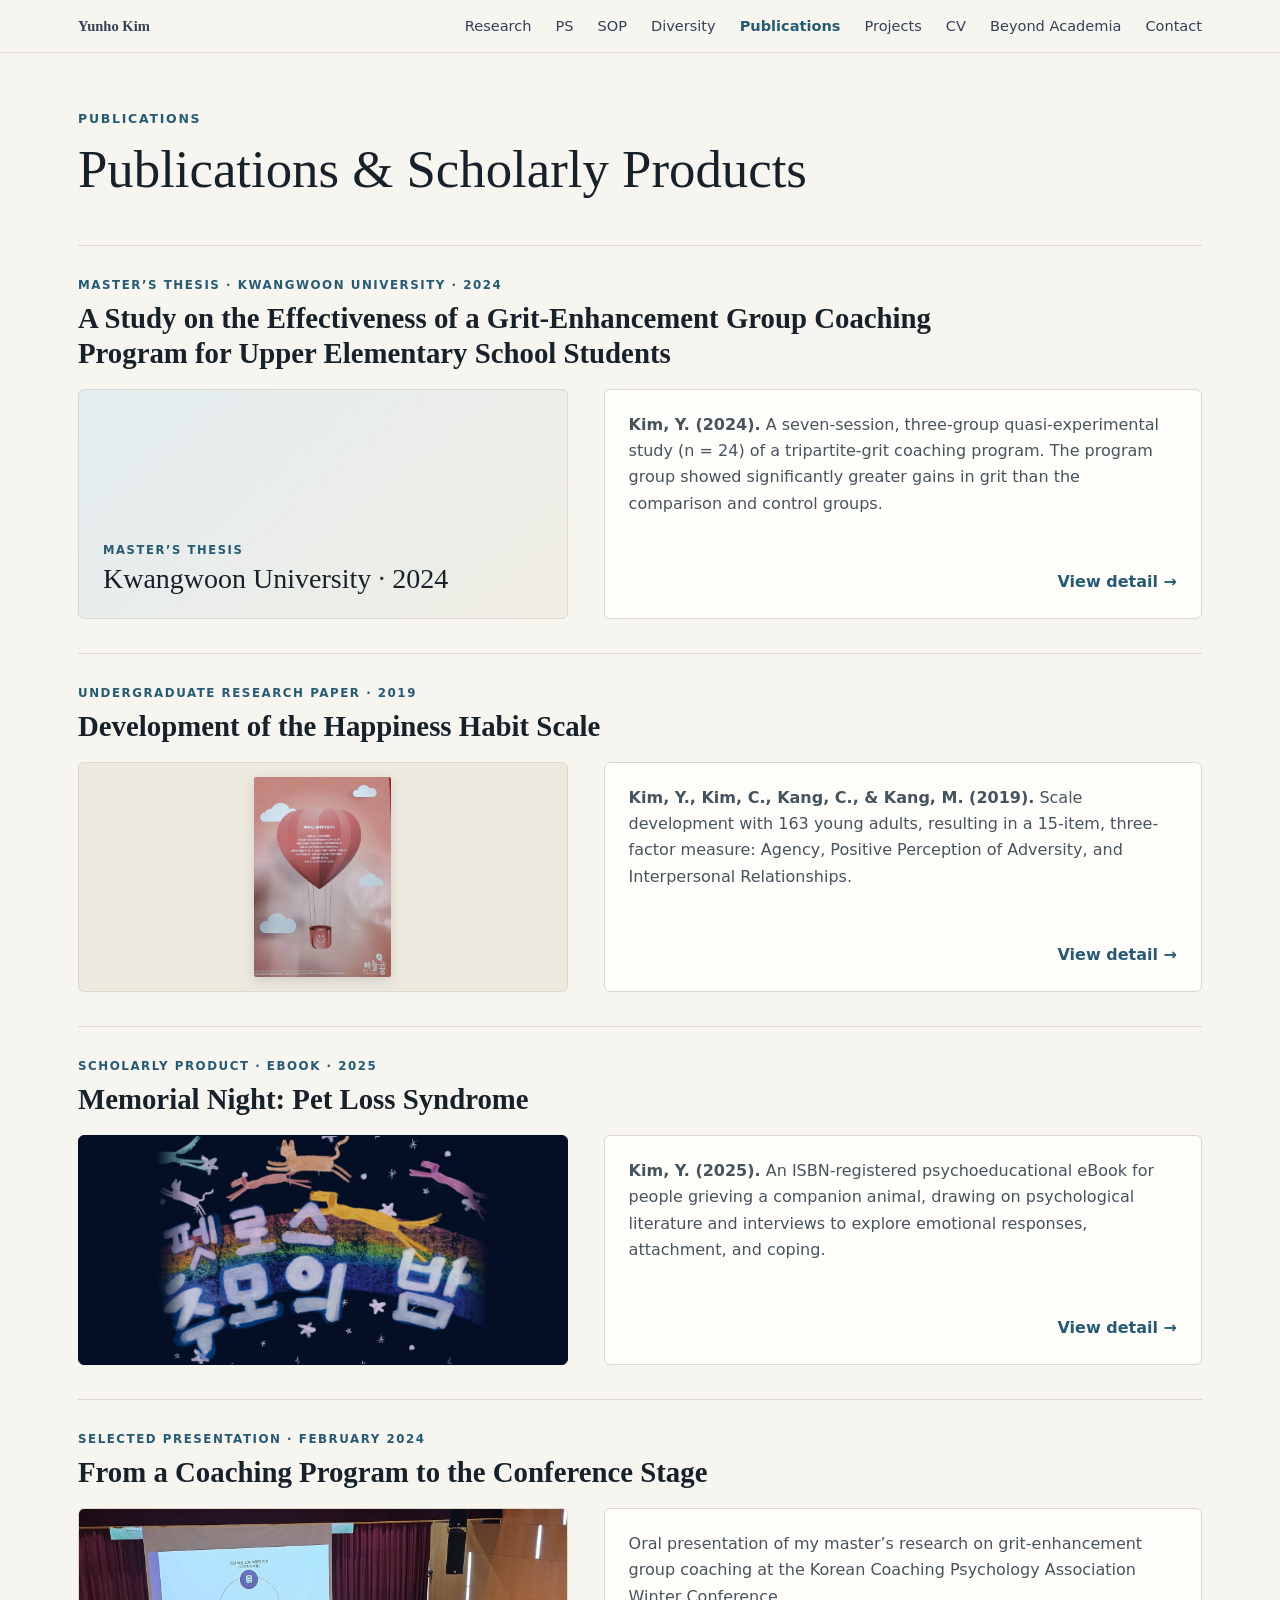
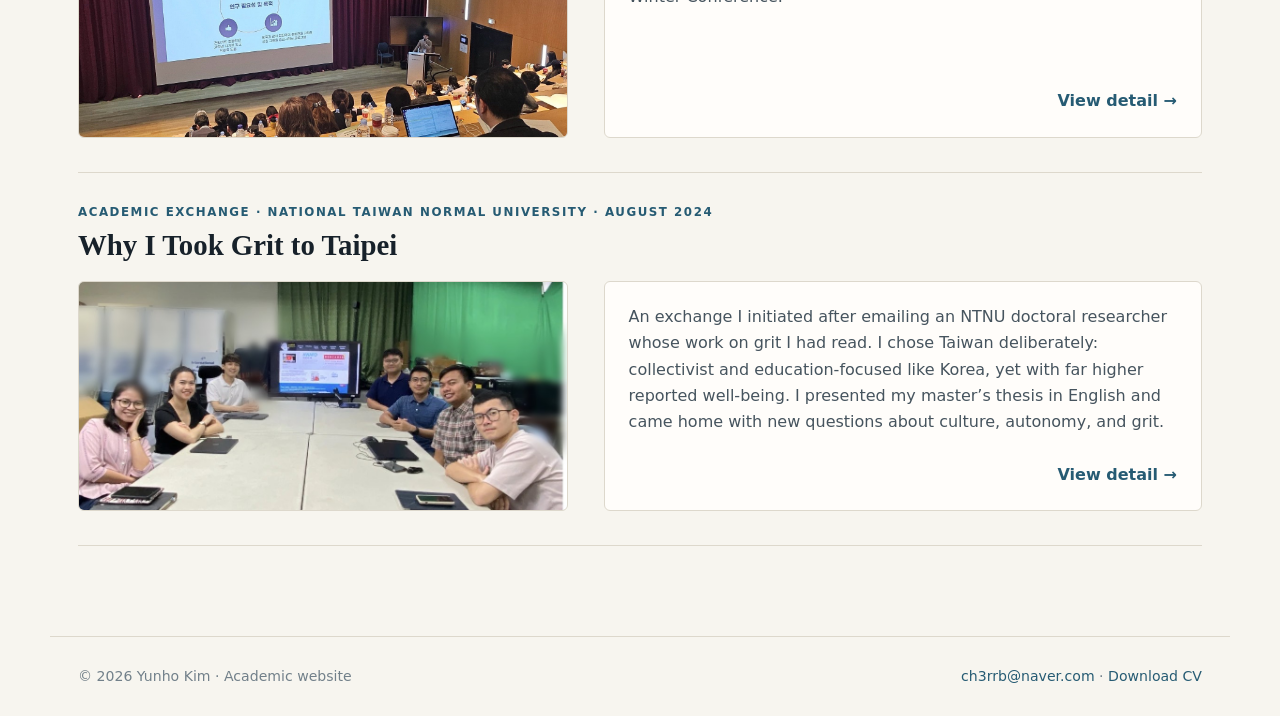
<file: publications.html>
<!doctype html><html lang="en"><head><meta charset="utf-8"><meta name="viewport" content="width=device-width,initial-scale=1"><title>Publications | Yunho Kim</title><meta name="description" content="Academic website of Yunho Kim: school mental health, MTSS, motivation and behavior change, youth mental health, and coaching psychology."><link rel="stylesheet" href="styles.css?v=nav-restore-20260926"><script src="collection.js"></script><meta property="og:type" content="website"><meta property="og:site_name" content="Yunho Kim"><meta property="og:title" content="Publications | Yunho Kim"><meta property="og:description" content="Academic website of Yunho Kim: school mental health, MTSS, motivation and behavior change, youth mental health, and coaching psychology."><meta property="og:url" content="https://yunhokim-coder.github.io/yuns-personal-website/publications.html"><meta property="og:image" content="https://yunhokim-coder.github.io/yuns-personal-website/og-profile.jpg"><meta property="og:image:width" content="1200"><meta property="og:image:height" content="630"><meta property="og:image:alt" content="Portrait of Yunho Kim"><meta name="twitter:card" content="summary_large_image"><meta name="twitter:image" content="https://yunhokim-coder.github.io/yuns-personal-website/og-profile.jpg"></head><body><header class="site-header"><nav class="nav"><a class="brand" href="index.html">Yunho Kim</a>
<a href="research.html">Research</a>
<a href="ps.html">PS</a>
<a href="sop.html">SOP</a>
<a href="diversity.html">Diversity</a>
<a class="active" href="publications.html">Publications</a>
<a href="projects.html">Projects</a>
<a href="cv.html">CV</a>
<a href="beyond.html">Beyond Academia</a>
<a href="contact.html">Contact</a></nav></header><main><div class="page-head"><div class="eyebrow">Publications</div><h1>Publications & Scholarly Products</h1></div>
<section class="overview" id="overview" aria-label="All publications" data-back-label="All publications">
<article class="overview-item" data-card-for="masters-thesis"><div class="overview-kicker">Master’s thesis · Kwangwoon University · 2024</div><h2><a href="#masters-thesis">A Study on the Effectiveness of a Grit-Enhancement Group Coaching Program for Upper Elementary School Students</a></h2><div class="overview-body"><a class="overview-media overview-media--text" href="#masters-thesis" tabindex="-1" aria-hidden="true"><span>Master’s thesis</span><strong>Kwangwoon University · 2024</strong></a><div class="overview-summary"><p><strong>Kim, Y. (2024).</strong> A seven-session, three-group quasi-experimental study (n = 24) of a tripartite-grit coaching program. The program group showed significantly greater gains in grit than the comparison and control groups.</p><a class="overview-more" href="#masters-thesis">View detail →</a></div></div></article>
<article class="overview-item" data-card-for="happiness-habit-scale"><div class="overview-kicker">Undergraduate research paper · 2019</div><h2><a href="#happiness-habit-scale">Development of the Happiness Habit Scale</a></h2><div class="overview-body"><a class="overview-media overview-media--poster" href="#happiness-habit-scale" tabindex="-1" aria-hidden="true"><img src="happiness-cover-2019.webp" alt="" loading="lazy"></a><div class="overview-summary"><p><strong>Kim, Y., Kim, C., Kang, C., &amp; Kang, M. (2019).</strong> Scale development with 163 young adults, resulting in a 15-item, three-factor measure: Agency, Positive Perception of Adversity, and Interpersonal Relationships.</p><a class="overview-more" href="#happiness-habit-scale">View detail →</a></div></div></article>
<article class="overview-item" data-card-for="memorial-night"><div class="overview-kicker">Scholarly product · eBook · 2025</div><h2><a href="#memorial-night">Memorial Night: Pet Loss Syndrome</a></h2><div class="overview-body"><a class="overview-media overview-media--night" href="#memorial-night" tabindex="-1" aria-hidden="true"><img src="petloss-memorial-night-banner-2025.jpg" alt="" loading="lazy"></a><div class="overview-summary"><p><strong>Kim, Y. (2025).</strong> An ISBN-registered psychoeducational eBook for people grieving a companion animal, drawing on psychological literature and interviews to explore emotional responses, attachment, and coping.</p><a class="overview-more" href="#memorial-night">View detail →</a></div></div></article>
<article class="overview-item" data-card-for="winter-conference"><div class="overview-kicker">Selected presentation · February 2024</div><h2><a href="#winter-conference">From a Coaching Program to the Conference Stage</a></h2><div class="overview-body"><a class="overview-media" href="#winter-conference" tabindex="-1" aria-hidden="true"><img src="winter-conference-oral-2024.jpg" alt="" loading="lazy" style="object-position:center 46%"></a><div class="overview-summary"><p>Oral presentation of my master’s research on grit-enhancement group coaching at the Korean Coaching Psychology Association Winter Conference.</p><a class="overview-more" href="#winter-conference">View detail →</a></div></div></article>
<article class="overview-item" data-card-for="academic-exchange"><div class="overview-kicker">Academic exchange · National Taiwan Normal University · August 2024</div><h2><a href="#academic-exchange">Why I Took Grit to Taipei</a></h2><div class="overview-body"><a class="overview-media" href="#academic-exchange" tabindex="-1" aria-hidden="true"><img src="ntnu-group-2024.jpg" alt="" loading="lazy" style="object-position:center 55%"></a><div class="overview-summary"><p>An exchange I initiated after emailing an NTNU doctoral researcher whose work on grit I had read. I chose Taiwan deliberately: collectivist and education-focused like Korea, yet with far higher reported well-being. I presented my master’s thesis in English and came home with new questions about culture, autonomy, and grit.</p><a class="overview-more" href="#academic-exchange">View detail →</a></div></div></article>
</section>
<article class="item publication-entry" id="masters-thesis" data-detail><h2>Master’s Thesis</h2><p><strong>Kim, Y. (2024).</strong> <em>A Study on the Effectiveness of a Grit-Enhancement Group Coaching Program for Upper Elementary School Students.</em> Master’s thesis, Kwangwoon University.</p><div class="publication-summary"><h3>Abstract</h3><p>This thesis evaluated a seven-session group coaching program based on a tripartite model of grit that includes situational adaptability. Twenty-four upper-elementary students participated in a quasi-experimental design: eight received the tripartite-grit program, eight received a two-factor grit comparison program, and eight formed a no-program control group. Grit and self-directed learning were measured before the program, immediately afterward, and at a two-week follow-up. The tripartite-grit group showed a significantly greater increase in grit than the comparison and control groups. Effects on self-directed learning were not statistically significant. The findings support the program’s potential for strengthening grit in this sample.</p></div><p class="publication-links"><a href="https://www.riss.kr/search/Search.do?isDetailSearch=N&amp;searchGubun=true&amp;viewYn=OP&amp;query=%EC%B4%88%EB%93%B1%ED%95%99%EA%B5%90%20%EA%B3%A0%ED%95%99%EB%85%84%20%EB%8C%80%EC%83%81%20%EA%B7%B8%EB%A6%BF%ED%96%A5%EC%83%81%20%EA%B7%B8%EB%A3%B9%EC%BD%94%EC%B9%AD%20%ED%94%84%EB%A1%9C%EA%B7%B8%EB%9E%A8%EC%9D%98%20%ED%9A%A8%EA%B3%BC%EC%84%B1%EC%97%90%20%EA%B4%80%ED%95%9C%20%EC%97%B0%EA%B5%AC" target="_blank" rel="noopener noreferrer">View on RISS ↗</a> · <a href="https://www.dbpia.co.kr/journal/detail?nodeId=T16940303" target="_blank" rel="noopener noreferrer">View on DBpia ↗</a></p></article>
<article class="item publication-entry publication-entry--happiness" id="happiness-habit-scale" data-detail>
  <div class="publication-kicker">Undergraduate research paper · 2019</div>
  <h2>Development of the Happiness Habit Scale</h2>
  <p class="publication-citation"><strong>Kim, Y., Kim, C., Kang, C., &amp; Kang, M. (2019).</strong> <em>Development of the Happiness Habit Scale</em> [Departmental research paper]. <em>Research in Industrial and Organizational Psychology, 26</em>, 150–158. Kwangwoon University, Department of Industrial Psychology.</p>
  <div class="publication-summary"><h3>Overview</h3><p>Beginning with a 26-item pool, the study analyzed data from 163 young adults using item analysis, internal-consistency analysis, and exploratory factor analysis in SPSS 20.0, resulting in a 15-item, three-factor measure: Agency, Positive Perception of Adversity, and Interpersonal Relationships. The initial 26-item measure showed Cronbach’s α = .808, and criterion-related validity was supported by a significant positive association with the Satisfaction With Life Scale (<em>r</em> = .399, <em>p</em> &lt; .001).</p></div>
  <p class="publication-links"><a href="https://doi.org/10.5281/zenodo.22944190" target="_blank" rel="noopener noreferrer">View record · DOI: 10.5281/zenodo.22944190 ↗</a> · <a href="research.html#happiness-habit-scale">Read the research story →</a></p>
</article>
<article class="item publication-entry publication-entry--petloss" id="memorial-night" data-detail><div class="publication-product-grid"><figure class="publication-product-visual"><div class="publication-art-frame"><img src="petloss-scholarly-product-2025.jpg" alt="Illustrated Memorial Night artwork showing companion animals beneath a night sky" width="1639" height="2048" loading="lazy"></div><figcaption>Illustrated project artwork for <em>Memorial Night: Pet Loss Syndrome</em>.</figcaption></figure><div class="publication-product-copy"><div class="publication-kicker">Scholarly product · 2025</div><h2>Memorial Night: Pet Loss Syndrome</h2><p class="publication-citation"><strong>Kim, Y. (2025).</strong> <em>Memorial Night: Pet Loss Syndrome (추모의 밤: 펫로스 증후군)</em> [eBook]. ISBN 979-11-982644-0-4.</p><div class="publication-summary"><h3>Overview</h3><p>This psychoeducational eBook supports people grieving the loss of a companion animal. Drawing on psychological literature and interviews with people who have experienced pet loss, it explores common emotional responses and the ways attachment can shape grief. The guide discusses coping strategies, memorial practices, and approaches to recovery in accessible language. Developed as part of a pet-loss support project, it is intended for bereaved pet owners as well as counselors, educators, and others who support them.</p></div><p class="publication-links"><a href="https://doi.org/10.5281/zenodo.22899851" target="_blank" rel="noopener noreferrer">Read the eBook · DOI: 10.5281/zenodo.22899851 ↗</a></p><p class="small publication-role">Role: Supervising Counselor &amp; Researcher; supported by Yul Choi, Jimin Sung, and Seojin Lee as research assistants.</p></div></div></article>
<section class="item conference-feature" id="winter-conference" data-detail aria-labelledby="winter-talk-title"><div class="eyebrow">Selected presentations · February 2024</div><h2 id="winter-talk-title">From a Coaching Program to the Conference Stage</h2><p class="conference-deck">At the Korean Coaching Psychology Association’s winter conference, I presented my master’s research on a group coaching program designed to strengthen grit among upper-elementary students.</p><figure class="conference-photo"><img src="winter-conference-oral-2024.jpg" width="1600" height="901" loading="lazy" alt="Yunho Kim presenting his grit coaching research on stage to an audience at the winter conference"><figcaption>Oral presentation at the Korean Coaching Psychology Association Winter Conference, February 2024.</figcaption></figure><div class="conference-columns"><div><span class="conference-chapter">The question</span><h3>Can grit be practiced?</h3><p>My research began with a practical question: how can a child keep working toward a goal while adapting when circumstances change? The seven-session program treated grit as more than persistence alone. It brought together sustained effort, continued interest, and situational adaptability in activities for upper-elementary students.</p></div><div><span class="conference-chapter">The evidence</span><h3>What the study showed</h3><p>I presented a three-group study with 24 students and assessments before the program, immediately afterward, and two weeks later. Grit improved significantly more in the program group than in the comparison and no-program groups. The effect on self-directed learning was not statistically significant, a useful reminder that gains in one outcome do not automatically extend to another.</p></div></div><p class="conference-ending">Presenting the findings connected a small-group coaching study to a wider question about how motivation and self-management skills might be supported in everyday school settings. <a href="#masters-thesis">Read the thesis summary ↑</a></p></section>
<article class="item gf-feature" id="academic-exchange" data-detail aria-labelledby="ntnu-title">
  <div class="eyebrow">Academic exchange · National Taiwan Normal University · August 2024</div>
  <h2 id="ntnu-title">Why I Took Grit to Taipei</h2>
  <p class="gf-deck">Taiwan shares Korea’s collectivist roots and its high regard for education, yet it reports far greater well-being. I went to find out what that difference looks like from inside a classroom, and presented my research on grit along the way.</p>
  <p class="gf-byline">By Yunho Kim · Presenter</p>

  <figure class="gf-photo gf-photo--lead"><img src="ntnu-group-2024.jpg" alt="Yunho Kim with master's and doctoral students around a seminar table at National Taiwan Normal University" width="1039" height="706"><figcaption>With master’s and doctoral researchers at National Taiwan Normal University, Taipei, August 2024.</figcaption></figure>

  <div class="gf-split ntnu-split">
    <div class="gf-body">
      <p class="gf-lede">While working on my thesis, I read a paper on grit by a doctoral researcher at National Taiwan Normal University (NTNU). Our questions overlapped, so I wrote to the author, introduced my own study, and proposed that our groups meet to share work.</p>
      <p>That email became an academic exchange. In August 2024, I joined master’s and doctoral students at NTNU. Each of us presented our research in English, then opened it to discussion and defense-style questioning. A faculty member joined the later part of the session.</p>
    </div>
    <aside class="ntnu-glance" aria-label="Exchange at a glance">
      <strong>At a glance</strong>
      <dl>
        <div><dt>Host</dt><dd>National Taiwan Normal University, Taipei</dd></div>
        <div><dt>Format</dt><dd>Research presentations in English, followed by discussion and defense-style Q&amp;A</dd></div>
        <div><dt>My talk</dt><dd>A seven-session, three-factor grit coaching program for upper-elementary students (master’s thesis)</dd></div>
        <div><dt>Origin</dt><dd>My email to an NTNU doctoral researcher after reading their work on grit</dd></div>
      </dl>
    </aside>
  </div>

  <section class="ntnu-why" aria-labelledby="ntnu-why-title">
    <span class="gf-kicker">Why Taiwan</span>
    <h3 id="ntnu-why-title">Same roots, different outcomes</h3>
    <p>The triarchic model of grit that my thesis built on was developed in Hong Kong, so Hong Kong might have seemed the natural place to go. I chose Taiwan on purpose. Korea, Hong Kong, and Taiwan are all collectivist societies that place enormous value on education. But in international comparisons such as the World Happiness Report, Taiwan sits well above both Korea and Hong Kong. Taiwan also struck me as having a more horizontal culture than Korea.</p>
    <div class="ntnu-compare">
      <div><strong>Korea</strong><span>Collectivist</span><span>Very high educational intensity</span><span>Low reported well-being</span></div>
      <div><strong>Hong Kong</strong><span>Collectivist</span><span>Very high educational intensity</span><span>Low reported well-being</span></div>
      <div class="ntnu-compare--focus"><strong>Taiwan</strong><span>Collectivist</span><span>High educational intensity</span><span>Markedly higher reported well-being</span></div>
    </div>
    <p>That contrast raised the question I most wanted to ask. In Korea, grit can become obsessive: persistence driven by pressure rather than by interest or purpose. If Taiwanese students share the same cultural roots, what makes their striving look different?</p>
  </section>

  <div class="gf-split ntnu-split--photo">
    <figure class="gf-photo"><img src="ntnu-presentation-2024.jpg" alt="Yunho Kim presenting his master's thesis on screen to graduate students seated around a table" width="991" height="725" loading="lazy"><figcaption>Presenting the thesis, <em>A Study on the Effectiveness of a Grit-Enhancement Group Coaching Program for Upper Elementary School Students</em>.</figcaption></figure>
    <div class="gf-body">
      <span class="gf-kicker">The presentation</span>
      <h3>Grit, across cultural contexts</h3>
      <p>My thesis tested a group coaching program built on the triarchic model, which adds adaptability to situations to the familiar two factors of perseverance and consistent interest. Presenting it in Taiwan, to researchers who think about motivation in a related but different culture, made the cultural argument feel less like a footnote and more like a live question.</p>
      <p>Explaining the study in English to an unfamiliar audience also meant stating the design, the effect, and its boundaries plainly, without leaning on shared assumptions. Their questions sent me home with a clearer sense of how to strengthen my next study, whatever its topic.</p>
    </div>
  </div>

  <blockquote class="gf-pull">Different ages, different positions, one table. Ideas were weighed on their merits.</blockquote>

  <section class="ntnu-insights" aria-labelledby="ntnu-insights-title">
    <span class="gf-kicker">What I observed</span>
    <h3 id="ntnu-insights-title">Impressions from inside the conversation</h3>
    <p>These are informal impressions from conversations, not measured findings. They still gave me hypotheses worth carrying forward.</p>
    <ul>
      <li><strong>More horizontal classrooms.</strong><span>Educators and teachers seemed, on the whole, more horizontal in how they related to students.</span></li>
      <li><strong>More room for autonomy.</strong><span>Students’ autonomy appeared to be recognized more readily than I was used to.</span></li>
      <li><strong>A gentler intensity.</strong><span>The drive around education felt somewhat less intense than in Korea.</span></li>
      <li><strong>Support that creates slack.</strong><span>Well-developed social support systems seemed to leave students with more breathing room.</span></li>
    </ul>
  </section>

  <div class="gf-body gf-close">
    <span class="gf-kicker">The room itself</span>
    <h3>A culture of open questioning</h3>
    <p>The seminar itself reflected those impressions. Participants differed in age and academic standing, yet the dynamic was noticeably horizontal. Students challenged one another directly and generously. When the professor joined, the conversation did not turn into a lecture.</p>
    <p>Listening to their questions, seeing how they framed their own research, and following the way they reasoned widened my own perspective. It made me want to study motivation not only as a trait to be strengthened, but as something shaped by the culture around a student: how much autonomy they are given, how much pressure they carry, and how much support catches them.</p>
    <p>The exchange also taught me how scholarship grows. It started because I read someone’s work closely and reached out. I intend to keep doing that.</p>
    <p class="csn-links ntnu-links"><a href="#masters-thesis">Read the thesis summary →</a> · <a href="research.html#grit-thesis">The full research story →</a></p>
  </div>

  <figure class="gf-photo ntnu-building"><img src="ntnu-building-2024.jpg" alt="Entrance of the Science Education Building at National Taiwan Normal University" width="610" height="626" loading="lazy"><figcaption>The Science Education Building at National Taiwan Normal University, where the exchange took place.</figcaption></figure>
</article></main><footer><span>© 2026 Yunho Kim · Academic website</span><span><a href="mailto:ch3rrb@naver.com">ch3rrb@naver.com</a> · <a href="Yunho_Kim_CV_2026-v2.pdf" download>Download CV</a></span></footer></body></html>
</file>
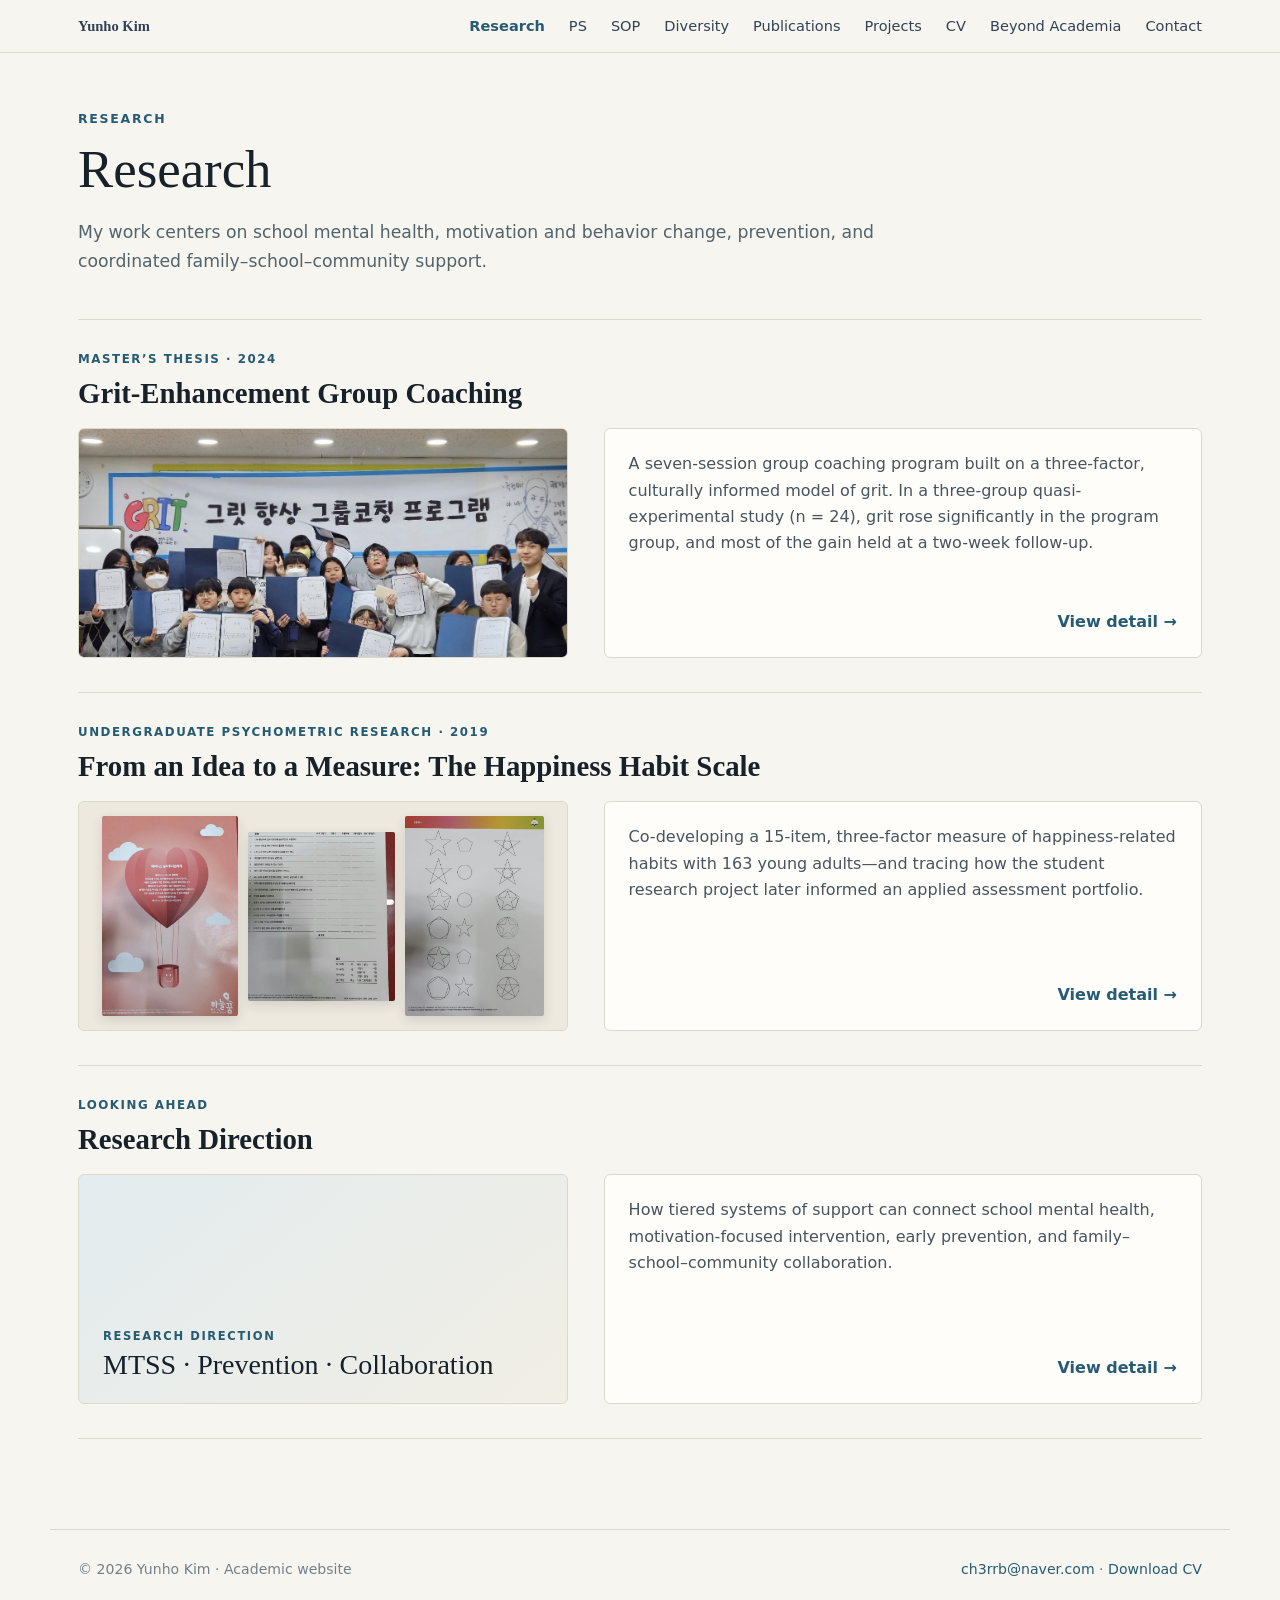
<file: research.html>
<!doctype html><html lang="en"><head><meta charset="utf-8"><meta name="viewport" content="width=device-width,initial-scale=1"><title>Research | Yunho Kim</title><meta name="description" content="Academic website of Yunho Kim: school mental health, MTSS, motivation and behavior change, youth mental health, and coaching psychology."><link rel="stylesheet" href="styles.css?v=nav-restore-20260926">  <script src="analytics.js" defer></script><script src="collection.js"></script><script src="comic.js" defer></script><meta property="og:type" content="website"><meta property="og:site_name" content="Yunho Kim"><meta property="og:title" content="Research | Yunho Kim"><meta property="og:description" content="Academic website of Yunho Kim: school mental health, MTSS, motivation and behavior change, youth mental health, and coaching psychology."><meta property="og:url" content="https://yunhokim-coder.github.io/yuns-personal-website/research.html"><meta property="og:image" content="https://yunhokim-coder.github.io/yuns-personal-website/og-profile.jpg"><meta property="og:image:width" content="1200"><meta property="og:image:height" content="630"><meta property="og:image:alt" content="Portrait of Yunho Kim"><meta name="twitter:card" content="summary_large_image"><meta name="twitter:image" content="https://yunhokim-coder.github.io/yuns-personal-website/og-profile.jpg"></head><body><header class="site-header"><nav class="nav"><a class="brand" href="index.html">Yunho Kim</a>
<a class="active" href="research.html">Research</a>
<a href="ps.html">PS</a>
<a href="sop.html">SOP</a>
<a href="diversity.html">Diversity</a>
<a href="publications.html">Publications</a>
<a href="projects.html">Projects</a>
<a href="cv.html">CV</a>
<a href="beyond.html">Beyond Academia</a>
<a href="contact.html">Contact</a></nav></header><main><div class="page-head"><div class="eyebrow">Research</div><h1>Research</h1><p class="lead">My work centers on school mental health, motivation and behavior change, prevention, and coordinated family–school–community support.</p></div>
<section class="overview" id="overview" aria-label="All research" data-back-label="All research">
<article class="overview-item" data-card-for="grit-thesis"><div class="overview-kicker">Master’s thesis · 2024</div><h2><a href="#grit-thesis">Grit-Enhancement Group Coaching</a></h2><div class="overview-body"><a class="overview-media" href="#grit-thesis" tabindex="-1" aria-hidden="true"><img src="ps-grit-coaching.jpg" alt="" loading="lazy" style="object-position:center 62%"></a><div class="overview-summary"><p>A seven-session group coaching program built on a three-factor, culturally informed model of grit. In a three-group quasi-experimental study (n = 24), grit rose significantly in the program group, and most of the gain held at a two-week follow-up.</p><a class="overview-more" href="#grit-thesis">View detail →</a></div></div></article>
<article class="overview-item" data-card-for="happiness-habit-scale"><div class="overview-kicker">Undergraduate psychometric research · 2019</div><h2><a href="#happiness-habit-scale">From an Idea to a Measure: The Happiness Habit Scale</a></h2><div class="overview-body"><a class="overview-media overview-media--sheets" href="#happiness-habit-scale" tabindex="-1" aria-hidden="true"><img src="happiness-cover-2019.webp" alt="" loading="lazy"><img src="happiness-scale-sheet-2019.webp" alt="" loading="lazy"><img src="happiness-shapes-sheet-2019.webp" alt="" loading="lazy"></a><div class="overview-summary"><p>Co-developing a 15-item, three-factor measure of happiness-related habits with 163 young adults—and tracing how the student research project later informed an applied assessment portfolio.</p><a class="overview-more" href="#happiness-habit-scale">View detail →</a></div></div></article>
<article class="overview-item" data-card-for="research-direction"><div class="overview-kicker">Looking ahead</div><h2><a href="#research-direction">Research Direction</a></h2><div class="overview-body"><a class="overview-media overview-media--text" href="#research-direction" tabindex="-1" aria-hidden="true"><span>Research direction</span><strong>MTSS · Prevention · Collaboration</strong></a><div class="overview-summary"><p>How tiered systems of support can connect school mental health, motivation-focused intervention, early prevention, and family–school–community collaboration.</p><a class="overview-more" href="#research-direction">View detail →</a></div></div></article>
</section>
<article class="item grit-feature" id="grit-thesis" data-detail aria-labelledby="grit-thesis-title">
  <div class="eyebrow">Master’s thesis · Kwangwoon University · 2024</div>
  <h2 id="grit-thesis-title">Can Grit Be Coached?</h2>
  <p class="grit-deck">A seven-session group coaching program built on a culturally informed, three-factor model of grit—tested with upper-elementary students against a two-factor program and a no-program control group.</p>

  <figure class="grit-hero"><img src="ps-grit-coaching.jpg" alt="Upper-elementary students holding completion certificates in front of a Grit Enhancement Group Coaching Program banner, with Yunho Kim standing at the right" width="1179" height="834" loading="lazy"><figcaption>The final session of the grit-enhancement group coaching program.</figcaption></figure>

  <div class="grit-stat-strip" aria-label="Study snapshot">
    <div><strong>7</strong><span>weekly 50-minute sessions</span></div>
    <div><strong>24</strong><span>fifth- and sixth-grade students</span></div>
    <div><strong>3</strong><span>groups compared</span></div>
    <div><strong>3</strong><span>measurement points</span></div>
  </div>

  <div class="grit-two-col">
    <section>
      <span class="grit-chapter">01 / The question</span>
      <h3>Grit, read in a Korean classroom</h3>
      <p>Grit is usually defined by two factors: perseverance of effort and consistency of interest toward long-term goals. That model was built largely in individualist cultural settings. In more interdependent contexts such as Korea, goals are often shaped with families and teachers, and staying on course can mean adjusting a sub-goal rather than holding every plan fixed.</p>
      <p>Datu and colleagues (2017) proposed a Triarchic Model of Grit that adds a third factor, <strong>adaptability to situations</strong>. To my knowledge, no intervention had yet tried to strengthen that third factor. My thesis set out to build one for upper-elementary students, at an age when schoolwork grows heavier and staying engaged starts to matter more.</p>
    </section>
    <section>
      <span class="grit-chapter">02 / The design</span>
      <h3>Change only what is being tested</h3>
      <p>Sixteen fifth-graders at a Seoul youth center were randomly assigned to two groups of eight; eight students at a psychological center in Gimpo formed the control group. Grit (a Korean adaptation of the Triarchic Model of Grit Scale, 11 items, α = .826) and self-direction (a 10-item proactive-personality measure) were assessed before, right after, and two weeks after the program.</p>
      <div class="grit-groups">
        <div><strong>Experimental · n = 8</strong><span>Three-factor program, including two adaptability sessions</span></div>
        <div><strong>Comparison · n = 8</strong><span>Two-factor program: identical except sessions 5–6, which used self-control and mindfulness activities</span></div>
        <div><strong>Control · n = 8</strong><span>No program</span></div>
      </div>
    </section>
  </div>

  <section class="grit-comic" aria-labelledby="grit-comic-title">
    <div class="grit-comic-head">
      <span class="grit-chapter">Program material</span>
      <h3 id="grit-comic-title">Making grit make sense to a ten-year-old</h3>
      <p>Grit is an abstract idea, so the program introduced it through a story. I wrote the storyboard for a 20-panel webtoon, <em>Rit and the School Play</em>, and commissioned an illustrator to draw it. Rit is cast as a villager instead of the lead, hears a little devil say “no talent,” keeps practicing anyway, and earns the lead in the next play. Only then does the comic name what happened: grit, and the idea that effort, like learning an instrument, grows with practice. The webtoon opened the first session.</p>
    </div>
    <div class="comic-thumbs"><button type="button" class="comic-thumb" data-comic-open="3" aria-label="Open panel 4 of 20"><img src="grit-comic/grit-comic-04.webp" alt="Rit is cast as Villager A, not the lead, and slumps in disappointment" width="1200" height="960" loading="lazy"><span>04</span></button><button type="button" class="comic-thumb" data-comic-open="5" aria-label="Open panel 6 of 20"><img src="grit-comic/grit-comic-06.webp" alt="Rit kicks the devil away: I will not give up" width="1200" height="960" loading="lazy"><span>06</span></button><button type="button" class="comic-thumb" data-comic-open="8" aria-label="Open panel 9 of 20"><img src="grit-comic/grit-comic-09.webp" alt="Rit finishes the performance to cheers and confetti" width="1200" height="960" loading="lazy"><span>09</span></button><button type="button" class="comic-thumb" data-comic-open="17" aria-label="Open panel 18 of 20"><img src="grit-comic/grit-comic-18.webp" alt="Grit is like learning an instrument: hard on day one, fluent after a year" width="1200" height="960" loading="lazy"><span>18</span></button></div>
    <p class="comic-actions"><button type="button" class="csn-button" data-comic-open="0">Read the full webtoon · 20 panels</button></p>
    <p class="comic-credit">Storyboard by Yunho Kim; illustrations by a commissioned artist. Panels 14–15 and 19 include an illustrated representation of grit researcher Angela Duckworth, created for teaching.</p>
    <dialog class="comic-viewer" aria-label="Rit and the School Play, 20-panel webtoon">
      <div class="comic-bar"><span class="comic-count" aria-live="polite">1 / 20</span><button type="button" class="comic-close" aria-label="Close">✕</button></div>
      <div class="comic-track" tabindex="0"><figure class="comic-slide"><img src="grit-comic/grit-comic-01.webp" alt="Title panel: GRIT, the power to keep working toward a goal with passionate persistence" width="1200" height="960" loading="lazy"><figcaption>1 / 20</figcaption></figure><figure class="comic-slide"><img src="grit-comic/grit-comic-02.webp" alt="Rit decides to audition for the school play, dreaming of the lead role" width="1200" height="960" loading="lazy"><figcaption>2 / 20</figcaption></figure><figure class="comic-slide"><img src="grit-comic/grit-comic-03.webp" alt="Rit practices hard to become the lead" width="1200" height="960" loading="lazy"><figcaption>3 / 20</figcaption></figure><figure class="comic-slide"><img src="grit-comic/grit-comic-04.webp" alt="Rit is cast as Villager A, not the lead, and slumps in disappointment" width="1200" height="960" loading="lazy"><figcaption>4 / 20</figcaption></figure><figure class="comic-slide"><img src="grit-comic/grit-comic-05.webp" alt="A little devil mocks Rit while an angel says everyone who does their best can shine" width="1200" height="960" loading="lazy"><figcaption>5 / 20</figcaption></figure><figure class="comic-slide"><img src="grit-comic/grit-comic-06.webp" alt="Rit kicks the devil away: I will not give up" width="1200" height="960" loading="lazy"><figcaption>6 / 20</figcaption></figure><figure class="comic-slide"><img src="grit-comic/grit-comic-07.webp" alt="Rit rehearses the assigned role in front of a mirror" width="1200" height="960" loading="lazy"><figcaption>7 / 20</figcaption></figure><figure class="comic-slide"><img src="grit-comic/grit-comic-08.webp" alt="Nervous before going on stage, Rit is encouraged by the angel" width="1200" height="960" loading="lazy"><figcaption>8 / 20</figcaption></figure><figure class="comic-slide"><img src="grit-comic/grit-comic-09.webp" alt="Rit finishes the performance to cheers and confetti" width="1200" height="960" loading="lazy"><figcaption>9 / 20</figcaption></figure><figure class="comic-slide"><img src="grit-comic/grit-comic-10.webp" alt="The teacher praises Rit, who says they practiced hard" width="1200" height="960" loading="lazy"><figcaption>10 / 20</figcaption></figure><figure class="comic-slide"><img src="grit-comic/grit-comic-11.webp" alt="The teacher announces Rit as the lead in the next play" width="1200" height="960" loading="lazy"><figcaption>11 / 20</figcaption></figure><figure class="comic-slide"><img src="grit-comic/grit-comic-12.webp" alt="Rit and friends celebrate" width="1200" height="960" loading="lazy"><figcaption>12 / 20</figcaption></figure><figure class="comic-slide"><img src="grit-comic/grit-comic-13.webp" alt="The angel explains that Rit improved their grit and asks what grit is" width="1200" height="960" loading="lazy"><figcaption>13 / 20</figcaption></figure><figure class="comic-slide"><img src="grit-comic/grit-comic-14.webp" alt="An illustrated Angela Duckworth appears to explain grit" width="1200" height="960" loading="lazy"><figcaption>14 / 20</figcaption></figure><figure class="comic-slide"><img src="grit-comic/grit-comic-15.webp" alt="Everyone sometimes feels like not studying, but grit means not giving up in difficulty" width="1200" height="960" loading="lazy"><figcaption>15 / 20</figcaption></figure><figure class="comic-slide"><img src="grit-comic/grit-comic-16.webp" alt="A friendly figure says grit can be learned and difficulties can be overcome" width="1200" height="960" loading="lazy"><figcaption>16 / 20</figcaption></figure><figure class="comic-slide"><img src="grit-comic/grit-comic-17.webp" alt="A cartoon brain lifting weights: our brains grow with practice" width="1200" height="960" loading="lazy"><figcaption>17 / 20</figcaption></figure><figure class="comic-slide"><img src="grit-comic/grit-comic-18.webp" alt="Grit is like learning an instrument: hard on day one, fluent after a year" width="1200" height="960" loading="lazy"><figcaption>18 / 20</figcaption></figure><figure class="comic-slide"><img src="grit-comic/grit-comic-19.webp" alt="Illustrated Duckworth: more than ten years of research show grit matters beyond IQ" width="1200" height="960" loading="lazy"><figcaption>19 / 20</figcaption></figure><figure class="comic-slide"><img src="grit-comic/grit-comic-20.webp" alt="Growing grit helps us become more capable people" width="1200" height="960" loading="lazy"><figcaption>20 / 20</figcaption></figure></div>
      <div class="comic-nav"><button type="button" class="comic-prev" aria-label="Previous panel">←</button><button type="button" class="comic-next" aria-label="Next panel">→</button></div>
    </dialog>
  </section>

  <section class="grit-sessions-wrap">
    <div class="grit-sessions-head">
      <span class="grit-chapter">03 / Seven sessions</span>
      <h3>Seven sessions, each built on the GROW model</h3>
      <p>Following a systematic program-development model and a pilot run, each session moved through the GROW coaching sequence: <strong>G</strong>oal, <strong>R</strong>eality, <strong>O</strong>ptions, and <strong>W</strong>ill. Short quizzes, videos, and small rewards kept attention high, and a weekly grit journal carried each session into the week that followed.</p>
    </div>
    <ol class="grit-sessions"><li class="grit-session"><b>1</b><div><span>Understanding grit</span><strong>Meet the new transfer student, Grit!</strong><p>Ground rules, a grit webtoon, an O/X quiz, a first grit self-check, and a weekly grit-tracking journal.</p></div></li><li class="grit-session"><b>2</b><div><span>Grit mindset · optimism</span><strong>Hakuna Matata!</strong><p>An optimism animation, body-language charades, and a “worry jar” that names the worries keeping students from trying.</p></div></li><li class="grit-session"><b>3</b><div><span>Grit mindset · growth</span><strong>Make our brains stronger!</strong><p>Opening the worry jar to see which worries still matter, then rewriting fixed-mindset phrases in growth-mindset language.</p></div></li><li class="grit-session"><b>4</b><div><span>Grit behavior · effort</span><strong>Plan it smart</strong><p>Brainstorming action ideas and turning a grit goal into a SMART plan.</p></div></li><li class="grit-session grit-session--key"><b>5</b><div><span>Overcoming barriers · adaptability</span><strong>What color are my glasses?</strong><p>“Same situation, different thoughts”: a folk tale about a worried mother of two merchants, a letter to a struggling peer, and a short role play on reframing a problem.</p></div></li><li class="grit-session grit-session--key"><b>6</b><div><span>Overcoming barriers · adaptability</span><strong>I’m a problem solver!</strong><p>Sorting green, yellow, and red solutions, then building and trying out a personal problem-solving plan.</p></div></li><li class="grit-session"><b>7</b><div><span>Sustaining grit</span><strong>Grit is my friend!</strong><p>What a coach does, a clip from <em>Facing the Giants</em>, a grit calligraphy frame, and a commitment to self-coaching.</p></div></li></ol>
    <p class="grit-sessions-note"><i></i>Sessions 5–6 target adaptability through social problem-solving. They are the only sessions that differ between the experimental and comparison programs.</p>
  </section>

  <section class="grit-results">
    <div class="grit-results-head">
      <span class="grit-chapter">04 / What changed</span>
      <h3>Grit rose in the experimental group, and most of the gain held at follow-up</h3>
      <p>Group means on a five-point scale. The three groups did not differ at pretest.</p>
    </div>
    <ul class="grit-legend" aria-label="Legend"><li><i class="grit-key grit-key--exp"></i>Experimental (three-factor)</li><li><i class="grit-key grit-key--comp"></i>Comparison (two-factor)</li><li><i class="grit-key grit-key--ctrl"></i>Control (no program)</li></ul>
    <div class="grit-chart-grid">
      <figure class="grit-chart"><figcaption><strong>Grit</strong><span>Time × group interaction significant, p &lt; .01</span></figcaption><svg viewBox="0 0 440 296" role="img" aria-label="Grit, group means. Experimental: Pre 3.36, Post 4.50, 2-week follow-up 4.30; Comparison: Pre 3.38, Post 3.50, 2-week follow-up 3.50; Control: Pre 3.50, Post 3.38, 2-week follow-up 3.63"><line class="grit-grid" x1="40" x2="420" y1="260.0" y2="260.0"/><text class="grit-axis" x="32" y="264.0" text-anchor="end">3.0</text><line class="grit-grid" x1="40" x2="420" y1="188.1" y2="188.1"/><text class="grit-axis" x="32" y="192.1" text-anchor="end">3.5</text><line class="grit-grid" x1="40" x2="420" y1="116.2" y2="116.2"/><text class="grit-axis" x="32" y="120.2" text-anchor="end">4.0</text><line class="grit-grid" x1="40" x2="420" y1="44.4" y2="44.4"/><text class="grit-axis" x="32" y="48.4" text-anchor="end">4.5</text><text class="grit-axis" x="70" y="284" text-anchor="middle">Pre</text><text class="grit-axis" x="230" y="284" text-anchor="middle">Post</text><text class="grit-axis" x="390" y="284" text-anchor="middle">2-week follow-up</text><polyline class="grit-line grit-line--ctrl" points="70,188.1 230,205.4 390,169.4"/><circle class="grit-dot grit-dot--ctrl" cx="70" cy="188.1" r="5"><title>Control · Pre: 3.50</title></circle><circle class="grit-dot grit-dot--ctrl" cx="230" cy="205.4" r="5"><title>Control · Post: 3.38</title></circle><circle class="grit-dot grit-dot--ctrl" cx="390" cy="169.4" r="5"><title>Control · 2-week follow-up: 3.63</title></circle><polyline class="grit-line grit-line--comp" points="70,205.4 230,188.1 390,188.1"/><circle class="grit-dot grit-dot--comp" cx="70" cy="205.4" r="5"><title>Comparison · Pre: 3.38</title></circle><circle class="grit-dot grit-dot--comp" cx="230" cy="188.1" r="5"><title>Comparison · Post: 3.50</title></circle><circle class="grit-dot grit-dot--comp" cx="390" cy="188.1" r="5"><title>Comparison · 2-week follow-up: 3.50</title></circle><polyline class="grit-line grit-line--exp" points="70,208.3 230,44.4 390,73.1"/><circle class="grit-dot grit-dot--exp" cx="70" cy="208.3" r="5"><title>Experimental · Pre: 3.36</title></circle><circle class="grit-dot grit-dot--exp" cx="230" cy="44.4" r="5"><title>Experimental · Post: 4.50</title></circle><circle class="grit-dot grit-dot--exp" cx="390" cy="73.1" r="5"><title>Experimental · 2-week follow-up: 4.30</title></circle><text class="grit-label" x="230" y="31.4" text-anchor="middle">4.50</text><text class="grit-label" x="70" y="232.3" text-anchor="middle">3.36</text><text class="grit-label" x="390" y="60.099999999999994" text-anchor="middle">4.30</text></svg></figure>
      <figure class="grit-chart"><figcaption><strong>Self-direction</strong><span>No significant time or group effects</span></figcaption><svg viewBox="0 0 440 296" role="img" aria-label="Self-direction, group means. Experimental: Pre 3.62, Post 3.97, 2-week follow-up 4.11; Comparison: Pre 3.38, Post 3.67, 2-week follow-up 3.63; Control: Pre 3.58, Post 3.77, 2-week follow-up 3.60"><line class="grit-grid" x1="40" x2="420" y1="260.0" y2="260.0"/><text class="grit-axis" x="32" y="264.0" text-anchor="end">3.0</text><line class="grit-grid" x1="40" x2="420" y1="188.1" y2="188.1"/><text class="grit-axis" x="32" y="192.1" text-anchor="end">3.5</text><line class="grit-grid" x1="40" x2="420" y1="116.2" y2="116.2"/><text class="grit-axis" x="32" y="120.2" text-anchor="end">4.0</text><line class="grit-grid" x1="40" x2="420" y1="44.4" y2="44.4"/><text class="grit-axis" x="32" y="48.4" text-anchor="end">4.5</text><text class="grit-axis" x="70" y="284" text-anchor="middle">Pre</text><text class="grit-axis" x="230" y="284" text-anchor="middle">Post</text><text class="grit-axis" x="390" y="284" text-anchor="middle">2-week follow-up</text><polyline class="grit-line grit-line--ctrl" points="70,176.6 230,149.3 390,173.8"/><circle class="grit-dot grit-dot--ctrl" cx="70" cy="176.6" r="5"><title>Control · Pre: 3.58</title></circle><circle class="grit-dot grit-dot--ctrl" cx="230" cy="149.3" r="5"><title>Control · Post: 3.77</title></circle><circle class="grit-dot grit-dot--ctrl" cx="390" cy="173.8" r="5"><title>Control · 2-week follow-up: 3.60</title></circle><polyline class="grit-line grit-line--comp" points="70,205.4 230,163.7 390,169.4"/><circle class="grit-dot grit-dot--comp" cx="70" cy="205.4" r="5"><title>Comparison · Pre: 3.38</title></circle><circle class="grit-dot grit-dot--comp" cx="230" cy="163.7" r="5"><title>Comparison · Post: 3.67</title></circle><circle class="grit-dot grit-dot--comp" cx="390" cy="169.4" r="5"><title>Comparison · 2-week follow-up: 3.63</title></circle><polyline class="grit-line grit-line--exp" points="70,170.9 230,120.6 390,100.4"/><circle class="grit-dot grit-dot--exp" cx="70" cy="170.9" r="5"><title>Experimental · Pre: 3.62</title></circle><circle class="grit-dot grit-dot--exp" cx="230" cy="120.6" r="5"><title>Experimental · Post: 3.97</title></circle><circle class="grit-dot grit-dot--exp" cx="390" cy="100.4" r="5"><title>Experimental · 2-week follow-up: 4.11</title></circle><text class="grit-label" x="230" y="107.6" text-anchor="middle">3.97</text><text class="grit-label" x="70" y="157.9" text-anchor="middle">3.62</text><text class="grit-label" x="390" y="87.4" text-anchor="middle">4.11</text></svg></figure>
    </div>
    <details class="grit-table"><summary>View the data as a table</summary><table><thead><tr><th scope="col">Measure · group</th><th scope="col">Pre</th><th scope="col">Post</th><th scope="col">Follow-up</th></tr></thead><tbody><tr><th scope="row">Grit · Experimental</th><td>3.36</td><td>4.50</td><td>4.30</td></tr><tr><th scope="row">Grit · Comparison</th><td>3.38</td><td>3.50</td><td>3.50</td></tr><tr><th scope="row">Grit · Control</th><td>3.50</td><td>3.38</td><td>3.63</td></tr><tr><th scope="row">Self-direction · Experimental</th><td>3.62</td><td>3.97</td><td>4.11</td></tr><tr><th scope="row">Self-direction · Comparison</th><td>3.38</td><td>3.67</td><td>3.63</td></tr><tr><th scope="row">Self-direction · Control</th><td>3.58</td><td>3.77</td><td>3.60</td></tr></tbody></table></details>
    <div class="grit-findings">
      <div><strong>Grit ↑</strong><p>The experimental group’s grit rose significantly from pretest to posttest (<em>t</em> = −4.57, <em>p</em> &lt; .01) and remained significantly above pretest two weeks later (<em>t</em> = −3.53, <em>p</em> &lt; .01). Its pre–post gain was also significantly larger than the comparison group’s (<em>t</em> = 2.65, <em>p</em> &lt; .05).</p></div>
      <div><strong>Self-direction ≈</strong><p>Self-direction rose slightly in the experimental group, but no main or interaction effect was significant. Proactive self-direction may still be emerging at this age, and a sample of 24 had limited power to detect a small effect.</p></div>
      <div><strong>4.42 / 5</strong><p>Average program satisfaction among experimental-group students. Items with the highest ratings concerned feeling comfortable talking with the coach and the coach helping them recognize their strengths.</p></div>
    </div>
  </section>

  <section class="grit-reflection">
    <div>
      <span class="grit-chapter">05 / What it adds, and what it cannot yet say</span>
      <h3>A first step toward culturally informed grit interventions</h3>
      <p>To my knowledge, this was the first grit program built on the triarchic model, and the first elementary grit program structured around GROW coaching. Because the experimental and comparison programs differed only in sessions 5–6, the study offers an early comparison of adaptability-focused activities against self-control and mindfulness activities. In this sample, the adaptability version produced the larger change in grit.</p>
      <p>The work later became my oral presentation at the Korean Coaching Psychology Association’s 2024 winter conference.</p>
    </div>
    <aside class="grit-limits">
      <strong>Reading the results carefully</strong>
      <ul>
        <li>Small sample, drawn only from Seoul and Gyeonggi.</li>
        <li>The control group came from a different site and included sixth-graders.</li>
        <li>Grit was measured by self-report only.</li>
        <li>A two-week follow-up is too short to show whether new habits last.</li>
        <li>I delivered the experimental program myself.</li>
      </ul>
    </aside>
  </section>

  <p class="grit-links"><a href="publications.html#masters-thesis">View publication record →</a> · <a href="publications.html#winter-conference">Conference presentation →</a></p>
</article>
<article class="item happiness-feature" id="happiness-habit-scale" data-detail>
  <div class="eyebrow">Undergraduate psychometric research · 2019</div>
  <h2>From an Idea to a Measure</h2>
  <p class="happiness-deck">Developing the Happiness Habit Scale — and tracing how a student research project later informed an applied assessment portfolio.</p>

  <div class="happiness-hero happiness-sheets">
    <figure style="--ar:calc(920/1345)"><a href="happiness-cover-2019.webp" target="_blank" rel="noopener noreferrer"><img src="happiness-cover-2019.webp" alt="Portfolio cover showing a heart-shaped hot-air balloon, designed by Sky-Dream Coaching Psychology Center" width="920" height="1345" loading="lazy"></a><figcaption>Portfolio cover, designed by Sky-Dream Coaching Psychology Center</figcaption></figure>
    <figure style="--ar:calc(1054/1212)"><a href="happiness-scale-sheet-2019.webp" target="_blank" rel="noopener noreferrer"><img src="happiness-scale-sheet-2019.webp" alt="The 15-item Happiness Habit Scale response sheet with a five-point rating grid and scoring guide" width="1054" height="1212" loading="lazy"></a><figcaption>The 15-item Happiness Habit Scale response sheet</figcaption></figure>
    <figure style="--ar:calc(945/1360)"><a href="happiness-shapes-sheet-2019.webp" target="_blank" rel="noopener noreferrer"><img src="happiness-shapes-sheet-2019.webp" alt="Shape-example sheet of stars, pentagons, and circles used in the exploratory projective happiness activity" width="945" height="1360" loading="lazy"></a><figcaption>Shape examples for the separate, exploratory projective activity</figcaption></figure>
  </div>

  <div class="happiness-stat-strip" aria-label="Happiness Habit Scale development snapshot">
    <div><strong>26</strong><span>initial items</span></div>
    <div><strong>163</strong><span>young-adult participants</span></div>
    <div><strong>15</strong><span>final items</span></div>
    <div><strong>3</strong><span>factors</span></div>
  </div>

  <div class="happiness-research-grid">
    <section>
      <span class="happiness-chapter">01 / Building the scale</span>
      <h3>Turning an idea about everyday happiness into measurable items</h3>
      <p>Working in a four-member undergraduate research team, I co-developed an initial 26-item pool intended to capture happiness-related habits. Data from 163 young adults were analyzed in SPSS 20.0 using item analysis, internal-consistency analysis, and exploratory factor analysis.</p>
      <p>The initial 26-item measure demonstrated Cronbach’s α = .808. Criterion-related validity was examined through its relationship with the Satisfaction With Life Scale, showing a significant positive association (<em>r</em> = .399, <em>p</em> &lt; .001).</p>
    </section>
    <section>
      <span class="happiness-chapter">02 / What emerged</span>
      <h3>A 15-item, three-factor measure</h3>
      <p>The scale-development process resulted in a 15-item measure organized around three factors. Rather than treating happiness as a single feeling, the final structure captured patterns related to acting intentionally, interpreting adversity, and relating to other people.</p>
      <div class="happiness-factors">
        <div><b>01</b><strong>Agency</strong></div>
        <div><b>02</b><strong>Positive Perception of Adversity</strong></div>
        <div><b>03</b><strong>Interpersonal Relationships</strong></div>
      </div>
    </section>
  </div>

  <section class="happiness-applied">
    <div>
      <span class="happiness-chapter">03 / From research to practice</span>
      <h3>From psychometric study to an applied assessment portfolio</h3>
      <p>Following the scale-development work, Sky-Dream Coaching Psychology Center designed a physical cover and response sheet around the Happiness Habit Scale. A separate projective happiness activity was also incorporated as a complementary qualitative component, bringing the materials together as an applied assessment portfolio.</p>
      <p>This later portfolio illustrates how a research product can move into practice while still requiring a clear distinction between what was psychometrically examined and what was added for exploratory use.</p>
    </div>
    <aside class="happiness-method-note">
      <strong>Methodological distinction</strong>
      <span>Only the self-report Happiness Habit Scale underwent the reliability, factor-analytic, and criterion-related validity analyses reported in the 2019 study. The projective component is presented here as a complementary exploratory activity and is not described as a separately standardized or validated psychological test.</span>
    </aside>
  </section>

  <p class="happiness-links"><a href="publications.html#happiness-habit-scale">View publication record →</a> · <a href="https://doi.org/10.5281/zenodo.22944190" target="_blank" rel="noopener noreferrer">DOI: 10.5281/zenodo.22944190 ↗</a></p>
</article>
<div class="item" id="research-direction" data-detail><h2>Research Direction</h2><p>I am particularly interested in how tiered systems of support can connect school mental health, motivation-focused intervention, early prevention, and family–school–community collaboration.</p></div></main><footer><span>© 2026 Yunho Kim · Academic website</span><span><a href="mailto:ch3rrb@naver.com">ch3rrb@naver.com</a> · <a href="Yunho_Kim_CV_2026-v2.pdf" download>Download CV</a></span></footer></body></html>
</file>
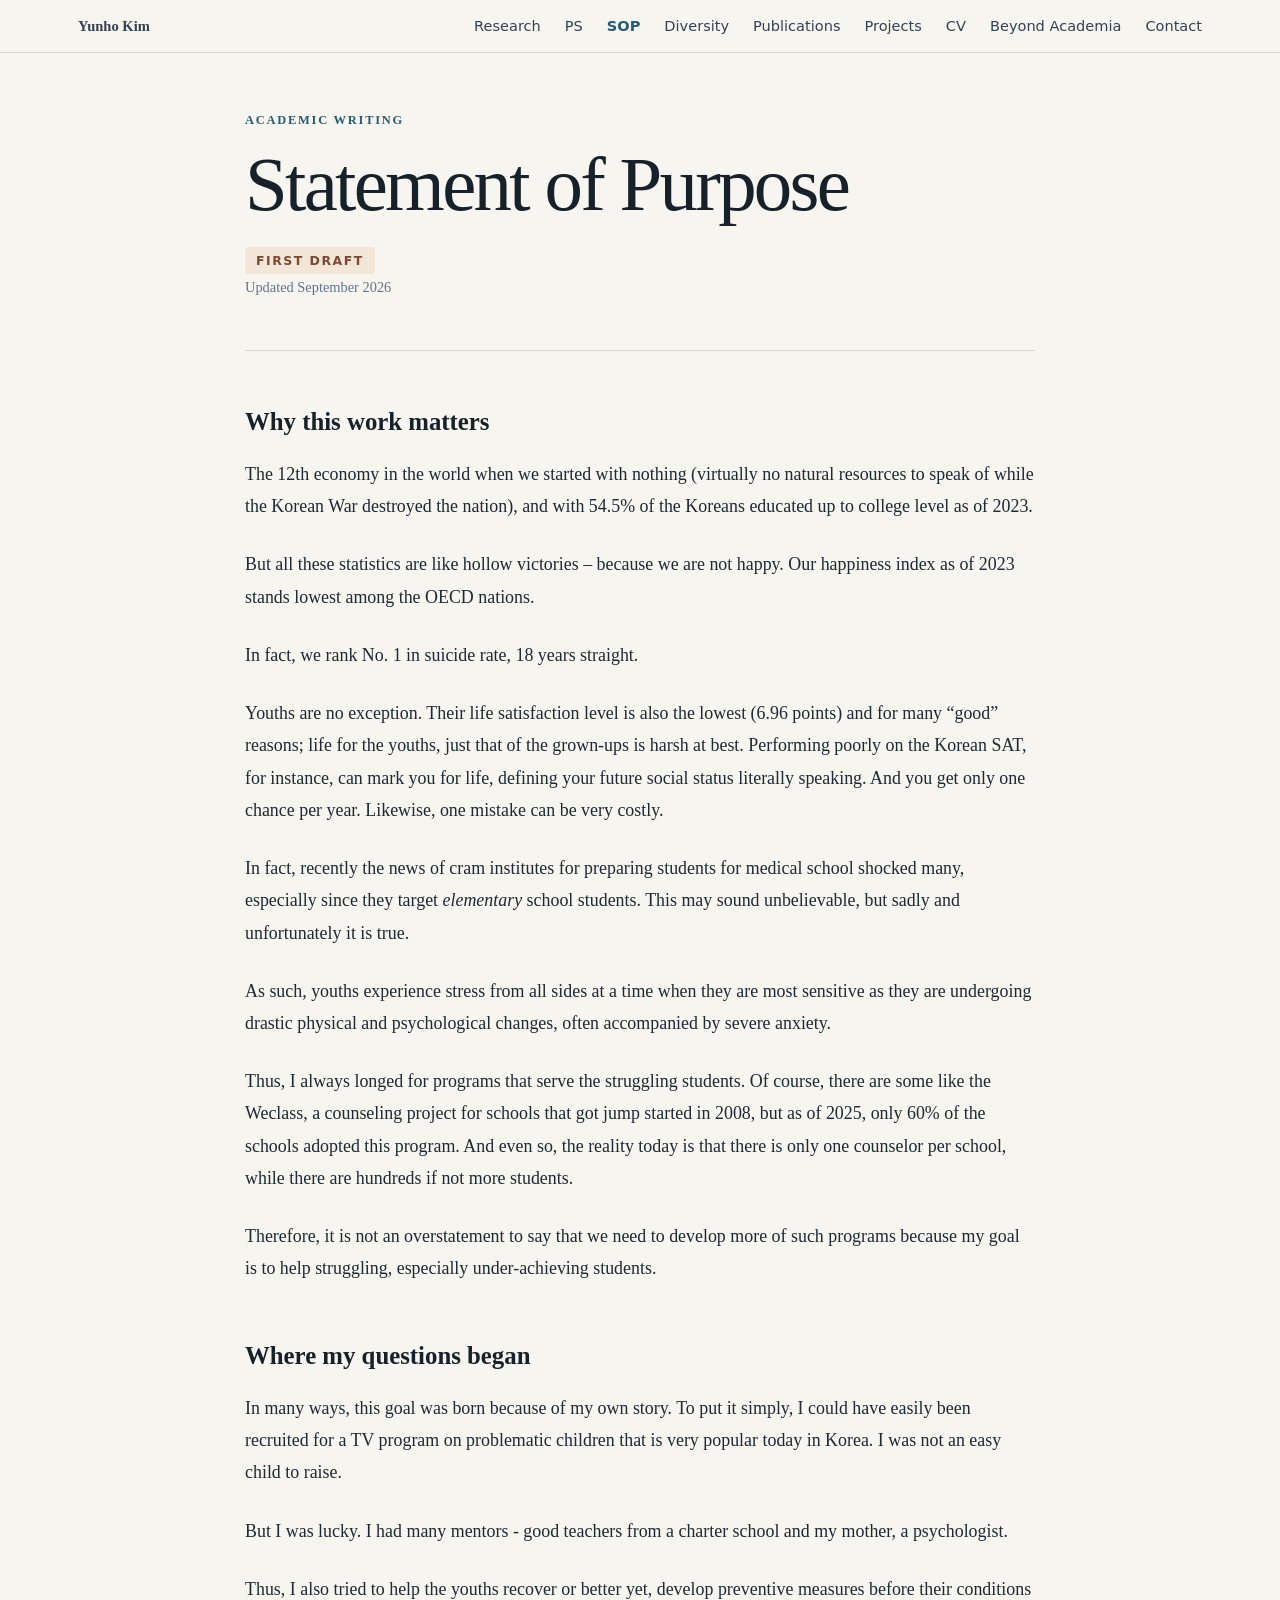
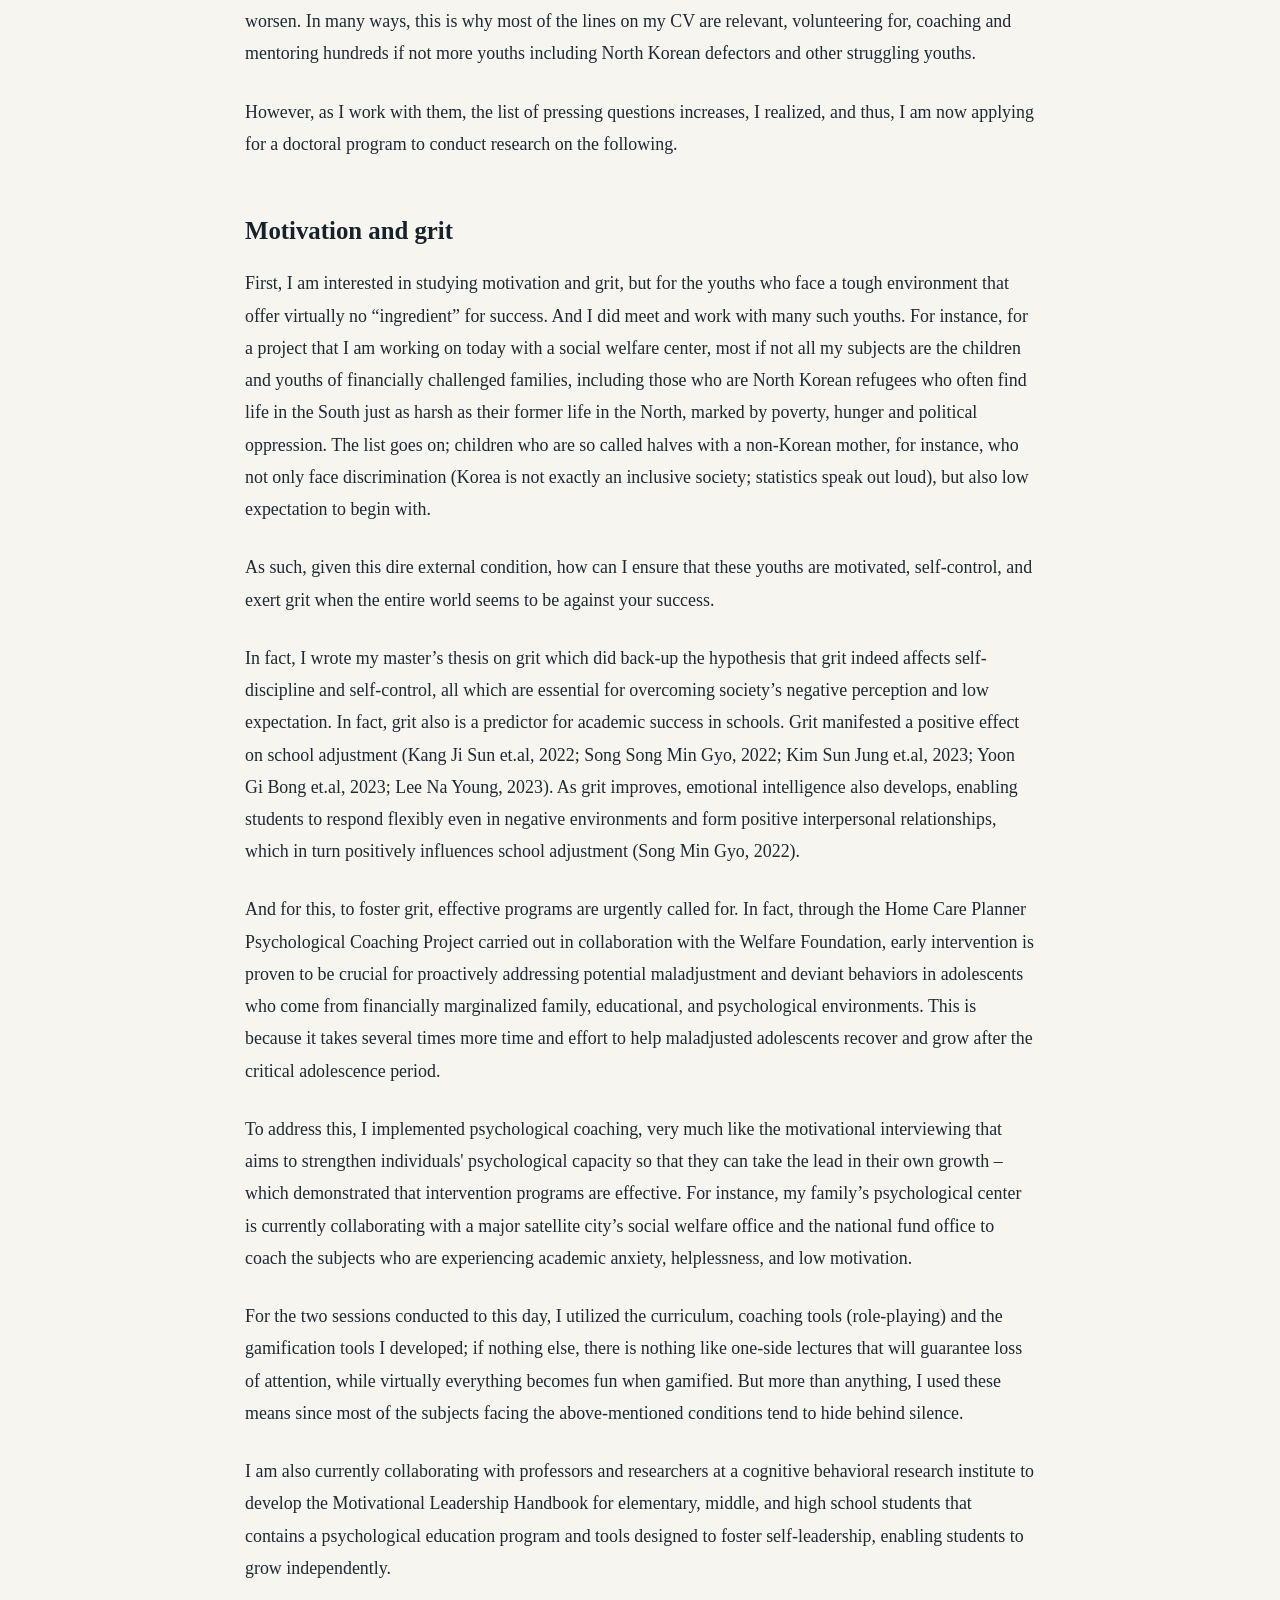
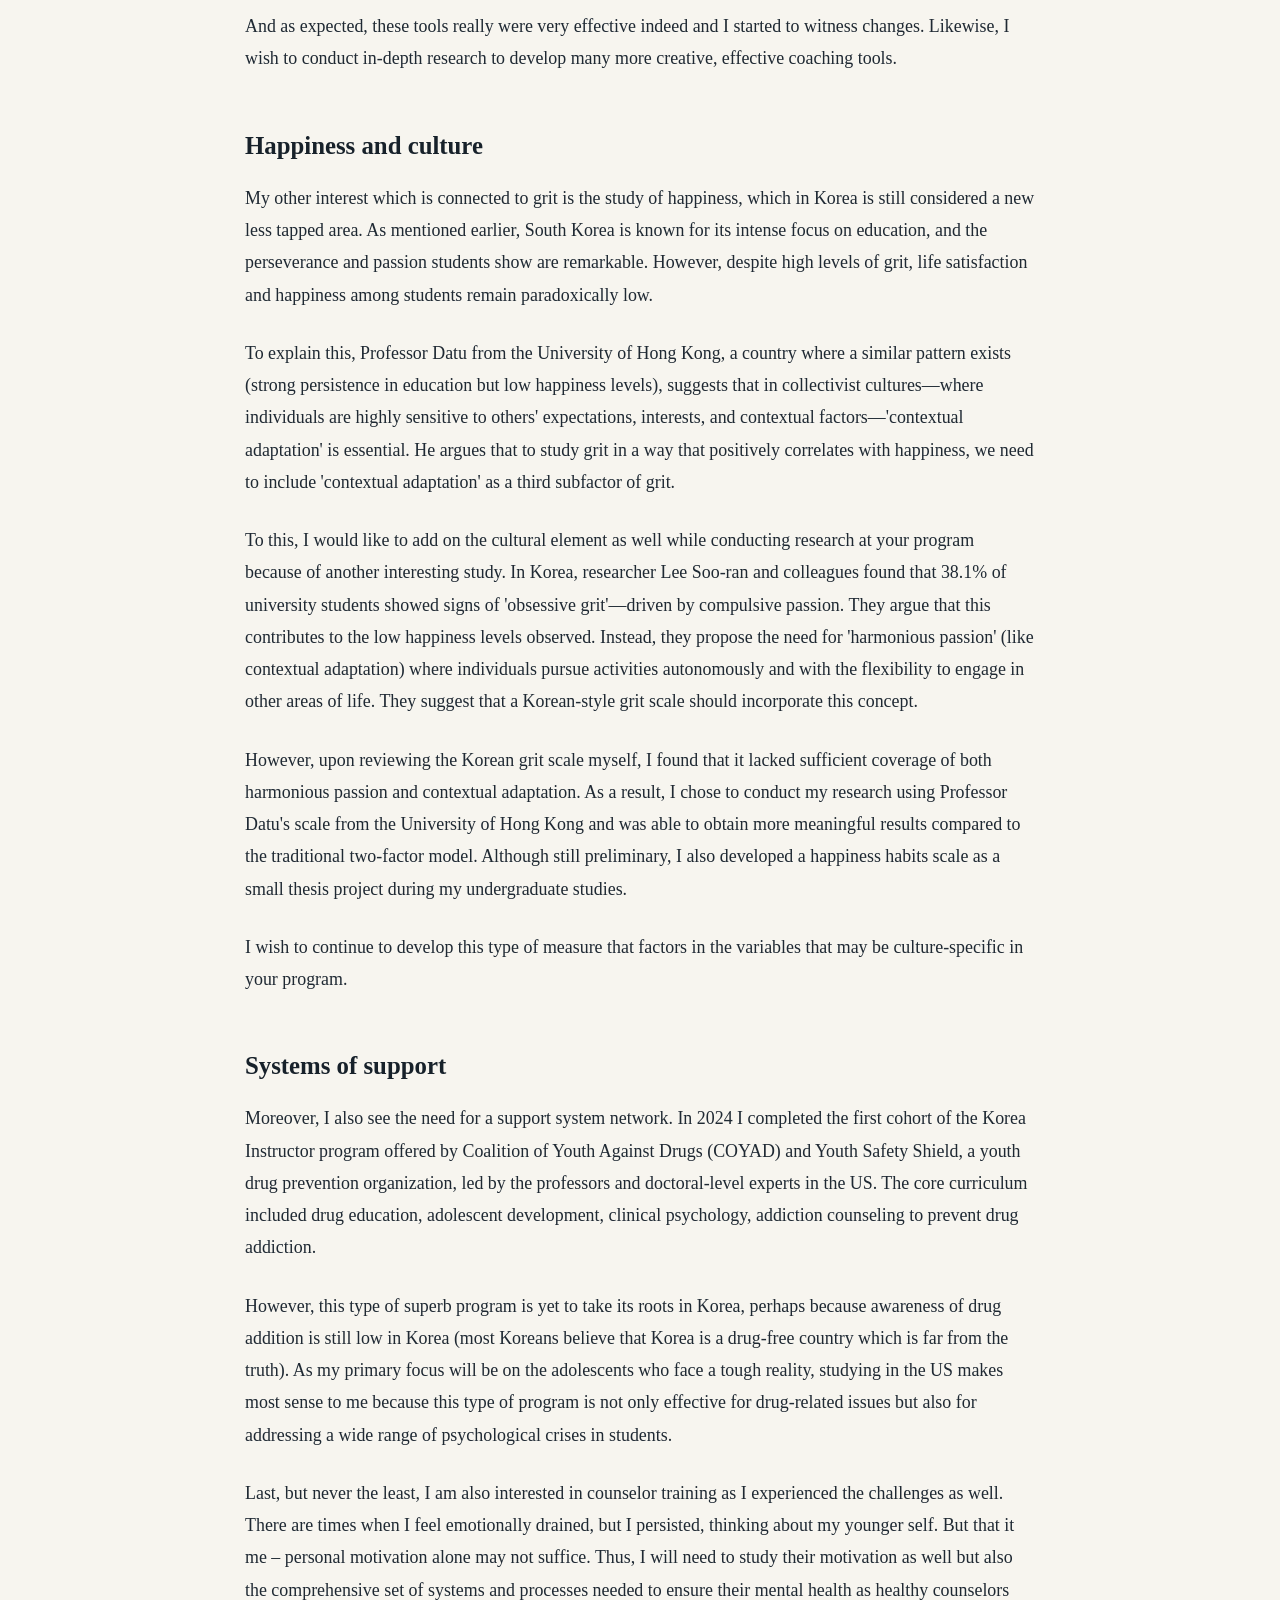
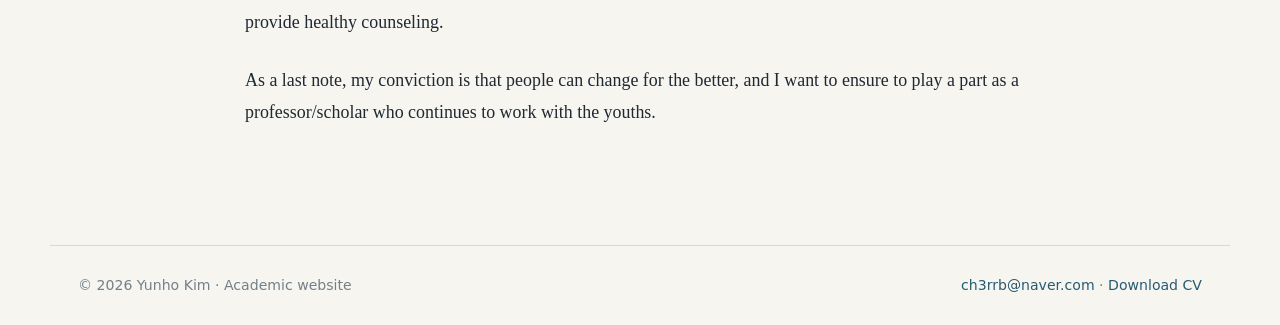
<file: sop.html>
<!doctype html><html lang="en"><head><meta charset="utf-8"><meta name="viewport" content="width=device-width,initial-scale=1"><title>Statement of Purpose — First Draft | Yunho Kim</title><meta name="description" content="Academic website of Yunho Kim: school mental health, MTSS, motivation and behavior change, youth mental health, and coaching psychology."><link rel="stylesheet" href="styles.css?v=nav-restore-20260926">  <script src="analytics.js" defer></script><meta property="og:type" content="website"><meta property="og:site_name" content="Yunho Kim"><meta property="og:title" content="Statement of Purpose — First Draft | Yunho Kim"><meta property="og:description" content="Academic website of Yunho Kim: school mental health, MTSS, motivation and behavior change, youth mental health, and coaching psychology."><meta property="og:url" content="https://yunhokim-coder.github.io/yuns-personal-website/sop.html"><meta property="og:image" content="https://yunhokim-coder.github.io/yuns-personal-website/og-profile.jpg"><meta property="og:image:width" content="1200"><meta property="og:image:height" content="630"><meta property="og:image:alt" content="Portrait of Yunho Kim"><meta name="twitter:card" content="summary_large_image"><meta name="twitter:image" content="https://yunhokim-coder.github.io/yuns-personal-website/og-profile.jpg"></head><body><header class="site-header"><nav class="nav"><a class="brand" href="index.html">Yunho Kim</a>
<a href="research.html">Research</a>
<a href="ps.html">PS</a>
<a class="active" href="sop.html">SOP</a>
<a href="diversity.html">Diversity</a>
<a href="publications.html">Publications</a>
<a href="projects.html">Projects</a>
<a href="cv.html">CV</a>
<a href="beyond.html">Beyond Academia</a>
<a href="contact.html">Contact</a></nav></header><main><article class="essay-article"><header class="essay-head"><div class="eyebrow">Academic Writing</div><h1>Statement of Purpose</h1><p class="draft-status">First Draft</p><p class="small">Updated September 2026</p></header><h2 class="essay-section-title">Why this work matters</h2><p>The 12th economy in the world when we started with nothing (virtually no natural resources to speak of while the Korean War destroyed the nation), and with 54.5% of the Koreans educated up to college level as of 2023.</p><p>But all these statistics are like hollow victories – because we are not happy. Our happiness index as of 2023 stands lowest among the OECD nations.</p><p>In fact, we rank No. 1 in suicide rate, 18 years straight.</p><p>Youths are no exception. Their life satisfaction level is also the lowest (6.96 points) and for many “good” reasons; life for the youths, just that of the grown-ups is harsh at best. Performing poorly on the Korean SAT, for instance, can mark you for life, defining your future social status literally speaking. And you get only one chance per year. Likewise, one mistake can be very costly.</p><p>In fact, recently the news of cram institutes for preparing students for medical school shocked many, especially since they target <em>elementary</em> school students. This may sound unbelievable, but sadly and unfortunately it is true.</p><p>As such, youths experience stress from all sides at a time when they are most sensitive as they are undergoing drastic physical and psychological changes, often accompanied by severe anxiety.</p><p>Thus, I always longed for programs that serve the struggling students. Of course, there are some like the Weclass, a counseling project for schools that got jump started in 2008, but as of 2025, only 60% of the schools adopted this program. And even so, the reality today is that there is only one counselor per school, while there are hundreds if not more students.</p><p>Therefore, it is not an overstatement to say that we need to develop more of such programs because my goal is to help struggling, especially under-achieving students.</p><h2 class="essay-section-title">Where my questions began</h2><p>In many ways, this goal was born because of my own story. To put it simply, I could have easily been recruited for a TV program on problematic children that is very popular today in Korea. I was not an easy child to raise.</p><p>But I was lucky. I had many mentors - good teachers from a charter school and my mother, a psychologist.</p><p>Thus, I also tried to help the youths recover or better yet, develop preventive measures before their conditions worsen. In many ways, this is why most of the lines on my CV are relevant, volunteering for, coaching and mentoring hundreds if not more youths including North Korean defectors and other struggling youths.</p><p>However, as I work with them, the list of pressing questions increases, I realized, and thus, I am now applying for a doctoral program to conduct research on the following.</p><h2 class="essay-section-title">Motivation and grit</h2><p>First, I am interested in studying motivation and grit, but for the youths who face a tough environment that offer virtually no “ingredient” for success. And I did meet and work with many such youths. For instance, for a project that I am working on today with a social welfare center, most if not all my subjects are the children and youths of financially challenged families, including those who are North Korean refugees who often find life in the South just as harsh as their former life in the North, marked by poverty, hunger and political oppression. The list goes on; children who are so called halves with a non-Korean mother, for instance, who not only face discrimination (Korea is not exactly an inclusive society; statistics speak out loud), but also low expectation to begin with.</p><p>As such, given this dire external condition, how can I ensure that these youths are motivated, self-control, and exert grit when the entire world seems to be against your success.</p><p>In fact, I wrote my master’s thesis on grit which did back-up the hypothesis that grit indeed affects self-discipline and self-control, all which are essential for overcoming society’s negative perception and low expectation. In fact, grit also is a predictor for academic success in schools. Grit manifested a positive effect on school adjustment (Kang Ji Sun et.al, 2022; Song Song Min Gyo, 2022; Kim Sun Jung et.al, 2023; Yoon Gi Bong et.al, 2023; Lee Na Young, 2023). As grit improves, emotional intelligence also develops, enabling students to respond flexibly even in negative environments and form positive interpersonal relationships, which in turn positively influences school adjustment (Song Min Gyo, 2022).</p><p>And for this, to foster grit, effective programs are urgently called for. In fact, through the Home Care Planner Psychological Coaching Project carried out in collaboration with the Welfare Foundation, early intervention is proven to be crucial for proactively addressing potential maladjustment and deviant behaviors in adolescents who come from financially marginalized family, educational, and psychological environments. This is because it takes several times more time and effort to help maladjusted adolescents recover and grow after the critical adolescence period.</p><p>To address this, I implemented psychological coaching, very much like the motivational interviewing that aims to strengthen individuals&#x27; psychological capacity so that they can take the lead in their own growth – which demonstrated that intervention programs are effective. For instance, my family’s psychological center is currently collaborating with a major satellite city’s social welfare office and the national fund office to coach the subjects who are experiencing academic anxiety, helplessness, and low motivation.</p><p>For the two sessions conducted to this day, I utilized the curriculum, coaching tools (role-playing) and the gamification tools I developed; if nothing else, there is nothing like one-side lectures that will guarantee loss of attention, while virtually everything becomes fun when gamified. But more than anything, I used these means since most of the subjects facing the above-mentioned conditions tend to hide behind silence.</p><p>I am also currently collaborating with professors and researchers at a cognitive behavioral research institute to develop the Motivational Leadership Handbook for elementary, middle, and high school students that contains a psychological education program and tools designed to foster self-leadership, enabling students to grow independently.</p><p>And as expected, these tools really were very effective indeed and I started to witness changes. Likewise, I wish to conduct in-depth research to develop many more creative, effective coaching tools.</p><h2 class="essay-section-title">Happiness and culture</h2><p>My other interest which is connected to grit is the study of happiness, which in Korea is still considered a new less tapped area. As mentioned earlier, South Korea is known for its intense focus on education, and the perseverance and passion students show are remarkable. However, despite high levels of grit, life satisfaction and happiness among students remain paradoxically low.</p><p>To explain this, Professor Datu from the University of Hong Kong, a country where a similar pattern exists (strong persistence in education but low happiness levels), suggests that in collectivist cultures—where individuals are highly sensitive to others&#x27; expectations, interests, and contextual factors—&#x27;contextual adaptation&#x27; is essential. He argues that to study grit in a way that positively correlates with happiness, we need to include &#x27;contextual adaptation&#x27; as a third subfactor of grit.</p><p>To this, I would like to add on the cultural element as well while conducting research at your program because of another interesting study. In Korea, researcher Lee Soo-ran and colleagues found that 38.1% of university students showed signs of &#x27;obsessive grit&#x27;—driven by compulsive passion. They argue that this contributes to the low happiness levels observed. Instead, they propose the need for &#x27;harmonious passion&#x27; (like contextual adaptation) where individuals pursue activities autonomously and with the flexibility to engage in other areas of life. They suggest that a Korean-style grit scale should incorporate this concept.</p><p>However, upon reviewing the Korean grit scale myself, I found that it lacked sufficient coverage of both harmonious passion and contextual adaptation. As a result, I chose to conduct my research using Professor Datu&#x27;s scale from the University of Hong Kong and was able to obtain more meaningful results compared to the traditional two-factor model. Although still preliminary, I also developed a happiness habits scale as a small thesis project during my undergraduate studies.</p><p>I wish to continue to develop this type of measure that factors in the variables that may be culture-specific in your program.</p><h2 class="essay-section-title">Systems of support</h2><p>Moreover, I also see the need for a support system network. In 2024 I completed the first cohort of the Korea Instructor program offered by Coalition of Youth Against Drugs (COYAD) and Youth Safety Shield, a youth drug prevention organization, led by the professors and doctoral-level experts in the US. The core curriculum included drug education, adolescent development, clinical psychology, addiction counseling to prevent drug addiction.</p><p>However, this type of superb program is yet to take its roots in Korea, perhaps because awareness of drug addition is still low in Korea (most Koreans believe that Korea is a drug-free country which is far from the truth). As my primary focus will be on the adolescents who face a tough reality, studying in the US makes most sense to me because this type of program is not only effective for drug-related issues but also for addressing a wide range of psychological crises in students.</p><p>Last, but never the least, I am also interested in counselor training as I experienced the challenges as well. There are times when I feel emotionally drained, but I persisted, thinking about my younger self. But that it me – personal motivation alone may not suffice. Thus, I will need to study their motivation as well but also the comprehensive set of systems and processes needed to ensure their mental health as healthy counselors provide healthy counseling.</p><p>As a last note, my conviction is that people can change for the better, and I want to ensure to play a part as a professor/scholar who continues to work with the youths.</p></article></main><footer><span>© 2026 Yunho Kim · Academic website</span><span><a href="mailto:ch3rrb@naver.com">ch3rrb@naver.com</a> · <a href="Yunho_Kim_CV_2026-v2.pdf" download>Download CV</a></span></footer></body></html>
</file>
<file: styles.css>
:root{
  --ink:#1f2933;--muted:#64748b;--paper:#f7f5ef;--card:#fffdfa;--line:#ddd8cc;
  --accent:#265b73;--accent2:#7aa6b8;--serif:Georgia,"Times New Roman",serif;
  --sans:Inter,system-ui,-apple-system,BlinkMacSystemFont,"Segoe UI",sans-serif;
}
*{box-sizing:border-box} html{scroll-behavior:smooth}
body{margin:0;background:var(--paper);color:var(--ink);font-family:var(--sans);line-height:1.65}
a{color:var(--accent);text-decoration:none} a:hover{text-decoration:underline}
.site-header{position:sticky;top:0;z-index:20;background:rgba(247,245,239,.95);backdrop-filter:blur(10px);border-bottom:1px solid var(--line)}
.nav{max-width:1180px;margin:auto;padding:14px 28px;display:flex;align-items:center;gap:24px}
.brand{font-family:var(--serif);font-weight:700;font-size:1.22rem;color:var(--ink);margin-right:auto}
.nav a{font-size:.91rem;color:#334155}.nav a.active{color:var(--accent);font-weight:700}
main{max-width:1180px;margin:auto;padding:56px 28px 90px}
.hero{display:grid;grid-template-columns:minmax(220px,30%) 1fr;gap:48px;align-items:start}
.portrait{width:100%;max-width:300px;height:auto;object-fit:contain;border-radius:3px;box-shadow:0 10px 28px rgba(33,44,55,.11);background:#d9e3e7}
.eyebrow{font-size:.78rem;letter-spacing:.14em;text-transform:uppercase;color:var(--accent);font-weight:800;margin-bottom:8px}
h1,h2,h3{font-family:var(--serif);line-height:1.2;color:#17212a}
h1{font-size:clamp(2.55rem,5vw,4.45rem);margin:0 0 8px;font-weight:500}
.subtitle{font-size:1.06rem;color:#4b5f69;margin-bottom:32px}
.meta-grid{display:grid;grid-template-columns:1fr 1fr;gap:22px 34px}
.meta h3{font-size:.84rem;font-family:var(--sans);text-transform:uppercase;letter-spacing:.08em;margin:0 0 8px;color:#51616a}
.meta p{margin:0;font-size:.98rem}
.section{margin-top:72px}.section-title{font-size:2rem;margin-bottom:24px;border-bottom:1px solid var(--line);padding-bottom:10px}
.cards{display:grid;grid-template-columns:repeat(3,1fr);gap:18px}.card{background:var(--card);border:1px solid var(--line);padding:24px;border-radius:6px;min-height:420px;display:flex;flex-direction:column;overflow:hidden}.card-media{position:relative;height:151px;margin:-24px -24px 22px;overflow:hidden;background:#e7e5df;border-bottom:1px solid var(--line)}.card-media img{display:block;width:100%;height:100%;object-fit:cover;transition:transform .35s ease}.card:hover .card-media img{transform:scale(1.035)}.card-media--grit img{object-position:center 46%}.card-media--poom img{object-position:center 52%}.card-media--petloss img{object-position:center 22%}.card-media figcaption{position:absolute;left:11px;bottom:10px;padding:4px 8px;background:rgba(20,33,42,.78);color:#fff;font:700 .69rem/1.2 var(--sans);letter-spacing:.04em}.card-media figcaption em{font-family:var(--serif);font-weight:400}.card h3{font-size:1.25rem;margin-top:7px}.card p{color:#52606a}.card>a{margin-top:auto;align-self:flex-start}.tag{font-size:.76rem;letter-spacing:.06em;text-transform:uppercase;color:var(--accent);font-weight:800}
.actions{display:flex;gap:12px;flex-wrap:wrap;margin-top:28px}.btn{display:inline-block;padding:10px 15px;border:1px solid var(--accent);border-radius:4px;font-weight:700}.btn.primary{background:var(--accent);color:white}
.page-head{max-width:800px;margin-bottom:44px}.page-head h1{font-size:3.3rem}.lead{font-size:1.08rem;color:#53636c}
.item{padding:22px 0;border-bottom:1px solid var(--line)}.item h2{font-size:1.45rem;margin:0 0 6px}.item h3{margin-bottom:6px}.small{font-size:.9rem;color:var(--muted)}
.prose{max-width:820px;font-family:var(--serif);font-size:1.08rem}.prose p{margin:0 0 1.25em}
.placeholder{padding:28px;background:#f1eee5;border-left:4px solid var(--accent2);color:#596872}
footer{max-width:1180px;margin:auto;padding:28px;border-top:1px solid var(--line);color:#72808a;font-size:.88rem}
@media(max-width:900px){.nav{overflow:auto}.hero{grid-template-columns:1fr}.portrait{max-width:330px}.meta-grid{grid-template-columns:1fr}.cards{grid-template-columns:1fr}}

/* Full CV: preserve the source document's hierarchy and make long entries readable. */
.cv-head{max-width:920px;margin-bottom:38px}.cv-contact{color:#52616a;line-height:1.9;overflow-wrap:anywhere}
.cv-document{max-width:920px}.cv-section{padding:28px 0;border-top:1px solid var(--line)}
.cv-section h2{font-size:1.55rem;margin:0 0 22px}.cv-entry{display:flex;align-items:baseline;justify-content:space-between;gap:20px;margin:23px 0 6px}
.cv-entry h3{font:inherit;font-size:1.04rem;font-weight:500;margin:0;line-height:1.45}.cv-entry h3 strong{font-weight:700}
.cv-date{font-size:.9rem;color:var(--muted);white-space:nowrap;flex:none}
.cv-detail,.cv-note,.cv-context{margin:5px 0 13px;line-height:1.7}.cv-note{margin:14px 0}.cv-context{font-size:.92rem;color:#566875}
.cv-bullet{margin:5px 0 7px 18px;position:relative;line-height:1.65}.cv-bullet::before{content:"•";position:absolute;left:-18px;color:var(--accent)}

/* Personal statement: a photo-led magazine narrative with uncropped source images. */
.ps-article{max-width:1120px;margin:0 auto;font-family:var(--serif);font-size:1.16rem;line-height:1.82;color:#27333c}
.ps-head{max-width:810px;margin:0 0 58px;padding-bottom:30px;border-bottom:1px solid var(--line)}.ps-head h1{font-size:clamp(3.6rem,8vw,6.8rem);letter-spacing:-.055em;margin:5px 0 0}
.ps-article p{margin:0 0 1.65em}.ps-prose{max-width:700px;margin:0 auto}.ps-article .ps-opening{font-size:1.43rem;line-height:1.58;color:#172b36;margin-bottom:1.6em}
.ps-photo{margin:0}.ps-photo img{display:block;width:100%;height:auto;object-fit:contain;border-radius:3px;box-shadow:0 12px 30px rgba(33,44,55,.10)}.ps-photo figcaption{font:500 .77rem/1.55 var(--sans);letter-spacing:.025em;color:#657784;margin-top:10px}
.ps-opening-grid{display:grid;grid-template-columns:minmax(0,1fr) minmax(0,1fr);gap:clamp(34px,4.5vw,60px);align-items:start;margin:0 0 60px}.ps-photo--hero{position:sticky;top:96px}.ps-opening-copy p{max-width:none}.ps-opening-copy{padding-top:4px}
/* Photo pairs: each figure grows in proportion to its aspect ratio (--ar), so both images share one height with no cropping. */
.ps-pair{display:flex;gap:18px;align-items:flex-start}.ps-pair>.ps-photo{flex:var(--ar,1) 1 0;min-width:0}
.ps-milestone-grid{display:grid;grid-template-columns:minmax(240px,.8fr) minmax(0,1.35fr);gap:clamp(32px,4.5vw,58px);align-items:center;margin:62px 0 70px}.ps-milestone-copy{font-size:1.12rem}.ps-emphasis{font-size:clamp(1.45rem,2.5vw,2rem);line-height:1.42;color:#285064;margin-top:34px!important;padding-left:20px;border-left:3px solid var(--accent2)}
.ps-break{display:flex;align-items:center;gap:22px;margin:70px 0 40px;color:var(--accent);font:700 .76rem var(--sans);letter-spacing:.16em;text-transform:uppercase}
.ps-break::after{content:"";height:1px;background:var(--line);flex:1}
.ps-music-spread{max-width:940px;margin:48px auto 68px}.ps-music-spread .ps-photo img{background:#ece8df}
.ps-community-spread{max-width:940px;margin:48px auto 70px}.ps-community-pair{margin-top:18px}
.ps-pull{font:italic clamp(1.58rem,3vw,2.35rem)/1.38 var(--serif);color:#285064;margin:42px 0!important;padding:13px 0 13px 23px;border-left:3px solid var(--accent2)}
.ps-photo--closing{max-width:820px;margin:58px auto 0}
@media(max-width:820px){.ps-opening-grid,.ps-milestone-grid{grid-template-columns:1fr;gap:30px}.ps-photo--hero{position:static;max-width:560px}.ps-milestone-copy{max-width:700px}}
@media(max-width:650px){.cv-entry{display:block}.cv-date{display:block;margin-top:3px}.ps-article{font-size:1.06rem}.ps-article .ps-opening{font-size:1.24rem}.ps-head{margin-bottom:35px}.ps-opening-grid{margin-bottom:39px}.ps-milestone-grid{margin:43px 0 50px}.ps-pair{gap:10px}.ps-music-spread,.ps-community-spread{margin:34px 0 49px}.ps-break{margin:49px 0 32px}.ps-pull{margin:34px 0!important;padding-left:17px}}

.essay-article{max-width:790px;margin:0 auto;font-family:var(--serif);font-size:1.12rem;line-height:1.8}
.essay-head{padding-bottom:28px;margin-bottom:45px;border-bottom:1px solid var(--line)}
.essay-head h1{font-size:clamp(2.8rem,6vw,4.8rem);letter-spacing:-.035em;margin:4px 0 10px}
.essay-article p{margin:0 0 1.45em}.essay-section-title{font-size:1.55rem;margin:55px 0 20px;line-height:1.3}
.draft-status{display:inline-block!important;font:700 .78rem var(--sans);letter-spacing:.12em;text-transform:uppercase;color:#7c4a31;background:#f3e5d8;padding:6px 11px;margin:5px 0 0!important;border-radius:3px}
.diversity-article{max-width:760px}.diversity-article .essay-head{margin-bottom:50px}
@media(max-width:650px){.essay-article{font-size:1.05rem}.essay-section-title{margin-top:38px}}

.portrait-column{max-width:300px}.portrait-column .portrait{display:block}
.hero-mission{margin:21px 0 0;padding:2px 0 2px 14px;border-left:2px solid var(--accent2)}
.hero-motto{font:italic 1.48rem/1.28 var(--serif);color:#203746;margin:0 0 9px}
.hero-motto-caption{font-size:.86rem;line-height:1.5;color:#526875;margin:0}
@media(max-width:900px){.portrait-column{max-width:330px}}

.diversity-figure{margin:0}.diversity-figure img{display:block;width:100%;height:auto;border-radius:3px}
.diversity-figure figcaption{font:500 .78rem/1.5 var(--sans);letter-spacing:.045em;color:#657784;margin-top:9px}
.diversity-figure--side{float:right;width:min(43%,305px);margin:4px 0 22px 30px}
.diversity-figure--wide{clear:both;margin:34px 0 42px}.diversity-figure--current{margin-top:45px}
@media(max-width:650px){.diversity-figure--side{float:none;width:100%;max-width:410px;margin:25px auto 32px}.diversity-figure--wide{margin:28px 0 36px}}

/* Photo essay for the cultural-arts visits. */
.youth-feature{padding:44px 0 56px}.youth-feature-heading h2{font-size:clamp(2rem,4vw,3.35rem);margin:5px 0 18px;letter-spacing:-.025em}
.youth-feature-intro{font:1.23rem/1.6 var(--serif);max-width:810px;margin:0 0 38px;color:#344651}
.youth-feature-grid{display:grid;grid-template-columns:minmax(0,1.38fr) minmax(260px,.8fr);gap:36px;align-items:center}
.youth-feature-photo{margin:0}.youth-feature-photo img{display:block;width:100%;height:auto;border-radius:3px}
.youth-feature-photo figcaption{color:#687784;font-size:.78rem;line-height:1.55;margin-top:10px}
.youth-feature-date{font-size:.76rem;letter-spacing:.14em;text-transform:uppercase;font-weight:800;color:var(--accent)}
.youth-feature-copy h3,.youth-feature-november h3{font-size:clamp(1.5rem,2.5vw,2.15rem);margin:12px 0 18px}
.youth-feature-copy p,.youth-feature-november p{font:1.08rem/1.73 var(--serif);color:#34434c;margin:0 0 16px}
.youth-feature-copy .youth-feature-links{font:.86rem/1.75 var(--sans);color:#64748b;margin:23px 0 0}
.youth-feature-november{display:grid;grid-template-columns:minmax(150px,.35fr) minmax(0,1fr);gap:36px;max-width:910px;margin:65px 0 28px;padding-top:26px;border-top:1px solid var(--line)}
.youth-feature-november h3{margin-top:0}.youth-feature-photo--final{max-width:1000px;margin:0 auto}
@media(max-width:750px){.youth-feature-grid,.youth-feature-november{grid-template-columns:1fr;gap:20px}.youth-feature-grid{gap:28px}.youth-feature-november{margin-top:43px}.youth-feature-intro{font-size:1.1rem}}

/* Music release and listening links. */
.music-feature{padding:42px 0 58px}.music-feature h2{font-size:clamp(2rem,4vw,3.35rem);letter-spacing:-.025em;margin:5px 0 17px}
.music-feature-intro{font:1.23rem/1.6 var(--serif);color:#344651;max-width:810px;margin:0 0 35px}
.music-feature-grid{display:grid;grid-template-columns:minmax(0,1fr) minmax(0,1.05fr);gap:38px;align-items:center}
.music-feature-cover{margin:0;max-width:540px}.music-feature-cover img{display:block;width:100%;height:auto;border-radius:3px}
.music-feature-cover figcaption,.music-feature-group figcaption{font-size:.78rem;color:#687784;letter-spacing:.04em;margin-top:10px}
.music-feature-story h3{font-size:clamp(1.65rem,3vw,2.45rem);letter-spacing:-.025em;margin:11px 0 3px;overflow-wrap:anywhere}
.music-feature-translation{font-size:.88rem;color:#677884;margin:0 0 21px!important}
.music-feature-story>p:not(.music-feature-translation):not(.music-feature-platforms){font:1.08rem/1.75 var(--serif);max-width:570px;margin:0 0 25px;color:#34434c}
.music-feature-actions{display:flex;flex-wrap:wrap;gap:10px}.music-feature-actions a{display:inline-block;padding:10px 14px;border:1px solid var(--accent);border-radius:3px;font-size:.9rem;font-weight:700}
.music-feature-actions .music-feature-primary{background:var(--accent);color:white}
.music-feature-platforms{font-size:.84rem;color:#697985;line-height:1.8;margin:15px 0 0}
.music-feature-social{display:flex;align-items:center;gap:17px;flex-wrap:wrap;margin-top:36px;padding-top:18px;border-top:1px solid var(--line);font-size:.86rem}
.music-feature-social span{font-weight:700;color:#485a65;margin-right:6px}
.music-feature-group{max-width:1000px;margin:38px auto 0}.music-feature-group img{display:block;width:100%;height:auto;border-radius:3px}
@media(max-width:750px){.music-feature-grid{grid-template-columns:1fr;gap:25px}.music-feature-cover{max-width:540px}.music-feature-intro{font-size:1.1rem}.music-feature-group{margin-top:30px}}

/* Poom Family project: a data-rich, photo-led magazine spread. */
.poom-feature{padding:16px 0 78px;--poom-terracotta:#b66b4d;--poom-sage:#6d938d;--poom-plum:#766080;--poom-ink:#29434d;--poom-soft:#f0ebe2}.poom-feature h2{font-size:clamp(2.35rem,5.1vw,4.6rem);letter-spacing:-.045em;max-width:1050px;margin:8px 0 19px}.poom-deck{font:1.34rem/1.62 var(--serif);color:#344651;max-width:890px;margin:0 0 47px}.poom-number{font:.72rem/1.5 var(--sans);font-weight:800;letter-spacing:.15em;text-transform:uppercase;color:var(--accent)}
.poom-copy{max-width:690px}.poom-copy p{font:1.08rem/1.79 var(--serif);color:#34434c;margin:0 0 18px}.poom-copy h3{font-size:clamp(1.65rem,2.7vw,2.35rem);letter-spacing:-.025em;margin:10px 0 19px}.poom-copy strong{color:var(--poom-ink)}
.poom-photo{margin:0}.poom-photo img{display:block;width:100%;height:auto;border-radius:4px;box-shadow:0 10px 26px rgba(33,44,55,.09)}.poom-photo figcaption{font:.77rem/1.55 var(--sans);letter-spacing:.025em;color:#657784;margin-top:10px}.poom-photo figcaption em{font-family:var(--serif)}
.poom-lede-grid{display:grid;grid-template-columns:minmax(250px,.88fr) minmax(0,1.12fr);gap:52px;align-items:center;max-width:1060px;margin:0 auto 53px}.poom-photo--cover{max-width:470px}.poom-photo--cover img{aspect-ratio:3/4;object-fit:cover;object-position:center}.poom-lede-grid .poom-copy{padding-top:5px}
.poom-stat-strip{position:relative;display:grid;grid-template-columns:repeat(2,minmax(0,1fr));gap:1px;background:var(--poom-ink);max-width:1080px;margin:0 auto 50px;border:1px solid var(--poom-ink)}.poom-stat-strip>.poom-stat{background:var(--card);padding:29px 36px;min-height:177px}.poom-stat-strip>.poom-stat:nth-child(odd){padding-right:110px}.poom-stat-strip>.poom-stat:nth-child(even){padding-left:110px}.poom-stat-strip .poom-stat strong{display:block;font:500 clamp(2.7rem,4vw,3.7rem)/1 var(--serif);color:var(--poom-terracotta);margin-bottom:12px}.poom-stat-strip .poom-stat span{display:block;font:.96rem/1.45 var(--sans);color:#51646d}.poom-stat-strip>.poom-coaching-badge{position:absolute;z-index:1;top:50%;left:50%;transform:translate(-50%,-50%);display:flex;flex-direction:column;justify-content:center;align-items:center;width:152px;height:152px;padding:19px;border:5px solid var(--card);outline:1px solid var(--poom-ink);border-radius:50%;background:var(--poom-ink);text-align:center;box-shadow:0 6px 20px rgba(27,49,55,.16)}.poom-stat-strip .poom-coaching-badge strong{font:500 2.8rem/1 var(--serif);color:#f5d7c3;margin-bottom:8px}.poom-stat-strip .poom-coaching-badge span{font:700 .78rem/1.28 var(--sans);letter-spacing:.03em;color:#fff}
.poom-brief-grid{display:grid;grid-template-columns:minmax(0,1fr) minmax(0,1fr);gap:20px;max-width:1080px;margin:0 auto 56px}.poom-brief-card{background:var(--card);border:1px solid var(--line);padding:29px 30px 31px}.poom-brief-card--accent{background:var(--poom-soft);border-color:#e4d9c8}.poom-brief-card h3{font-size:clamp(1.65rem,2.8vw,2.35rem);margin:9px 0 21px;letter-spacing:-.025em}.poom-facts{margin:0}.poom-facts div{display:grid;grid-template-columns:92px 1fr;gap:18px;padding:11px 0;border-top:1px solid var(--line)}.poom-facts div:first-child{border-top:0;padding-top:0}.poom-facts dt{font:700 .76rem/1.45 var(--sans);letter-spacing:.08em;text-transform:uppercase;color:var(--poom-terracotta)}.poom-facts dd{font:1rem/1.55 var(--sans);color:#43545d;margin:0}.poom-network{font:.82rem/1.55 var(--sans);color:#64757d;margin:21px 0 0;padding-top:17px;border-top:1px solid var(--line)}.poom-network strong{color:var(--poom-ink)}.poom-model{display:grid;gap:17px}.poom-model>div{display:grid;grid-template-columns:34px 102px 1fr;align-items:baseline;gap:13px;padding-bottom:13px;border-bottom:1px solid rgba(88,78,67,.18)}.poom-model b{font:700 .72rem var(--sans);letter-spacing:.08em;color:var(--poom-terracotta)}.poom-model strong{font:1rem var(--sans);color:var(--poom-ink)}.poom-model span{font:.9rem/1.45 var(--sans);color:#566871}
.poom-pull{font:italic clamp(1.7rem,3.15vw,2.65rem)/1.3 var(--serif);color:#245066;max-width:870px;margin:40px auto 66px;padding:12px 0 12px 27px;border-left:3px solid var(--accent2)}
.poom-story-grid,.poom-field-grid,.poom-closing-grid{display:grid;grid-template-columns:minmax(0,.92fr) minmax(0,1.08fr);gap:53px;align-items:center;max-width:1080px;margin:0 auto 72px}.poom-story-grid .poom-photo{max-width:430px}.poom-story-grid .poom-copy,.poom-field-grid .poom-copy,.poom-closing-grid .poom-copy{max-width:640px}.poom-field-grid{grid-template-columns:minmax(0,1.06fr) minmax(0,.94fr);margin-bottom:76px}.poom-field-grid .poom-photo{max-width:430px;justify-self:end}.poom-closing-grid{margin-bottom:39px}.poom-closing-grid .poom-photo--team{max-width:600px;justify-self:end}.poom-photo--team img{aspect-ratio:1.72;object-fit:cover;object-position:center bottom}
.poom-demographic-grid{display:grid;grid-template-columns:minmax(0,1fr) minmax(0,1fr);gap:20px;max-width:1080px;margin:0 auto 70px}.poom-chart-card{background:var(--card);border:1px solid var(--line);padding:28px 29px 29px;min-height:370px}.poom-chart-card h3,.poom-outcome-card h3{font-size:clamp(1.6rem,2.7vw,2.25rem);letter-spacing:-.025em;margin:8px 0 7px}.poom-chart-note{font:.81rem/1.55 var(--sans);color:#6a7880;margin:0 0 24px}.poom-grade-chart{display:grid;grid-template-columns:170px 1fr;gap:25px;align-items:center}.poom-donut{width:166px;height:166px;border-radius:50%;background:conic-gradient(var(--poom-terracotta) 0 34%,var(--poom-sage) 34% 72%,var(--poom-plum) 72% 100%);display:grid;place-items:center;position:relative}.poom-donut::after{content:"";position:absolute;inset:23px;border-radius:50%;background:var(--card)}.poom-donut span{position:relative;z-index:1;font:500 2.05rem/1 var(--serif);color:var(--poom-ink);text-align:center}.poom-donut small{display:block;font:.68rem/1.4 var(--sans);letter-spacing:.06em;text-transform:uppercase;color:#718087;margin-top:4px}.poom-legend{list-style:none;margin:0;padding:0;display:grid;gap:13px}.poom-legend li{display:grid;grid-template-columns:13px 1fr auto;gap:8px;align-items:center;font:.86rem/1.4 var(--sans);color:#53646c}.poom-legend b{font-size:.82rem;color:var(--poom-ink)}.poom-swatch{width:11px;height:11px;border-radius:50%;display:block}.poom-swatch--terracotta{background:var(--poom-terracotta)}.poom-swatch--sage{background:var(--poom-sage)}.poom-swatch--plum{background:var(--poom-plum)}
.poom-bars{display:grid;gap:16px;margin-top:29px}.poom-bars>div{display:grid;grid-template-columns:120px 1fr;gap:14px;align-items:center}.poom-bars span{font:.86rem/1.3 var(--sans);color:#53646c}.poom-bars b{display:flex;justify-content:flex-end;align-items:center;width:100%;min-height:30px;padding:4px 10px;border-radius:2px;background:linear-gradient(to right,var(--poom-sage) 0 var(--bar),#e7ece9 var(--bar) 100%);font:700 .82rem var(--sans);color:#fff;letter-spacing:.03em}
.poom-outcome-grid{display:grid;grid-template-columns:minmax(0,1.25fr) minmax(225px,.75fr);gap:33px;align-items:start;max-width:1080px;margin:0 auto 60px}.poom-outcome-card{background:var(--poom-soft);border:1px solid #e4d9c8;padding:29px 30px 25px}.poom-outcomes{display:grid;gap:22px;margin-top:29px}.poom-outcome-row{display:grid;grid-template-columns:190px 1fr;gap:18px;align-items:center}.poom-outcome-label{display:flex;align-items:baseline;justify-content:space-between;gap:8px;font:.9rem/1.3 var(--sans);color:#43545d}.poom-outcome-label b{font:700 .82rem var(--sans);color:var(--poom-terracotta);white-space:nowrap}.poom-compare{display:grid;gap:6px}.poom-compare span{display:flex;justify-content:flex-end;align-items:center;width:var(--value);min-width:95px;height:27px;padding:2px 9px;border-radius:2px;background:#aebfc0;color:#233d45}.poom-compare .poom-after{background:var(--poom-plum);color:#fff}.poom-compare em{font:700 .71rem var(--sans);font-style:normal;white-space:nowrap}.poom-outcome-key{display:flex;gap:18px;flex-wrap:wrap;margin:25px 0 0 208px;font:.75rem var(--sans);color:#68777e}.poom-outcome-key span{display:inline-flex;align-items:center;gap:6px}.poom-key-dot{width:10px;height:10px;border-radius:2px;background:#aebfc0}.poom-key-dot--after{background:var(--poom-plum)}.poom-photo--reflection{max-width:355px;justify-self:end}.poom-photo--reflection img{aspect-ratio:3/4;object-fit:cover;object-position:center}
.poom-result-band{display:grid;grid-template-columns:minmax(210px,.55fr) minmax(0,1.45fr);gap:43px;align-items:center;max-width:1080px;margin:0 auto 72px;padding:28px 31px;background:var(--poom-ink);color:#f8f5ee}.poom-result-band .poom-number{color:#c9ddd8}.poom-result-band strong{display:block;font:500 clamp(3.5rem,7vw,5.8rem)/.92 var(--serif);color:#e4a27e;margin:8px 0 13px}.poom-result-band p{font:.92rem/1.55 var(--sans);color:#d8e0de;margin:0}.poom-result-copy h3{font-size:clamp(1.55rem,2.6vw,2.25rem);color:#f8f5ee;margin:0 0 13px}.poom-result-copy p{font:1.06rem/1.75 var(--serif);color:#e5ebe8;margin:0}.poom-photo--final{max-width:1080px;margin:0 auto}.poom-photo--final img{aspect-ratio:1.96;object-fit:cover;object-position:center}
@media(max-width:850px){.poom-lede-grid,.poom-story-grid,.poom-field-grid,.poom-closing-grid{grid-template-columns:1fr;gap:27px}.poom-lede-grid{max-width:650px}.poom-photo--cover{max-width:420px}.poom-story-grid .poom-photo,.poom-field-grid .poom-photo,.poom-closing-grid .poom-photo--team{max-width:500px;justify-self:start}.poom-demographic-grid,.poom-outcome-grid{grid-template-columns:1fr}.poom-photo--reflection{justify-self:start;max-width:330px}.poom-result-band{grid-template-columns:1fr;gap:24px}.poom-outcome-key{margin-left:0}}
@media(max-width:680px){.poom-feature{padding-top:4px}.poom-deck{font-size:1.13rem;margin-bottom:33px}.poom-stat-strip{margin-bottom:96px}.poom-stat-strip>.poom-stat{min-height:139px;padding:18px 16px!important}.poom-stat-strip .poom-stat strong{font-size:2.15rem;margin-bottom:8px}.poom-stat-strip .poom-stat span{font-size:.77rem}.poom-stat-strip>.poom-coaching-badge{top:100%;width:116px;height:116px;padding:12px;border-width:4px;transform:translate(-50%,-36%)}.poom-stat-strip .poom-coaching-badge strong{font-size:2.12rem;margin-bottom:5px}.poom-stat-strip .poom-coaching-badge span{font-size:.68rem}.poom-brief-grid,.poom-demographic-grid{grid-template-columns:1fr}.poom-brief-card,.poom-chart-card,.poom-outcome-card{padding:23px 20px}.poom-facts div{grid-template-columns:78px 1fr;gap:12px}.poom-model>div{grid-template-columns:30px 87px 1fr;gap:9px}.poom-pull{margin:35px 0 50px;font-size:1.72rem;padding-left:19px}.poom-story-grid,.poom-field-grid,.poom-closing-grid{margin-bottom:52px}.poom-grade-chart{grid-template-columns:1fr;justify-items:start}.poom-donut{width:145px;height:145px}.poom-outcome-row{grid-template-columns:1fr;gap:8px}.poom-outcome-label{justify-content:flex-start;gap:20px}.poom-compare span{min-width:90px}.poom-result-band{padding:24px 21px;margin-bottom:52px}.poom-photo--final img{aspect-ratio:auto}}

/* Readable abstracts for publications and scholarly materials. */
.publication-entry{max-width:900px;padding:30px 0 36px}.publication-entry h2{font-size:1.65rem;margin-bottom:14px}.publication-entry--petloss{max-width:1120px;padding:54px 0 61px}.publication-product-grid{display:grid;grid-template-columns:minmax(270px,370px) minmax(0,1fr);gap:clamp(38px,5.2vw,72px);align-items:start}.publication-product-visual{margin:0;max-width:370px}.publication-art-frame{padding:10px;background:#e9e4da;border:1px solid #d7d0c4;box-shadow:0 17px 34px rgba(33,44,55,.11)}.publication-product-visual img{display:block;width:100%;height:auto;aspect-ratio:auto;object-fit:contain;border-radius:1px}.publication-product-visual figcaption{font:.77rem/1.55 var(--sans);color:#657784;margin-top:13px}.publication-product-copy{min-width:0;padding-top:13px}.publication-kicker{font:800 .74rem/1.5 var(--sans);letter-spacing:.14em;text-transform:uppercase;color:var(--accent);margin-bottom:9px}.publication-product-copy h2{font-size:clamp(2rem,3.7vw,3.25rem);line-height:1.08;letter-spacing:-.035em;margin:0 0 20px}.publication-citation{font:1.01rem/1.75 var(--sans);color:#34434c;margin:0}.publication-role{max-width:680px;margin-top:24px}
.publication-entry>p{margin:9px 0 0}.publication-summary{margin:25px 0 20px;padding:20px 25px;background:var(--card);border-left:3px solid var(--accent2)}
.publication-summary h3{font:800 .75rem/1.5 var(--sans);color:var(--accent);text-transform:uppercase;letter-spacing:.13em;margin:0 0 11px}
.publication-summary p{font:1.06rem/1.78 var(--serif);color:#34434c;margin:0}.publication-entry .publication-links{font-size:.9rem;font-weight:650;margin:18px 0}
@media(max-width:760px){.publication-entry--petloss{padding:39px 0 48px}.publication-product-grid{grid-template-columns:1fr;gap:30px}.publication-product-visual{width:min(100%,370px);max-width:none;margin:0 auto}.publication-product-copy{padding-top:0}.publication-product-copy h2{font-size:clamp(2rem,9vw,2.75rem)}.publication-summary{padding:18px}.publication-summary p{font-size:1rem}}

/* Conference presentation photo essay. */
.conference-feature{padding:50px 0 65px}.conference-feature>h2{font-size:clamp(2.1rem,4.5vw,3.7rem);letter-spacing:-.035em;max-width:880px;margin:5px 0 19px}
.conference-deck{font:1.24rem/1.62 var(--serif);color:#344651;max-width:800px;margin:0 0 35px}
.conference-photo{margin:0 0 47px}.conference-photo img{display:block;width:100%;height:auto;border-radius:3px}.conference-photo figcaption{font:.79rem/1.5 var(--sans);color:#657784;margin:11px 0 0}
.conference-columns{display:grid;grid-template-columns:repeat(2,minmax(0,1fr));gap:65px;max-width:1010px;margin:0 auto 31px}
.conference-chapter{font:.75rem var(--sans);font-weight:800;text-transform:uppercase;letter-spacing:.14em;color:var(--accent)}
.conference-columns h3{font-size:clamp(1.5rem,2.8vw,2.15rem);margin:11px 0 17px}.conference-columns p,.conference-ending{font:1.08rem/1.77 var(--serif);color:#34434c;margin:0}
.conference-ending{max-width:890px;margin:0 auto;padding:23px 0 0;border-top:1px solid var(--line)}.conference-ending a{font:.9rem var(--sans);font-weight:700;white-space:nowrap}
@media(max-width:750px){.conference-feature{padding:35px 0 48px}.conference-deck{font-size:1.12rem}.conference-photo{margin-bottom:33px}.conference-columns{grid-template-columns:1fr;gap:28px}.conference-ending a{white-space:normal}}

/* Hwanggok classroom feature: story, activity, and original teaching materials. */
.hwanggok-feature{padding:51px 0 70px}.hwanggok-feature>h2{font-size:clamp(2.45rem,5vw,4.6rem);letter-spacing:-.04em;margin:5px 0 19px}
.hwanggok-deck{font:1.25rem/1.65 var(--serif);color:#344651;max-width:875px;margin:0 0 38px}
.hwanggok-photo{margin:0}.hwanggok-photo img{display:block;width:100%;height:auto;border-radius:3px}.hwanggok-photo figcaption{font:.78rem/1.5 var(--sans);letter-spacing:.025em;color:#657784;margin:10px 0 0}
.hwanggok-photo--hero{margin-bottom:61px}.hwanggok-photo--hero img{aspect-ratio:2.25;object-fit:cover;object-position:center}
.hwanggok-opening,.hwanggok-closing{display:grid;grid-template-columns:minmax(0,.86fr) minmax(0,1fr);gap:49px;align-items:center;margin:0 0 64px}
.hwanggok-copy h3,.hwanggok-materials-head h3{font-size:clamp(1.7rem,3vw,2.45rem);margin:9px 0 18px}.hwanggok-copy p,.hwanggok-materials-head p{font:1.1rem/1.75 var(--serif);color:#34434c;margin:0}
.hwanggok-label{font:.76rem/1.5 var(--sans);font-weight:800;letter-spacing:.14em;text-transform:uppercase;color:var(--accent)}
.hwanggok-steps{display:grid;grid-template-columns:repeat(2,minmax(0,1fr));gap:36px 65px;max-width:1030px;margin:0 auto 71px;padding:37px 0;border-top:1px solid var(--line);border-bottom:1px solid var(--line)}
.hwanggok-steps h3{font-size:1.58rem;margin:9px 0 14px}.hwanggok-steps p{font:1.04rem/1.72 var(--serif);color:#34434c;margin:0}
.hwanggok-materials{margin:0 0 65px}.hwanggok-materials-head{max-width:720px;margin:0 0 28px}.hwanggok-material-grid{display:grid;grid-template-columns:.74fr 1fr 1fr;gap:21px;align-items:start}
.hwanggok-materials-head{max-width:880px}.hwanggok-materials-head .hwanggok-method{border-left:3px solid var(--accent2);padding:5px 0 5px 19px;margin:0 0 19px}
.hwanggok-material-grid .hwanggok-photo{min-width:0}.hwanggok-material-grid a{display:block;background:#eeeae1}.hwanggok-material-grid img{width:100%;height:300px;object-fit:contain}.hwanggok-material-grid a:hover img{opacity:.9}
.hwanggok-consultation{display:grid;grid-template-columns:minmax(245px,.72fr) minmax(0,1.28fr);gap:clamp(38px,5vw,67px);align-items:center;max-width:1050px;margin:0 auto 73px;padding:42px 43px;background:#eeeae1;border-top:1px solid #d8d1c5;border-bottom:1px solid #d8d1c5}.hwanggok-photo--artifact{max-width:405px}.hwanggok-photo--artifact a{display:block;background:#dfd9cd}.hwanggok-photo--artifact img{object-fit:contain;box-shadow:0 12px 27px rgba(33,44,55,.12)}.hwanggok-case-note{margin:25px 0 28px;padding:19px 21px;background:var(--card);border-left:3px solid var(--accent2);font:1rem/1.62 var(--serif);color:#485861}.hwanggok-case-note strong{display:block;font:800 .73rem/1.4 var(--sans);letter-spacing:.11em;text-transform:uppercase;color:var(--accent);margin-bottom:8px}.hwanggok-case-note span{display:block}
.hwanggok-closing{grid-template-columns:minmax(0,.78fr) minmax(0,1fr);margin:0}.hwanggok-photo--activity{max-width:640px}
@media(max-width:750px){.hwanggok-feature{padding:38px 0 52px}.hwanggok-deck{font-size:1.12rem}.hwanggok-photo--hero{margin-bottom:41px}.hwanggok-opening,.hwanggok-closing,.hwanggok-steps,.hwanggok-consultation{grid-template-columns:1fr;gap:24px}.hwanggok-opening,.hwanggok-closing{margin-bottom:44px}.hwanggok-steps{margin-bottom:45px;padding:27px 0}.hwanggok-material-grid{grid-template-columns:repeat(2,minmax(0,1fr));gap:18px}.hwanggok-material-grid .hwanggok-photo--badge{grid-column:span 2;max-width:260px}.hwanggok-material-grid img{height:200px}.hwanggok-material-grid .hwanggok-photo--badge img{height:260px}.hwanggok-materials{margin-bottom:40px}.hwanggok-consultation{margin-bottom:49px;padding:27px 22px}.hwanggok-photo--artifact{max-width:390px}.hwanggok-case-note{padding:17px}}

/* Pet Loss project: a reflective, photo-led project column. */
.petloss-feature{padding:50px 0 72px}.petloss-feature>h2{font-size:clamp(2.45rem,5vw,4.55rem);letter-spacing:-.045em;max-width:900px;margin:6px 0 19px}
.petloss-deck{font:1.3rem/1.62 var(--serif);color:#344651;max-width:830px;margin:0 0 42px}.petloss-label{font:.75rem/1.5 var(--sans);font-weight:800;letter-spacing:.14em;text-transform:uppercase;color:var(--accent)}
.petloss-photo{margin:0}.petloss-photo img{display:block;width:100%;height:auto;border-radius:3px}.petloss-photo figcaption{font:.78rem/1.55 var(--sans);letter-spacing:.02em;color:#657784;margin-top:10px}.petloss-photo figcaption a{font-weight:700}
.petloss-hero{display:grid;grid-template-columns:minmax(240px,.72fr) minmax(0,1.12fr);gap:52px;align-items:center;margin-bottom:52px}.petloss-photo--portrait{max-width:430px}.petloss-photo--portrait img{max-height:610px;object-fit:cover;object-position:center top}
.petloss-copy{max-width:700px}.petloss-copy h3{font-size:clamp(1.7rem,3vw,2.45rem);margin:10px 0 18px}.petloss-copy p{font:1.08rem/1.78 var(--serif);color:#34434c;margin:0 0 18px}.petloss-links{font:.88rem/1.7 var(--sans)!important;color:#637581!important;margin-top:21px!important}.petloss-links a{white-space:nowrap}
.petloss-pull{font:italic clamp(1.65rem,3.2vw,2.65rem)/1.3 var(--serif);color:#4a345f;max-width:900px;margin:30px auto 64px;padding:14px 0 14px 25px;border-left:3px solid #a794bb}
.petloss-story{display:grid;grid-template-columns:minmax(175px,.38fr) minmax(0,1fr);gap:49px;max-width:1000px;margin:0 auto 68px;align-items:center}.petloss-photo--article{max-width:330px}.petloss-photo--article img{max-height:590px;object-fit:cover;object-position:top}
.petloss-program{display:grid;grid-template-columns:minmax(0,.78fr) minmax(0,1.22fr);gap:46px;align-items:center;margin-bottom:48px}.petloss-photo--wide img{aspect-ratio:4/3;object-fit:cover}.petloss-gallery{display:grid;grid-template-columns:1.05fr 1fr .72fr;gap:21px;align-items:start;margin:0 0 72px}.petloss-gallery img{height:350px;object-fit:cover}.petloss-gallery .petloss-photo--tall img{height:430px;object-position:center 35%}
.petloss-presentation{display:grid;grid-template-columns:minmax(230px,.7fr) minmax(0,1.1fr);gap:50px;align-items:center;max-width:1000px;margin:0 auto 58px}.petloss-presentation>figure{max-width:430px}.petloss-button{display:inline-block;padding:9px 13px;border:1px solid var(--accent);border-radius:3px;font-weight:700}.petloss-photo--team{max-width:1040px;margin:0 auto}.petloss-photo--team img{aspect-ratio:4/3;object-fit:cover}
@media(max-width:750px){.petloss-feature{padding:38px 0 52px}.petloss-deck{font-size:1.12rem}.petloss-hero,.petloss-story,.petloss-program,.petloss-presentation{grid-template-columns:1fr;gap:25px;margin-bottom:43px}.petloss-photo--portrait,.petloss-photo--article,.petloss-presentation>figure{max-width:420px}.petloss-photo--portrait img{max-height:none}.petloss-pull{font-size:1.72rem;margin:32px 0 47px}.petloss-gallery{grid-template-columns:1fr 1fr;gap:18px;margin-bottom:45px}.petloss-gallery .petloss-photo--tall{grid-column:span 2;max-width:300px}.petloss-gallery img,.petloss-gallery .petloss-photo--tall img{height:250px}.petloss-gallery .petloss-photo--tall img{height:360px}}

/* Mabul Hero: editorial public-health service column. */
.mabul-feature{padding:58px 0 72px;--mabul-navy:#173c55;--mabul-red:#a94c42;--mabul-sky:#dbe8ed;--mabul-soft:#eeeae1}.mabul-feature>h2{font-size:clamp(2.45rem,5vw,4.5rem);letter-spacing:-.045em;max-width:1010px;margin:6px 0 20px}.mabul-deck{font:1.3rem/1.64 var(--serif);color:#344651;max-width:900px;margin:0 0 45px}
.mabul-photo{margin:0}.mabul-photo img{display:block;width:100%;height:auto;object-fit:contain;border-radius:3px;box-shadow:0 11px 28px rgba(33,44,55,.1)}.mabul-photo figcaption{font:.78rem/1.55 var(--sans);letter-spacing:.02em;color:#657784;margin-top:10px}
.mabul-opening{display:grid;grid-template-columns:minmax(0,1.15fr) minmax(285px,.85fr);gap:clamp(35px,5vw,63px);align-items:center;margin:0 0 57px}.mabul-photo--appointment{max-width:680px}.mabul-copy{max-width:690px}.mabul-chapter{font:800 .75rem/1.5 var(--sans);letter-spacing:.14em;text-transform:uppercase;color:var(--mabul-red)}.mabul-copy h3{font-size:clamp(1.75rem,3vw,2.5rem);letter-spacing:-.028em;margin:10px 0 19px}.mabul-copy p{font:1.08rem/1.78 var(--serif);color:#34434c;margin:0 0 18px}
.mabul-pull{max-width:900px;margin:0 auto 66px;padding:16px 0 16px 27px;border:0;border-left:3px solid var(--mabul-red);font:italic clamp(1.7rem,3.2vw,2.65rem)/1.3 var(--serif);color:var(--mabul-navy)}
.mabul-editorial{display:grid;grid-template-columns:minmax(0,1.13fr) minmax(300px,.87fr);gap:clamp(37px,5vw,67px);align-items:start;max-width:1080px;margin:0 auto 64px}.mabul-reading{background:var(--mabul-navy);color:#fff;padding:29px 28px 27px}.mabul-reading-head{display:flex;justify-content:space-between;align-items:baseline;gap:15px;padding-bottom:20px;border-bottom:1px solid rgba(255,255,255,.24)}.mabul-reading-head span{font:800 .7rem/1.4 var(--sans);letter-spacing:.14em;text-transform:uppercase;color:#bcd0d9}.mabul-reading-head strong{font:500 1.65rem/1.1 var(--serif);color:#fff}.mabul-article-grid{display:grid;grid-template-columns:repeat(2,minmax(0,1fr));gap:1px;background:rgba(255,255,255,.2);margin-top:1px}.mabul-article-grid a{display:flex;flex-direction:column;gap:7px;min-height:91px;padding:15px;background:var(--mabul-navy);color:#f4f7f8;font-size:.81rem;font-weight:700}.mabul-article-grid a:hover{background:#22516e;text-decoration:none}.mabul-article-grid span{font:500 1.45rem/1 var(--serif);color:#efb7ad}
.mabul-field-note{display:grid;grid-template-columns:minmax(155px,.32fr) minmax(0,1fr);gap:31px 45px;max-width:960px;margin:0 auto 42px;padding:30px 33px;background:var(--mabul-soft);border-top:1px solid #d8d1c5;border-bottom:1px solid #d8d1c5}.mabul-field-note>p{font:1.08rem/1.76 var(--serif);color:#34434c;margin:0}.mabul-field-note .mabul-coverage{grid-column:2;font:.84rem/1.75 var(--sans);color:#64747e;margin-top:-13px}.mabul-coverage a{font-weight:700}.mabul-photo--group{max-width:1080px;margin:0 auto}.mabul-photo--group img{width:100%;height:auto;object-fit:contain}
@media(max-width:780px){.mabul-feature{padding:40px 0 53px}.mabul-deck{font-size:1.12rem;margin-bottom:33px}.mabul-opening,.mabul-editorial{grid-template-columns:1fr;gap:27px}.mabul-opening{margin-bottom:44px}.mabul-editorial{margin-bottom:46px}.mabul-photo--appointment{max-width:650px}.mabul-pull{font-size:1.72rem;margin-bottom:48px;padding-left:19px}.mabul-reading{max-width:520px}.mabul-field-note{grid-template-columns:1fr;gap:16px;padding:24px 21px}.mabul-field-note .mabul-coverage{grid-column:auto;margin-top:0}}
@media(max-width:430px){.mabul-article-grid{grid-template-columns:1fr}.mabul-article-grid a{min-height:72px}}

/* Homepage selected work: research → school → family/community, with a secondary scholarly feature. */
.card-media--hwanggok img{object-position:center 48%}
.selected-secondary{margin-top:20px;display:grid;grid-template-columns:220px 1fr;min-height:180px;background:var(--card);border:1px solid var(--line);border-radius:6px;overflow:hidden}
.selected-secondary-media{margin:0;min-height:180px;background:#e7e5df}
.selected-secondary-media img{display:block;width:100%;height:100%;min-height:180px;object-fit:cover;object-position:center 24%;transition:transform .35s ease}
.selected-secondary:hover .selected-secondary-media img{transform:scale(1.025)}
.selected-secondary-copy{padding:25px 30px;display:flex;flex-direction:column;align-items:flex-start}
.selected-secondary-copy h3{font-size:1.35rem;margin:8px 0 9px}
.selected-secondary-copy p{margin:0 0 15px;color:#52606a;max-width:760px}
.selected-secondary-copy a{margin-top:auto}
@media(max-width:700px){.selected-secondary{grid-template-columns:1fr}.selected-secondary-media{height:190px;min-height:190px}.selected-secondary-copy{padding:23px 24px}}


/* Happiness Habit Scale research feature. */
.happiness-feature{padding:52px 0 66px}.happiness-feature>h2{font-size:clamp(2.45rem,5vw,4.55rem);letter-spacing:-.045em;max-width:900px;margin:6px 0 18px}
.happiness-deck{font:1.27rem/1.64 var(--serif);color:#344651;max-width:850px;margin:0 0 37px}
.happiness-hero{margin:0 0 34px}.happiness-hero img{display:block;width:100%;height:auto;max-width:1080px;border-radius:3px;box-shadow:0 12px 28px rgba(33,44,55,.10);background:#eee9df}.happiness-hero figcaption{font:.78rem/1.55 var(--sans);color:#657784;margin-top:10px;max-width:900px}
.happiness-stat-strip{display:grid;grid-template-columns:repeat(4,1fr);max-width:980px;margin:0 auto 58px;border-top:1px solid var(--line);border-bottom:1px solid var(--line)}
.happiness-stat-strip>div{padding:20px 18px;text-align:center;border-right:1px solid var(--line)}.happiness-stat-strip>div:last-child{border-right:0}.happiness-stat-strip strong{display:block;font:500 2.25rem/1 var(--serif);color:var(--accent);margin-bottom:7px}.happiness-stat-strip span{font:.76rem/1.35 var(--sans);letter-spacing:.055em;text-transform:uppercase;color:#687780}
.happiness-research-grid{display:grid;grid-template-columns:repeat(2,minmax(0,1fr));gap:clamp(42px,6vw,78px);max-width:1040px;margin:0 auto 58px}.happiness-research-grid h3,.happiness-applied h3{font-size:clamp(1.62rem,2.8vw,2.3rem);margin:10px 0 17px}.happiness-research-grid p,.happiness-applied p{font:1.07rem/1.78 var(--serif);color:#34434c;margin:0 0 17px}
.happiness-chapter{font:800 .74rem/1.5 var(--sans);letter-spacing:.14em;text-transform:uppercase;color:var(--accent)}
.happiness-factors{display:grid;gap:1px;background:var(--line);border:1px solid var(--line);margin-top:25px}.happiness-factors>div{display:grid;grid-template-columns:38px 1fr;gap:10px;align-items:center;background:var(--card);padding:14px 16px}.happiness-factors b{font:500 1.25rem var(--serif);color:var(--accent2)}.happiness-factors strong{font:.9rem/1.4 var(--sans);color:#364852}
.happiness-applied{display:grid;grid-template-columns:minmax(0,1.35fr) minmax(270px,.65fr);gap:clamp(35px,5vw,62px);max-width:1040px;margin:0 auto 35px;padding:34px 37px;background:#eeeae1;border-top:1px solid #d8d1c5;border-bottom:1px solid #d8d1c5;align-items:start}
.happiness-method-note{padding:20px 21px;background:var(--card);border-left:3px solid var(--accent2);font:.9rem/1.65 var(--sans);color:#52616a}.happiness-method-note strong{display:block;font:800 .72rem/1.4 var(--sans);letter-spacing:.11em;text-transform:uppercase;color:var(--accent);margin-bottom:9px}.happiness-method-note span{display:block}
.happiness-links{max-width:1040px;margin:0 auto!important;font:.9rem/1.7 var(--sans)!important;font-weight:700!important}.publication-entry--happiness{max-width:950px}
@media(max-width:760px){.happiness-feature{padding:38px 0 50px}.happiness-deck{font-size:1.12rem}.happiness-stat-strip{grid-template-columns:repeat(2,1fr);margin-bottom:42px}.happiness-stat-strip>div:nth-child(2){border-right:0}.happiness-stat-strip>div:nth-child(-n+2){border-bottom:1px solid var(--line)}.happiness-research-grid,.happiness-applied{grid-template-columns:1fr;gap:28px}.happiness-research-grid{margin-bottom:42px}.happiness-applied{padding:26px 22px}.happiness-hero{margin-bottom:27px}}

/* Overview-first collection pages: a scannable list of entries, each opening into its full column. */
.overview{display:grid;gap:0;border-top:1px solid var(--line)}
.overview-item{padding:30px 0 34px;border-bottom:1px solid var(--line)}
.overview-kicker{font-size:.74rem;letter-spacing:.13em;text-transform:uppercase;color:var(--accent);font-weight:800;margin-bottom:6px}
.overview-item h2{font-size:clamp(1.4rem,2.4vw,1.8rem);margin:0 0 18px;max-width:880px}
.overview-item h2 a{color:inherit}.overview-item h2 a:hover{color:var(--accent);text-decoration:none}
.overview-body{display:grid;grid-template-columns:minmax(0,.9fr) minmax(0,1.1fr);gap:clamp(20px,3vw,36px);align-items:stretch}
.overview-media{display:block;position:relative;height:230px;overflow:hidden;border-radius:6px;background:#e7e5df;border:1px solid var(--line)}
.overview-media img{display:block;width:100%;height:100%;object-fit:cover;transition:transform .35s ease}
.overview-item:hover .overview-media img{transform:scale(1.035)}
.overview-media--text{display:flex;flex-direction:column;justify-content:flex-end;gap:4px;padding:22px 24px;background:linear-gradient(140deg,#e3ecef 0%,#f1eee5 100%);color:var(--ink)}
.overview-media--text span{font:800 .72rem/1.3 var(--sans);letter-spacing:.14em;text-transform:uppercase;color:var(--accent)}
.overview-media--text strong{font:400 clamp(1.35rem,2.4vw,1.75rem)/1.2 var(--serif);color:#17212a}
.overview-media--text:hover{text-decoration:none}
.overview-summary{display:flex;flex-direction:column;background:var(--card);border:1px solid var(--line);border-radius:6px;padding:22px 24px}
.overview-summary p{margin:0 0 16px;color:#46545e}
.overview-more{margin-top:auto;align-self:flex-end;font-weight:700}
.collection-js [data-detail]{display:none}
.collection-js [data-detail].is-open{display:block;border-bottom:0}
.collection-js.is-detail .overview,.collection-js.is-detail .page-head{display:none}
.detail-back{display:inline-block;font-size:.9rem;font-weight:700}
.detail-back--top{margin-bottom:26px}
.detail-back--bottom{margin-top:34px;padding-top:20px;border-top:1px solid var(--line);display:block}
@media(max-width:700px){.overview-body{grid-template-columns:1fr;gap:14px}.overview-media{height:200px}.overview-media--text{height:130px}.overview-summary{padding:18px 19px}}
[data-detail] [id],[data-detail]{scroll-margin-top:84px}

/* Research: grit-enhancement master's thesis column. */
.grit-feature{padding:52px 0 66px}.grit-feature>h2{font-size:clamp(2.45rem,5vw,4.55rem);letter-spacing:-.045em;max-width:900px;margin:6px 0 18px}
.grit-deck{font:1.27rem/1.64 var(--serif);color:#344651;max-width:850px;margin:0 0 37px}
.grit-hero{margin:0 0 34px}.grit-hero img{display:block;width:100%;max-width:1040px;height:auto;border-radius:3px;box-shadow:0 12px 28px rgba(33,44,55,.10)}.grit-hero figcaption{font:.78rem/1.55 var(--sans);color:#657784;margin-top:10px}
.grit-stat-strip{display:grid;grid-template-columns:repeat(4,1fr);max-width:980px;margin:0 auto 58px;border-top:1px solid var(--line);border-bottom:1px solid var(--line)}
.grit-stat-strip>div{padding:20px 18px;text-align:center;border-right:1px solid var(--line)}.grit-stat-strip>div:last-child{border-right:0}.grit-stat-strip strong{display:block;font:500 2.25rem/1 var(--serif);color:var(--accent);margin-bottom:7px}.grit-stat-strip span{font:.76rem/1.35 var(--sans);letter-spacing:.055em;text-transform:uppercase;color:#687780}
.grit-chapter{font:800 .74rem/1.5 var(--sans);letter-spacing:.14em;text-transform:uppercase;color:var(--accent)}
.grit-feature h3{font-size:clamp(1.62rem,2.8vw,2.3rem);margin:10px 0 17px}
.grit-feature section p{font:1.07rem/1.78 var(--serif);color:#34434c;margin:0 0 17px}
.grit-two-col{display:grid;grid-template-columns:repeat(2,minmax(0,1fr));gap:clamp(42px,6vw,78px);max-width:1040px;margin:0 auto 62px}
.grit-groups{display:grid;gap:1px;background:var(--line);border:1px solid var(--line);margin-top:22px}.grit-groups>div{background:var(--card);padding:13px 16px}.grit-groups strong{display:block;font:800 .8rem/1.4 var(--sans);color:#17212a}.grit-groups span{font:.9rem/1.5 var(--sans);color:#52616a}.grit-groups>div:first-child{border-left:3px solid var(--accent)}
.grit-sessions-wrap{max-width:1040px;margin:0 auto 64px;padding:36px 38px;background:#eeeae1;border-top:1px solid #d8d1c5;border-bottom:1px solid #d8d1c5}
.grit-sessions-head{max-width:760px;margin-bottom:26px}
.grit-sessions{list-style:none;margin:0;padding:0;display:grid;grid-template-columns:repeat(2,minmax(0,1fr));gap:12px}
.grit-session{display:grid;grid-template-columns:40px 1fr;gap:12px;background:var(--card);border:1px solid var(--line);border-radius:6px;padding:16px 18px}
.grit-session>b{font:500 1.7rem/1 var(--serif);color:var(--accent2)}
.grit-session span{display:block;font:800 .68rem/1.4 var(--sans);letter-spacing:.11em;text-transform:uppercase;color:#687780}
.grit-session strong{display:block;font:700 1.08rem/1.35 var(--serif);color:#17212a;margin:4px 0 6px}
.grit-feature .grit-session p{font:.9rem/1.55 var(--sans);color:#52616a;margin:0}
.grit-session--key{border-color:var(--accent);box-shadow:inset 3px 0 0 var(--accent)}.grit-session--key>b{color:var(--accent)}
.grit-sessions li:last-child:nth-child(odd){grid-column:span 2}
.grit-feature .grit-sessions-note{display:flex;gap:10px;align-items:center;font:.86rem/1.5 var(--sans);color:#52616a;margin:18px 0 0}.grit-sessions-note i{flex:none;width:16px;height:16px;border:1px solid var(--accent);box-shadow:inset 3px 0 0 var(--accent);border-radius:3px;background:var(--card)}
.grit-results{max-width:1040px;margin:0 auto 62px}.grit-results-head{max-width:780px}
.grit-legend{list-style:none;display:flex;flex-wrap:wrap;gap:8px 22px;margin:4px 0 14px;padding:0;font:.84rem/1.4 var(--sans);color:#34434c}.grit-legend li{display:flex;align-items:center;gap:8px}
.grit-key{display:inline-block;width:22px;height:0;border-top:2px solid}.grit-key--exp{border-color:var(--accent)}.grit-key--comp{border-color:#8a959c}.grit-key--ctrl{border-color:#8a959c;border-top-style:dashed}
.grit-chart-grid{display:grid;grid-template-columns:repeat(2,minmax(0,1fr));gap:18px}
.grit-chart{margin:0;background:var(--card);border:1px solid var(--line);border-radius:6px;padding:18px 16px 8px}
.grit-chart figcaption{padding:0 4px 6px}.grit-chart figcaption strong{display:block;font:700 1.15rem/1.3 var(--serif);color:#17212a}.grit-chart figcaption span{font:.8rem/1.4 var(--sans);color:#687780}
.grit-chart svg{display:block;width:100%;height:auto;overflow:visible}
.grit-grid{stroke:#e6e1d6;stroke-width:1}.grit-axis{font:12px var(--sans);fill:#687780}
.grit-line{fill:none;stroke-width:2;stroke-linejoin:round;stroke-linecap:round}.grit-line--exp{stroke:var(--accent);stroke-width:2.5}.grit-line--comp{stroke:#8a959c}.grit-line--ctrl{stroke:#8a959c;stroke-dasharray:5 4}
.grit-dot{stroke:var(--card);stroke-width:2}.grit-dot--exp{fill:var(--accent)}.grit-dot--comp,.grit-dot--ctrl{fill:#8a959c}.grit-dot:hover{r:7}
.grit-label{font:700 12.5px var(--sans);fill:#17212a}
.grit-table{margin:12px 0 0;font:.86rem/1.5 var(--sans)}.grit-table summary{cursor:pointer;color:var(--accent);font-weight:700}.grit-table table{border-collapse:collapse;margin-top:10px;width:100%;max-width:560px}.grit-table th,.grit-table td{padding:6px 10px;border-bottom:1px solid var(--line);text-align:right}.grit-table th[scope=row],.grit-table thead th:first-child{text-align:left;font-weight:500}
.grit-findings{display:grid;grid-template-columns:repeat(3,minmax(0,1fr));gap:18px;margin-top:26px}.grit-findings>div{border-top:3px solid var(--accent2);padding-top:14px}.grit-findings strong{display:block;font:500 1.7rem/1.1 var(--serif);color:var(--accent);margin-bottom:8px}.grit-feature .grit-findings p{font:.92rem/1.6 var(--sans);color:#46545e;margin:0}
.grit-reflection{display:grid;grid-template-columns:minmax(0,1.35fr) minmax(270px,.65fr);gap:clamp(35px,5vw,62px);max-width:1040px;margin:0 auto 35px;align-items:start}
.grit-limits{padding:20px 21px;background:var(--card);border-left:3px solid var(--accent2);font:.9rem/1.6 var(--sans);color:#52616a}.grit-limits strong{display:block;font:800 .72rem/1.4 var(--sans);letter-spacing:.11em;text-transform:uppercase;color:var(--accent);margin-bottom:9px}.grit-limits ul{margin:0;padding-left:18px}.grit-limits li{margin-bottom:5px}
.grit-links{max-width:1040px;margin:0 auto!important;font:.9rem/1.7 var(--sans)!important;font-weight:700!important}
@media(max-width:760px){.grit-feature{padding:38px 0 50px}.grit-deck{font-size:1.12rem}.grit-stat-strip{grid-template-columns:repeat(2,1fr);margin-bottom:42px}.grit-stat-strip>div:nth-child(2){border-right:0}.grit-stat-strip>div:nth-child(-n+2){border-bottom:1px solid var(--line)}.grit-two-col,.grit-reflection,.grit-chart-grid,.grit-findings,.grit-sessions{grid-template-columns:1fr}.grit-sessions li:last-child:nth-child(odd){grid-column:auto}.grit-two-col{gap:34px;margin-bottom:44px}.grit-sessions-wrap{padding:26px 18px}.grit-reflection{gap:26px}}
/* Overview cards that show whole documents instead of a cropped photo. */
.overview-media--poster,.overview-media--sheets{display:flex;align-items:center;justify-content:center;gap:10px;padding:14px;background:#eee9df}
.overview-media--poster img,.overview-media--sheets img{width:auto;height:auto;max-height:100%;max-width:100%;box-shadow:0 4px 12px rgba(33,44,55,.14);border-radius:2px}
.overview-media--sheets img{min-width:0;max-width:calc((100% - 20px)/3)}
.overview-item:hover .overview-media--poster img,.overview-item:hover .overview-media--sheets img{transform:none}
/* Happiness column: the three portfolio materials as separate, full-resolution figures. */
.happiness-sheets{display:flex;gap:18px;max-width:1040px;align-items:flex-start}.happiness-sheets>figure{flex:var(--ar,1) 1 0;min-width:0}
.happiness-sheets figure{margin:0}.happiness-sheets a{display:block}.happiness-sheets img{display:block;width:100%;height:auto;border-radius:3px;box-shadow:0 10px 24px rgba(33,44,55,.12)}
.happiness-sheets figcaption{font:.78rem/1.5 var(--sans);color:#657784;margin-top:9px}
@media(max-width:600px){.happiness-sheets{flex-direction:column;max-width:420px}.happiness-sheets>figure{flex:none;width:100%}}
/* Memorial Night card: show the whole title artwork; the poster's own navy fills the sides. */
.overview-media--night{display:flex;justify-content:center;background:#040f25;border-color:#040f25}.overview-media--night img{width:auto;max-width:100%;object-fit:cover;-webkit-mask-image:linear-gradient(to right,transparent,#000 9%,#000 91%,transparent);mask-image:linear-gradient(to right,transparent,#000 9%,#000 91%,transparent)}@media(max-width:700px){.overview-media--night img{-webkit-mask-image:none;mask-image:none}}

/* Projects: Green Friends School column, set like a newspaper feature. */
.gf-feature{padding:52px 0 66px}
.gf-feature>h2{font-size:clamp(2.6rem,5.4vw,4.8rem);letter-spacing:-.045em;max-width:900px;margin:6px 0 16px;line-height:1.02}
.gf-deck{font:1.3rem/1.6 var(--serif);color:#344651;max-width:780px;margin:0 0 16px}
.gf-byline{font:700 .8rem/1.4 var(--sans);letter-spacing:.06em;text-transform:uppercase;color:#687780;margin:0 0 30px;padding-bottom:18px;border-bottom:1px solid var(--line);max-width:780px}
.gf-photo{margin:0}.gf-photo img{display:block;width:100%;height:auto;border-radius:3px;box-shadow:0 12px 28px rgba(33,44,55,.10)}
.gf-photo figcaption{font:.78rem/1.55 var(--sans);color:#657784;margin-top:10px}
.gf-photo--lead{max-width:1040px;margin:0 0 46px}
.gf-body{max-width:680px;margin:0 auto}
.gf-body p{font:1.1rem/1.8 var(--serif);color:#27333c;margin:0 0 1.3em}
.gf-body h3,.gf-route h3{font-size:clamp(1.6rem,2.7vw,2.2rem);margin:8px 0 16px}
.gf-lede::first-letter{float:left;font:500 4.3rem/.82 var(--serif);color:var(--accent);margin:.08em .09em 0 0}
.gf-kicker{font:800 .74rem/1.5 var(--sans);letter-spacing:.14em;text-transform:uppercase;color:var(--accent)}
.gf-pull{max-width:760px;margin:44px auto 52px;padding:22px 0;border-top:3px solid var(--ink);border-bottom:1px solid var(--line);font:italic clamp(1.55rem,3vw,2.2rem)/1.35 var(--serif);color:#17212a;text-align:center}
.gf-split{display:grid;grid-template-columns:minmax(0,1fr) minmax(0,.9fr);gap:clamp(30px,4.5vw,56px);align-items:center;max-width:1040px;margin:0 auto 58px}.gf-split .gf-body{margin:0}
.gf-route{max-width:1040px;margin:0 auto 54px;padding:34px 38px;background:#eef1e6;border-top:1px solid #d5dccb;border-bottom:1px solid #d5dccb}
.gf-route-head{max-width:700px;margin-bottom:22px}.gf-route-head p{font:1.02rem/1.7 var(--serif);color:#34434c;margin:0}
.gf-stops{list-style:none;margin:0;padding:0;display:grid;grid-template-columns:repeat(5,minmax(0,1fr));gap:12px;counter-reset:none}
.gf-stops li{display:flex;flex-direction:column;gap:10px;background:var(--card);border:1px solid #d5dccb;border-radius:6px;padding:16px 15px;position:relative}
.gf-stops b{display:grid;place-items:center;width:34px;height:34px;border-radius:50%;background:#e1e8d6;color:#3f6a3a;font:700 1rem var(--serif)}
.gf-stops strong{display:block;font:700 1.02rem/1.3 var(--serif);color:#17212a;margin-bottom:6px}.gf-stops span{font:.84rem/1.55 var(--sans);color:#52616a}
.gf-stops .gf-stop--final{border-color:#3f6a3a;box-shadow:inset 0 3px 0 #3f6a3a}.gf-stop--final b{background:#3f6a3a;color:#fff}
.gf-pair{display:flex;gap:18px;align-items:flex-start;max-width:1040px;margin:0 auto 54px}.gf-pair>.gf-photo{flex:var(--ar,1) 1 0;min-width:0}
.gf-note{margin:26px 0 0;padding:18px 20px;background:var(--card);border-left:3px solid var(--accent2);font:.9rem/1.6 var(--sans);color:#52616a}.gf-note strong{display:block;font:800 .72rem/1.4 var(--sans);letter-spacing:.11em;text-transform:uppercase;color:var(--accent);margin-bottom:7px}
.gf-close{margin-top:50px;padding-top:34px;border-top:1px solid var(--line)}
.gf-photo--closing{max-width:1040px;margin:46px auto 0}
@media(max-width:900px){.gf-stops{grid-template-columns:repeat(2,minmax(0,1fr))}.gf-stops .gf-stop--final{grid-column:span 2}}
@media(max-width:760px){.gf-feature{padding:38px 0 50px}.gf-deck{font-size:1.14rem}.gf-body p{font-size:1.04rem}.gf-split{grid-template-columns:1fr;gap:24px}.gf-route{padding:26px 18px}.gf-pair{flex-direction:column}.gf-pair>.gf-photo{flex:none;width:100%}.gf-pull{margin:34px auto 40px}}
@media(max-width:480px){.gf-stops{grid-template-columns:1fr}.gf-stops .gf-stop--final{grid-column:auto}}

/* Projects: Cool Summer Night coaching column (builds on the .gf-* feature styles). */
.csn-facts{display:grid;grid-template-columns:repeat(4,1fr);max-width:900px;margin:6px auto 46px;border-top:1px solid var(--line);border-bottom:1px solid var(--line)}
.csn-facts>div{padding:18px 16px;text-align:center;border-right:1px solid var(--line)}.csn-facts>div:last-child{border-right:0}
.csn-facts strong{display:block;font:500 2.1rem/1 var(--serif);color:var(--accent);margin-bottom:7px}.csn-facts span{font:.74rem/1.4 var(--sans);letter-spacing:.05em;text-transform:uppercase;color:#687780}
.csn-insight{max-width:1040px;margin:14px auto 10px;padding:34px 38px;background:#eeeae1;border-top:1px solid #d8d1c5;border-bottom:1px solid #d8d1c5}
.csn-insight h3{font-size:clamp(1.6rem,2.7vw,2.2rem);margin:8px 0 18px}
.csn-insight-grid{display:grid;grid-template-columns:repeat(2,minmax(0,1fr));gap:clamp(28px,4vw,48px)}.csn-insight-grid p{font:1.06rem/1.78 var(--serif);color:#27333c;margin:0}
.gf-body .csn-links{font:700 .9rem/1.7 var(--sans);margin-top:22px}
@media(max-width:760px){.csn-facts{grid-template-columns:repeat(2,1fr)}.csn-facts>div:nth-child(2){border-right:0}.csn-facts>div:nth-child(-n+2){border-bottom:1px solid var(--line)}.csn-insight{padding:26px 20px}.csn-insight-grid{grid-template-columns:1fr;gap:18px}}
.csn-source{max-width:900px;margin:-34px auto 20px;font:.76rem/1.5 var(--sans);color:#687780;text-align:center}
.csn-cta{display:flex;flex-wrap:wrap;gap:10px;justify-content:center;margin:0 auto 44px}
.csn-button{display:inline-block;padding:11px 18px;border-radius:999px;background:var(--accent);color:#fff;font:700 .88rem/1 var(--sans)}.csn-button:hover{text-decoration:none;background:#1d4a5e}
.csn-button--ghost{background:transparent;color:var(--accent);border:1px solid var(--accent)}.csn-button--ghost:hover{background:#e6eef1}
.csn-bars{max-width:680px;margin:6px auto 46px;padding:20px 22px;background:var(--card);border:1px solid var(--line);border-radius:6px}
.csn-bars figcaption strong{display:block;font:700 1.05rem/1.3 var(--serif);color:#17212a}.csn-bars figcaption span{font:.78rem/1.4 var(--sans);color:#687780}
.csn-bars ul{list-style:none;margin:14px 0 0;padding:0;display:grid;gap:9px}
.csn-bars li{display:grid;grid-template-columns:120px 1fr 44px;gap:12px;align-items:center;font:.86rem/1.2 var(--sans);color:#34434c}
.csn-bars i{display:block;height:12px;width:var(--w);background:var(--accent);border-radius:0 4px 4px 0}.csn-bars b{text-align:right;color:#17212a}
@media(max-width:480px){.csn-bars li{grid-template-columns:96px 1fr 38px;gap:8px}}
.overview-media--illus{display:flex;align-items:center;justify-content:center;background:#fefef7}.overview-media--illus img{width:auto;height:100%;max-width:100%;object-fit:contain}
.overview-item:hover .overview-media--illus img{transform:none}
.csn-hero{max-width:560px;margin:0 auto 46px}.csn-hero img{display:block;width:100%;height:auto;border:1px solid var(--line);border-radius:6px;background:#fefef7}
.csn-hero figcaption,.csn-gallery figcaption{font:.78rem/1.55 var(--sans);color:#657784;margin-top:10px}
.csn-invitation{margin:10px 0 50px}
.csn-gallery{display:grid;grid-template-columns:repeat(3,minmax(0,1fr));gap:16px;max-width:1040px;margin:6px auto 0}
.csn-gallery figure{margin:0}.csn-gallery a{display:block}.csn-gallery img{display:block;width:100%;height:auto;border:1px solid var(--line);border-radius:6px;background:#fefef7}
@media(max-width:760px){.csn-gallery{grid-template-columns:1fr;max-width:460px}}

/* Publications: NTNU academic exchange column (builds on the .gf-* feature styles). */
.ntnu-split{grid-template-columns:minmax(0,1.25fr) minmax(250px,.75fr);align-items:start}
.ntnu-glance{padding:20px 22px;background:var(--card);border:1px solid var(--line);border-top:3px solid var(--accent);border-radius:6px}
.ntnu-glance>strong{display:block;font:800 .72rem/1.4 var(--sans);letter-spacing:.12em;text-transform:uppercase;color:var(--accent);margin-bottom:12px}
.ntnu-glance dl{margin:0;display:grid;gap:12px}.ntnu-glance dt{font:700 .78rem/1.3 var(--sans);color:#17212a}.ntnu-glance dd{margin:3px 0 0;font:.88rem/1.5 var(--sans);color:#52616a}
.ntnu-split--photo{grid-template-columns:minmax(0,1fr) minmax(0,1fr)}
.ntnu-building{max-width:420px;margin:44px auto 0}
.ntnu-why,.ntnu-insights{max-width:1040px;margin:10px auto 54px;padding:34px 38px;background:#eeeae1;border-top:1px solid #d8d1c5;border-bottom:1px solid #d8d1c5}
.ntnu-why h3,.ntnu-insights h3{font-size:clamp(1.6rem,2.7vw,2.2rem);margin:8px 0 14px}
.ntnu-why>p,.ntnu-insights>p{font:1.05rem/1.75 var(--serif);color:#34434c;margin:0 0 18px;max-width:780px}
.ntnu-compare{display:grid;grid-template-columns:repeat(3,minmax(0,1fr));gap:12px;margin:6px 0 22px}
.ntnu-compare>div{background:var(--card);border:1px solid var(--line);border-radius:6px;padding:16px 18px;display:grid;gap:6px}
.ntnu-compare strong{font:700 1.15rem/1.2 var(--serif);color:#17212a;margin-bottom:4px}.ntnu-compare span{font:.86rem/1.4 var(--sans);color:#52616a}
.ntnu-compare .ntnu-compare--focus{border-color:var(--accent);box-shadow:inset 0 3px 0 var(--accent)}.ntnu-compare--focus span:last-child{color:var(--accent);font-weight:700}
.ntnu-insights{background:transparent;border:0;padding:0}
.ntnu-insights ul{list-style:none;margin:0;padding:0;display:grid;grid-template-columns:repeat(2,minmax(0,1fr));gap:12px}
.ntnu-insights li{background:var(--card);border:1px solid var(--line);border-left:3px solid var(--accent2);border-radius:6px;padding:16px 18px}
.ntnu-insights li strong{display:block;font:700 1.02rem/1.3 var(--serif);color:#17212a;margin-bottom:5px}.ntnu-insights li span{font:.9rem/1.55 var(--sans);color:#52616a}
@media(max-width:760px){.ntnu-split,.ntnu-split--photo,.ntnu-compare,.ntnu-insights ul{grid-template-columns:1fr}.ntnu-why{padding:26px 18px}}

/* Research: grit webtoon thumbnails and full-screen viewer. */
.grit-comic{max-width:1040px;margin:0 auto 56px}.grit-comic-head{max-width:780px}
.comic-thumbs{display:grid;grid-template-columns:repeat(4,minmax(0,1fr));gap:12px;margin-top:6px}
.comic-thumb{position:relative;padding:0;border:1px solid var(--line);border-radius:6px;background:#fff;cursor:pointer;overflow:hidden}
.comic-thumb img{display:block;width:100%;height:auto;transition:transform .3s ease}.comic-thumb:hover img{transform:scale(1.03)}
.comic-thumb span{position:absolute;left:8px;top:8px;padding:2px 7px;border-radius:999px;background:rgba(23,33,42,.75);color:#fff;font:700 .7rem/1.4 var(--sans)}
.comic-thumb:focus-visible{outline:3px solid var(--accent);outline-offset:2px}
.comic-actions{margin:16px 0 8px}.comic-actions .csn-button{border:0;cursor:pointer}
.grit-feature .comic-credit{font:.78rem/1.55 var(--sans);color:#657784;margin:0}
.comic-viewer{width:min(1000px,96vw);max-height:94vh;padding:0;border:0;border-radius:10px;background:#fff;box-shadow:0 30px 80px rgba(0,0,0,.35);overflow:hidden}
.comic-viewer::backdrop{background:rgba(15,22,28,.72)}
.comic-bar{display:flex;justify-content:space-between;align-items:center;padding:10px 14px;border-bottom:1px solid var(--line);font:700 .85rem var(--sans);color:#34434c}
.comic-close{border:0;background:none;font-size:1.1rem;cursor:pointer;padding:4px 8px;color:#34434c}
.comic-track{display:flex;overflow-x:auto;scroll-snap-type:x mandatory;scrollbar-width:none;outline:none}.comic-track::-webkit-scrollbar{display:none}
.comic-slide{flex:0 0 100%;margin:0;scroll-snap-align:center;display:flex;flex-direction:column;align-items:center}
.comic-slide img{display:block;width:100%;height:auto;max-height:calc(94vh - 120px);object-fit:contain}
.comic-slide figcaption{position:absolute;left:-9999px}
.comic-nav{display:flex;justify-content:space-between;padding:8px 12px;border-top:1px solid var(--line)}
.comic-nav button{border:1px solid var(--accent);background:#fff;color:var(--accent);border-radius:999px;width:44px;height:44px;font-size:1.1rem;cursor:pointer}
.comic-nav button:hover{background:#e6eef1}
@media(max-width:600px){.comic-thumbs{grid-template-columns:repeat(2,minmax(0,1fr))}}

/* Home: research statement, six linked highlight cards, footer contact. */
.hero-statement{font:1.1rem/1.7 var(--serif);color:#34434c;max-width:680px;margin:-12px 0 30px;padding-left:16px;border-left:3px solid var(--accent2)}
.meta p+p{margin-top:12px}
.home-cards{grid-template-columns:repeat(3,minmax(0,1fr))}
.home-card{min-height:0}.home-card h3 a{color:inherit}.home-card h3 a:hover{color:var(--accent);text-decoration:none}
.home-card .card-media{display:block;height:170px}
.card-media--contain{background:#fefef7}.card-media--contain img{object-fit:contain}
.card-cap{position:absolute;left:11px;bottom:10px;padding:4px 8px;background:rgba(20,33,42,.78);color:#fff;font:700 .69rem/1.2 var(--sans);letter-spacing:.04em}
.home-card .card-more{margin-top:auto;align-self:flex-start;font-weight:700}
.home-cards+.selected-secondary{margin-top:18px}
footer{display:flex;flex-wrap:wrap;justify-content:space-between;gap:8px 20px}
@media(max-width:900px){.home-cards{grid-template-columns:repeat(2,minmax(0,1fr))}}
@media(max-width:640px){
  .home-cards{grid-template-columns:1fr}
  .hero{gap:26px}.portrait-column{display:grid;grid-template-columns:120px 1fr;gap:16px;align-items:center;max-width:none}
  .portrait-column .portrait{max-width:120px}.hero-mission{margin:0}
  .hero-statement{font-size:1.02rem;margin:-8px 0 26px}
}
.home-card>.card-media{align-self:stretch;margin:-24px -24px 22px}

/* Projects: 2022 self-direction coaching column (reuses gf-, grit-, csn-, ntnu- styles). */
.kw-results-grid{display:grid;grid-template-columns:minmax(0,1.5fr) minmax(220px,.7fr);gap:18px;align-items:start;margin-top:14px}
.kw-chart svg{margin-top:4px}
.kw-label{font:600 13px var(--sans);fill:#34434c}.kw-stat{font-weight:700;fill:var(--accent)}
.kw-bar{stroke:#b9ccd4;stroke-width:4;stroke-linecap:round}
.kw-pre{fill:#8a959c;stroke:var(--card);stroke-width:2}.kw-post{fill:var(--accent);stroke:var(--card);stroke-width:2}
.kw-key{display:inline-block;width:10px;height:10px;border-radius:50%;margin:0 4px 0 8px;vertical-align:-1px}.kw-key--pre{background:#8a959c}.kw-key--post{background:var(--accent)}
.kw-funnel{display:grid;gap:8px;background:var(--card);border:1px solid var(--line);border-radius:6px;padding:16px}
.kw-funnel div{position:relative;padding:10px 12px;border-radius:4px;overflow:hidden}
.kw-funnel div::before{content:"";position:absolute;inset:0 auto 0 0;width:var(--w);background:#e3ecef;border-radius:4px}
.kw-funnel strong,.kw-funnel span{position:relative}.kw-funnel strong{font:500 1.5rem/1 var(--serif);color:var(--accent);margin-right:8px}.kw-funnel span{font:.84rem/1.3 var(--sans);color:#34434c}
.grit-feature .kw-note,.gf-feature .kw-note{font:.8rem/1.5 var(--sans);color:#687780;margin:10px 2px 0}
.gf-feature .grit-sessions-wrap,.gf-feature .grit-results{margin-bottom:56px}
.gf-feature .grit-sessions-wrap h3,.gf-feature .grit-results h3{font-size:clamp(1.6rem,2.7vw,2.2rem);margin:8px 0 14px}
.gf-feature .grit-sessions-head p,.gf-feature .grit-results-head p{font:1.05rem/1.7 var(--serif);color:#34434c;margin:0 0 16px}
.gf-feature .grit-session p{font:.9rem/1.55 var(--sans);color:#52616a;margin:0}
@media(max-width:760px){.kw-results-grid{grid-template-columns:1fr}}
</file>
